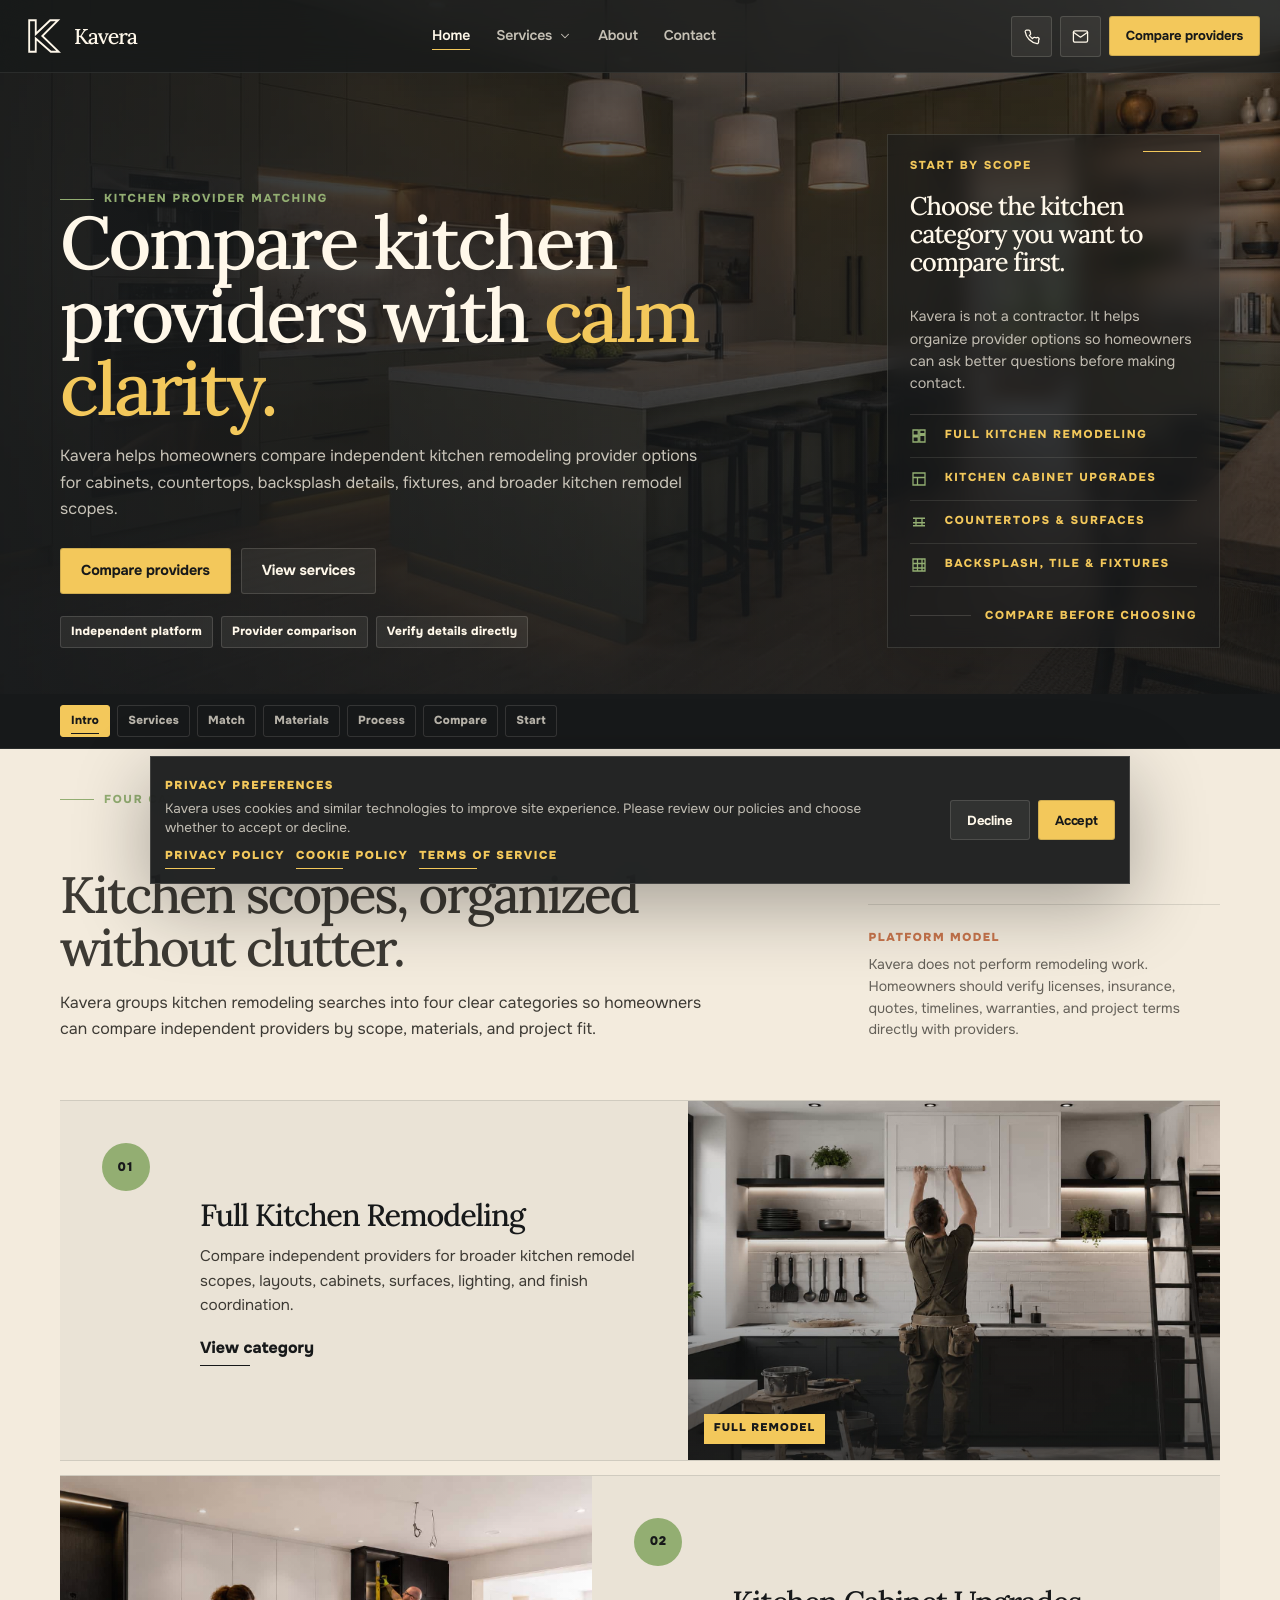
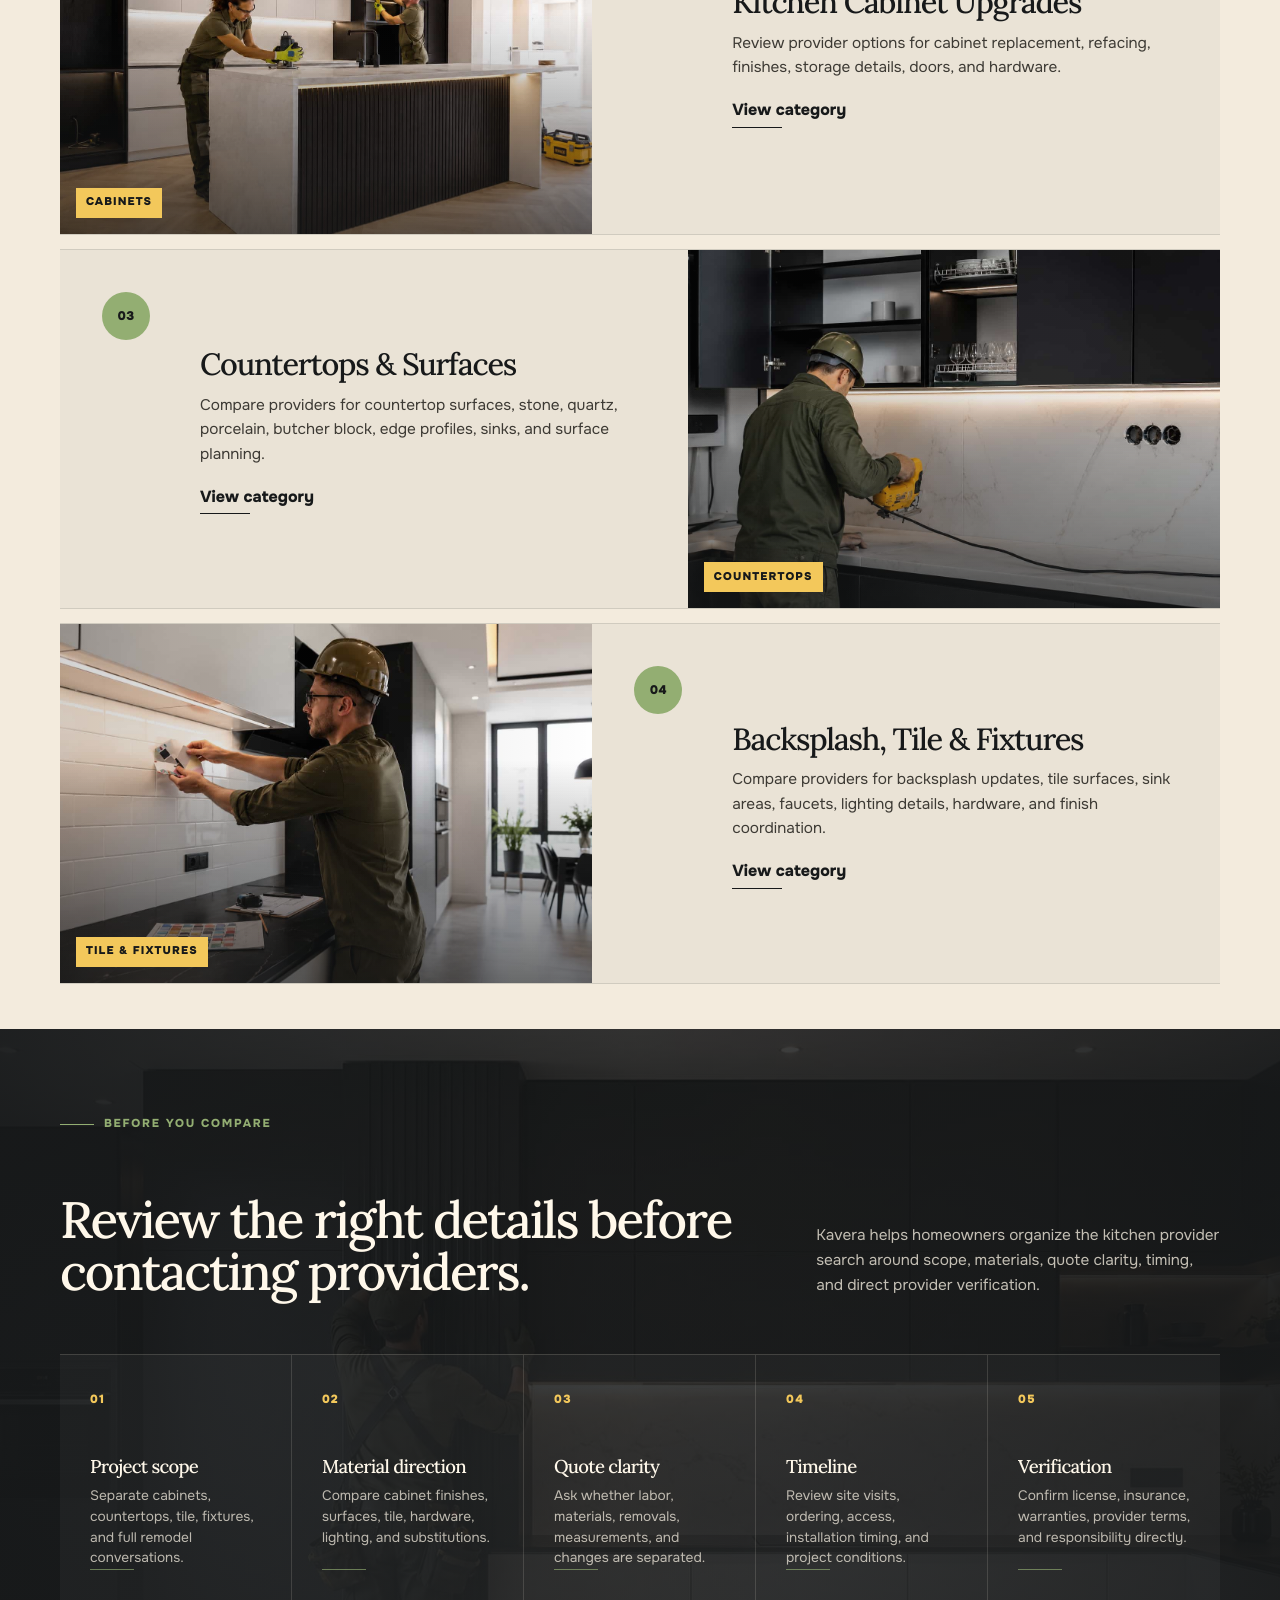
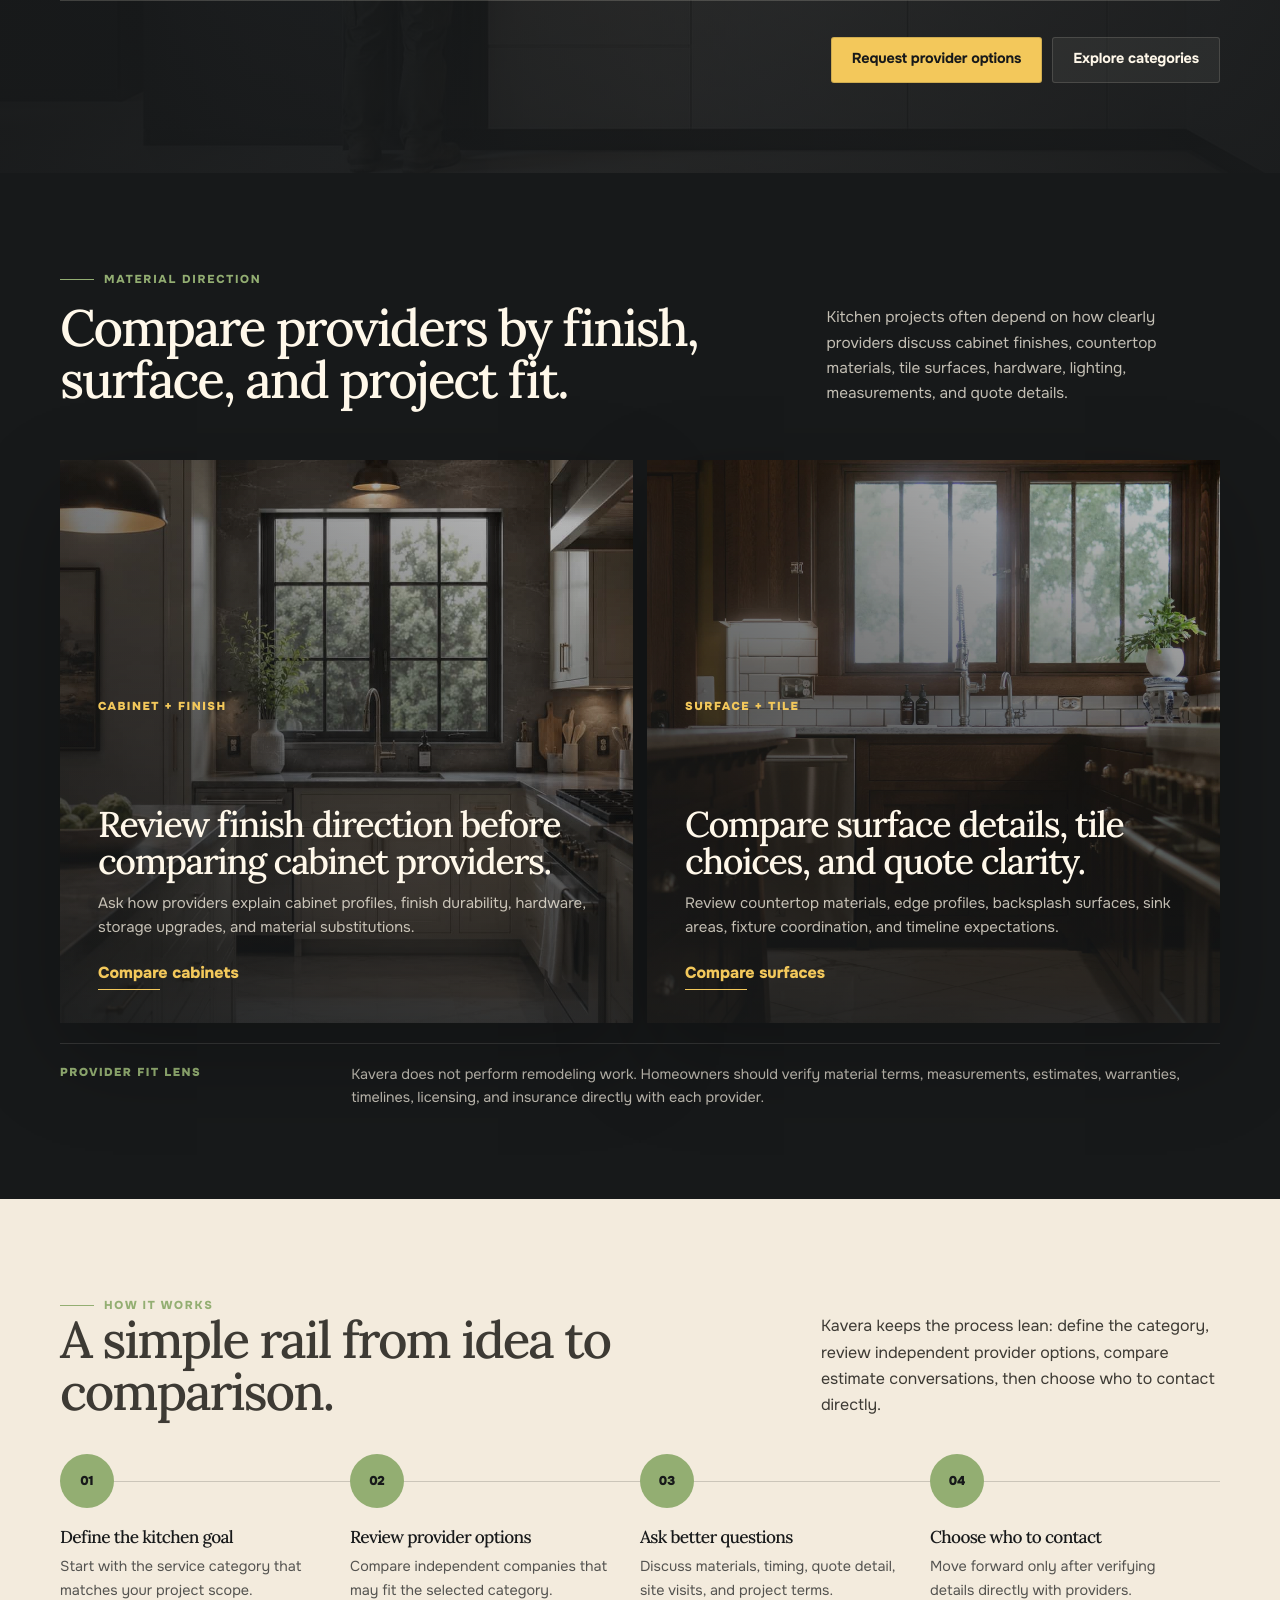
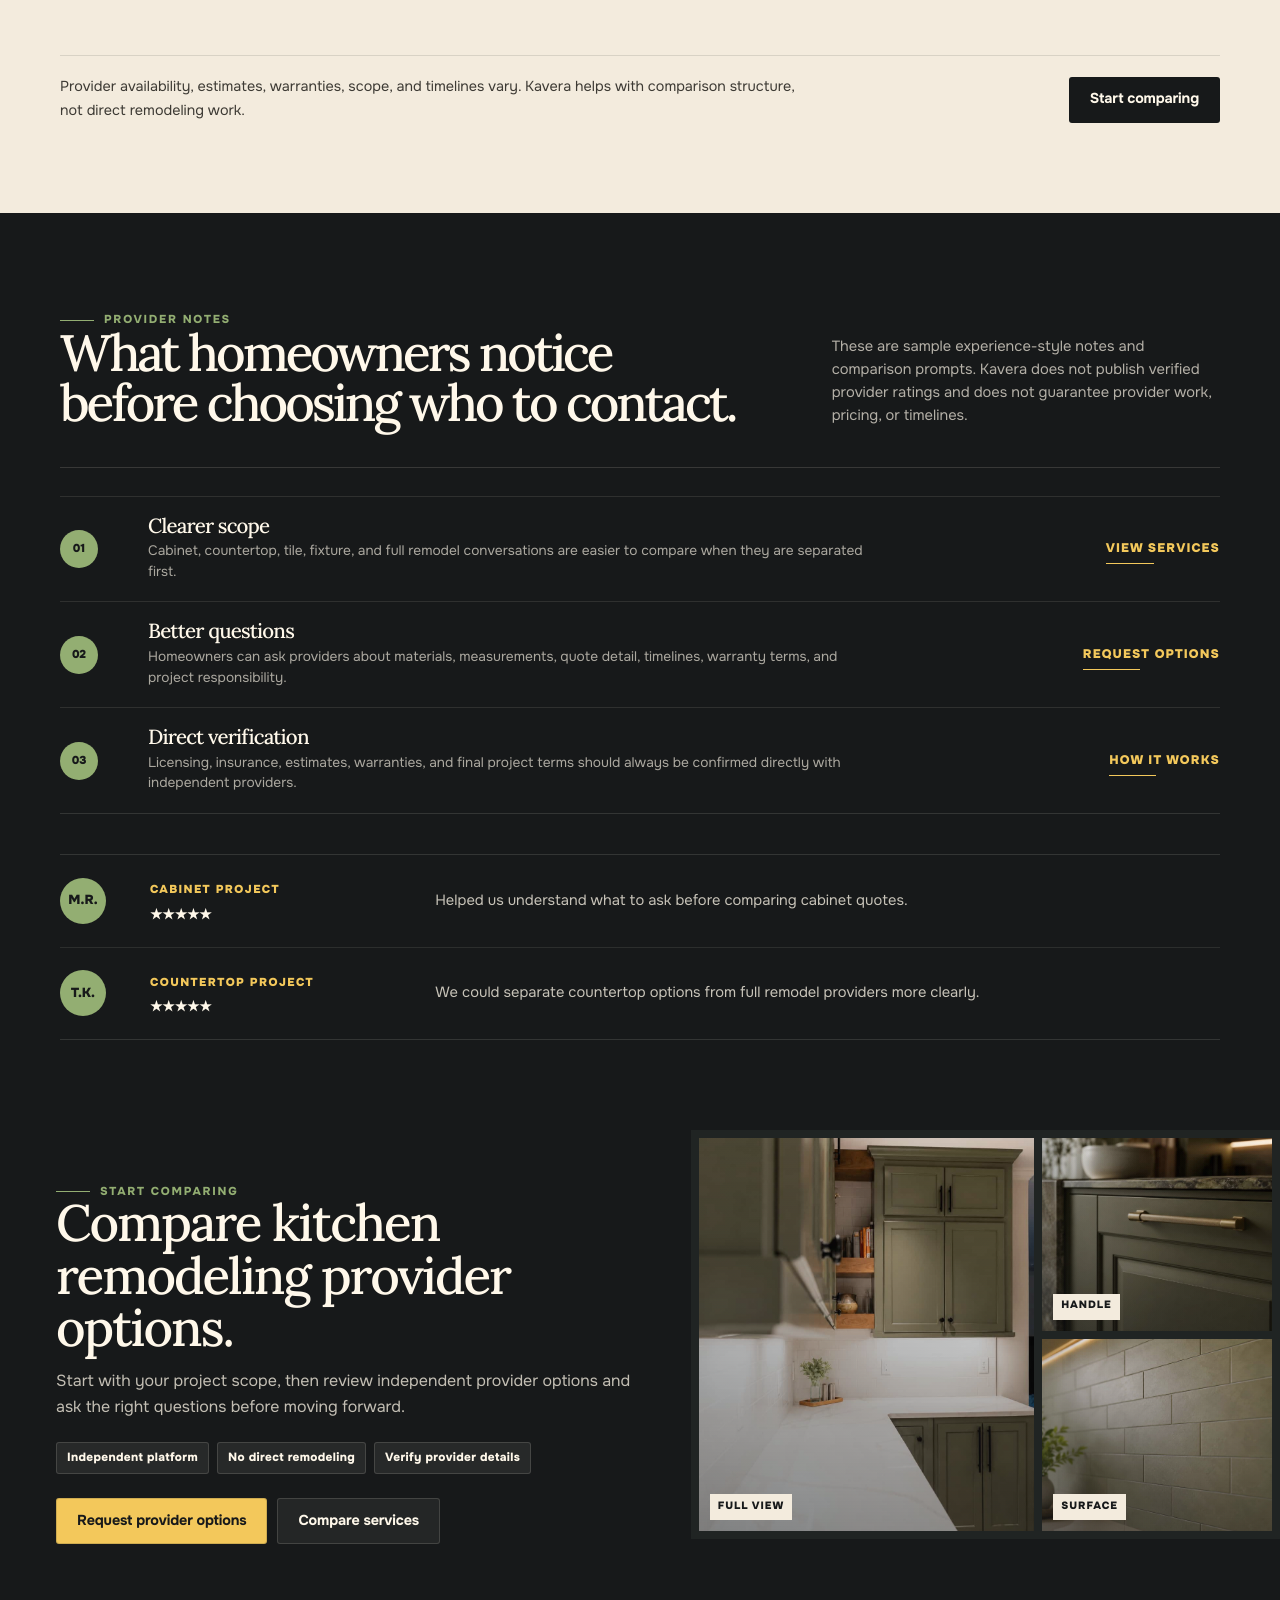
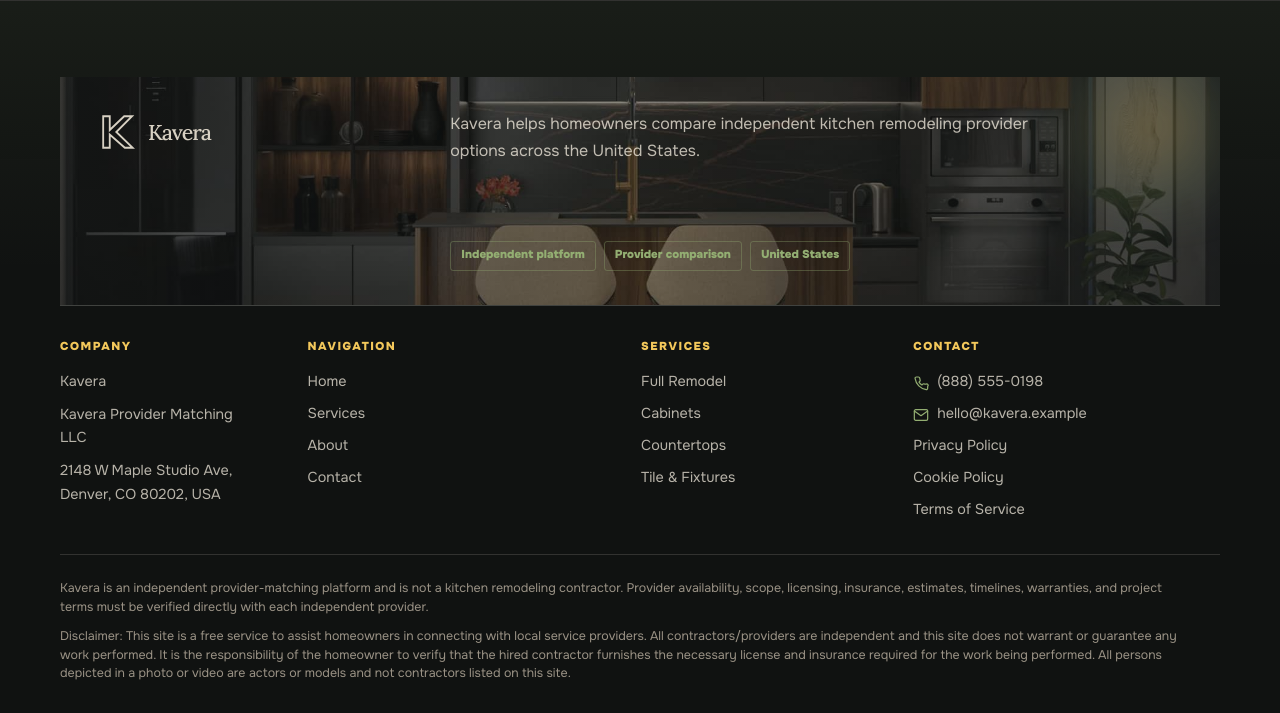
<file: index.html>
<!DOCTYPE html>
<html lang="en">

<head>
    <meta charset="UTF-8">
    <meta name="viewport" content="width=device-width, initial-scale=1.0">

    <title>Kavera | Compare Kitchen Remodeling Providers</title>
    <meta name="description"
        content="Compare independent kitchen remodeling provider options for cabinets, countertops, backsplash, fixtures, and full kitchen remodel projects.">

    <link rel="icon" type="image/svg+xml" href="./assets/icons/favicon.svg?v=10">
    <link rel="stylesheet" href="./css/style.css">
</head>

<body>
    <div data-site-header></div>

    <main id="main">
        
        <section class="page-hero home-hero" id="hero" aria-labelledby="home-hero-title">
            <div class="page-hero__bg" aria-hidden="true">
                <img src="./assets/images/hero-kitchen-main.jpg" alt="">
            </div>

            <div class="page-hero__inner">
                <div class="page-hero__content">
                    <span class="eyebrow">Kitchen provider matching</span>

                    <h1 class="home-hero__title" id="home-hero-title">
                        Compare kitchen providers with <em>calm clarity.</em>
                    </h1>

                    <p>
                        Kavera helps homeowners compare independent kitchen remodeling provider options for cabinets,
                        countertops, backsplash details, fixtures, and broader kitchen remodel scopes.
                    </p>

                    <div class="page-hero__actions" aria-label="Primary actions">
                        <a class="button" href="contact.html#request">
                            <span>Compare providers</span>
                        </a>

                        <a class="button button--ghost" href="services.html">
                            <span>View services</span>
                        </a>
                    </div>

                    <div class="page-hero__badges" aria-label="Platform notes">
                        <span class="hero-badge">Independent platform</span>
                        <span class="hero-badge">Provider comparison</span>
                        <span class="hero-badge">Verify details directly</span>
                    </div>
                </div>

                <aside class="hero-panel home-hero__panel" aria-label="Kitchen service preview">
                    <span>Start by scope</span>

                    <strong>
                        Choose the kitchen category you want to compare first.
                    </strong>

                    <p>
                        Kavera is not a contractor. It helps organize provider options so homeowners can ask better
                        questions before making contact.
                    </p>

                    <div class="home-hero__service-line">
                        <a href="full-kitchen-remodeling.html">
                            <svg viewBox="0 0 24 24" aria-hidden="true">
                                <path d="M4 4h7v7H4zM13 4h7v5h-7zM13 11h7v9h-7zM4 13h7v7H4z" fill="none"
                                    stroke="currentColor"></path>
                            </svg>
                            <span>Full Kitchen Remodeling</span>
                        </a>

                        <a href="kitchen-cabinet-upgrades.html">
                            <svg viewBox="0 0 24 24" aria-hidden="true">
                                <path d="M4 4h16v16H4zM4 10h16M10 10v10" fill="none" stroke="currentColor"></path>
                            </svg>
                            <span>Kitchen Cabinet Upgrades</span>
                        </a>

                        <a href="countertops-surfaces.html">
                            <svg viewBox="0 0 24 24" aria-hidden="true">
                                <path d="M4 7h16M4 13h16M8 7v10M16 7v10M4 17h16" fill="none" stroke="currentColor">
                                </path>
                            </svg>
                            <span>Countertops &amp; Surfaces</span>
                        </a>

                        <a href="backsplash-tile-fixtures.html">
                            <svg viewBox="0 0 24 24" aria-hidden="true">
                                <path d="M4 4h16v16H4zM4 10h16M4 16h16M10 4v16M16 4v16" fill="none"
                                    stroke="currentColor"></path>
                            </svg>
                            <span>Backsplash, Tile &amp; Fixtures</span>
                        </a>
                    </div>

                    <div class="home-hero__micro">
                        <span>Compare before choosing</span>
                    </div>
                </aside>
            </div>
        </section>

        <div data-section-nav></div>


<section class="section section--cream home-services" id="services" aria-labelledby="home-services-title">
    <div class="container">
        <div class="home-services__header">
            <span class="eyebrow">Four categories</span>

            <div class="home-services__heading">
                <h2 id="home-services-title">
                    Kitchen scopes, organized without clutter.
                </h2>

                <p>
                    Kavera groups kitchen remodeling searches into four clear categories so homeowners can
                    compare independent providers by scope, materials, and project fit.
                </p>
            </div>

            <div class="home-services__note">
                <span>Platform model</span>
                <p>
                    Kavera does not perform remodeling work. Homeowners should verify licenses, insurance,
                    quotes, timelines, warranties, and project terms directly with providers.
                </p>
            </div>
        </div>

        <div class="home-services__split-list" data-home-service-split></div>
    </div>
</section>

    
    <section class="home-match home-match-rail" id="match" aria-labelledby="home-match-title">
        <div class="home-match-rail__bg" aria-hidden="true">
            <img src="./assets/images/detail-sink.jpg" alt="">
        </div>
    
        <div class="container">
            <div class="home-match-rail__header">
                <span class="eyebrow">Before you compare</span>
    
                <h2 id="home-match-title">
                    Review the right details before contacting providers.
                </h2>
    
                <p>
                    Kavera helps homeowners organize the kitchen provider search around scope, materials,
                    quote clarity, timing, and direct provider verification.
                </p>
            </div>
    
            <div class="home-match-rail__list" aria-label="Kitchen provider comparison factors">
                <article class="home-match-rail__item">
                    <span>01</span>
                    <h3>Project scope</h3>
                    <p>Separate cabinets, countertops, tile, fixtures, and full remodel conversations.</p>
                </article>
    
                <article class="home-match-rail__item">
                    <span>02</span>
                    <h3>Material direction</h3>
                    <p>Compare cabinet finishes, surfaces, tile, hardware, lighting, and substitutions.</p>
                </article>
    
                <article class="home-match-rail__item">
                    <span>03</span>
                    <h3>Quote clarity</h3>
                    <p>Ask whether labor, materials, removals, measurements, and changes are separated.</p>
                </article>
    
                <article class="home-match-rail__item">
                    <span>04</span>
                    <h3>Timeline</h3>
                    <p>Review site visits, ordering, access, installation timing, and project conditions.</p>
                </article>
    
                <article class="home-match-rail__item">
                    <span>05</span>
                    <h3>Verification</h3>
                    <p>Confirm license, insurance, warranties, provider terms, and responsibility directly.</p>
                </article>
            </div>
    
            <div class="home-match-rail__bottom">
                <a class="button" href="contact.html#request">
                    <span>Request provider options</span>
                </a>
    
                <a class="button button--ghost" href="services.html">
                    <span>Explore categories</span>
                </a>
            </div>
        </div>
    </section>

    
    <section class="section section--dark home-materials" id="materials" aria-labelledby="home-materials-title">
        <div class="container">
            <div class="home-materials__header">
                <span class="eyebrow">Material direction</span>
    
                <div class="home-materials__heading">
                    <h2 id="home-materials-title">
                        Compare providers by finish, surface, and project fit.
                    </h2>
    
                    <p>
                        Kitchen projects often depend on how clearly providers discuss cabinet finishes,
                        countertop materials, tile surfaces, hardware, lighting, measurements, and quote details.
                    </p>
                </div>
            </div>
    
            <div class="home-materials__cards" aria-label="Kitchen material comparison directions">
                <article class="home-material-card">
                    <img src="./assets/images/material-sage-cabinet.jpg" alt="Sage kitchen cabinet and warm material detail"
                        loading="lazy">
    
                    <div class="home-material-card__content">
                        <span>Cabinet + finish</span>
    
                        <h3>
                            Review finish direction before comparing cabinet providers.
                        </h3>
    
                        <p>
                            Ask how providers explain cabinet profiles, finish durability, hardware,
                            storage upgrades, and material substitutions.
                        </p>
    
                        <a class="text-link" href="kitchen-cabinet-upgrades.html">
                            Compare cabinets
                        </a>
                    </div>
                </article>
    
                <article class="home-material-card">
                    <img src="./assets/images/card-kotchen.jpg" alt="Stone countertop and tile material detail"
                        loading="lazy">
    
                    <div class="home-material-card__content">
                        <span>Surface + tile</span>
    
                        <h3>
                            Compare surface details, tile choices, and quote clarity.
                        </h3>
    
                        <p>
                            Review countertop materials, edge profiles, backsplash surfaces,
                            sink areas, fixture coordination, and timeline expectations.
                        </p>
    
                        <a class="text-link" href="countertops-surfaces.html">
                            Compare surfaces
                        </a>
                    </div>
                </article>
            </div>
    
            <div class="home-materials__bottom">
                <span>Provider fit lens</span>
    
                <p>
                    Kavera does not perform remodeling work. Homeowners should verify material terms,
                    measurements, estimates, warranties, timelines, licensing, and insurance directly with each provider.
                </p>
            </div>
        </div>
    </section>

        
        <section class="section section--cream home-process" id="process" aria-labelledby="home-process-title">
            <div class="container">
                <div class="home-process__top">
                    <div>
                        <span class="eyebrow">How it works</span>

                        <h2 id="home-process-title">
                            A simple rail from idea to comparison.
                        </h2>
                    </div>

                    <p>
                        Kavera keeps the process lean: define the category, review independent provider options,
                        compare estimate conversations, then choose who to contact directly.
                    </p>
                </div>

                <div class="process-rail" aria-label="Kavera comparison process">
                    <article class="process-step">
                        <span class="process-step__number">01</span>
                        <h3>Define the kitchen goal</h3>
                        <p>Start with the service category that matches your project scope.</p>
                    </article>

                    <article class="process-step">
                        <span class="process-step__number">02</span>
                        <h3>Review provider options</h3>
                        <p>Compare independent companies that may fit the selected category.</p>
                    </article>

                    <article class="process-step">
                        <span class="process-step__number">03</span>
                        <h3>Ask better questions</h3>
                        <p>Discuss materials, timing, quote detail, site visits, and project terms.</p>
                    </article>

                    <article class="process-step">
                        <span class="process-step__number">04</span>
                        <h3>Choose who to contact</h3>
                        <p>Move forward only after verifying details directly with providers.</p>
                    </article>
                </div>

                <div class="home-process__bottom">
                    <p>
                        Provider availability, estimates, warranties, scope, and timelines vary. Kavera helps with
                        comparison structure, not direct remodeling work.
                    </p>

                    <a class="button button--dark" href="contact.html#request">
                        <span>Start comparing</span>
                    </a>
                </div>
            </div>
        </section>

    
    <section class="section section--dark home-trust" id="compare" aria-labelledby="home-trust-title">
        <div class="container">
            <div class="home-trust__head">
                <div class="home-trust__title">
                    <span class="eyebrow">Provider notes</span>
    
                    <h2 id="home-trust-title">
                        What homeowners notice before choosing who to contact.
                    </h2>
                </div>
    
                <p>
                    These are sample experience-style notes and comparison prompts. Kavera does not publish
                    verified provider ratings and does not guarantee provider work, pricing, or timelines.
                </p>
            </div>
    
            <div class="home-trust__rail" aria-label="Kitchen provider comparison prompts">
                <article class="home-trust__item">
                    <span>01</span>
    
                    <div>
                        <h3>Clearer scope</h3>
                        <p>
                            Cabinet, countertop, tile, fixture, and full remodel conversations are easier to compare
                            when they are separated first.
                        </p>
                    </div>
    
                    <a href="services.html">View services</a>
                </article>
    
                <article class="home-trust__item">
                    <span>02</span>
    
                    <div>
                        <h3>Better questions</h3>
                        <p>
                            Homeowners can ask providers about materials, measurements, quote detail, timelines,
                            warranty terms, and project responsibility.
                        </p>
                    </div>
    
                    <a href="contact.html#request">Request options</a>
                </article>
    
                <article class="home-trust__item">
                    <span>03</span>
    
                    <div>
                        <h3>Direct verification</h3>
                        <p>
                            Licensing, insurance, estimates, warranties, and final project terms should always be
                            confirmed directly with independent providers.
                        </p>
                    </div>
    
                    <a href="about.html">How it works</a>
                </article>
            </div>
    
            <div class="home-proof" aria-label="Sample experience-style social proof">
                <article class="home-proof__row">
                    <span class="home-proof__avatar">M.R.</span>
    
                    <div class="home-proof__meta">
                        <span>Cabinet project</span>
                        <strong>★★★★★</strong>
                    </div>
    
                    <p>
                        Helped us understand what to ask before comparing cabinet quotes.
                    </p>
                </article>
    
                <article class="home-proof__row">
                    <span class="home-proof__avatar">T.K.</span>
    
                    <div class="home-proof__meta">
                        <span>Countertop project</span>
                        <strong>★★★★★</strong>
                    </div>
    
                    <p>
                        We could separate countertop options from full remodel providers more clearly.
                    </p>
                </article>
            </div>
        </div>
    </section>

        
        <section class="compact-cta home-cta" id="start" aria-labelledby="home-cta-title">
            <div class="compact-cta__inner">
                <div class="compact-cta__content">
                    <span class="eyebrow">Start comparing</span>

                    <h2 id="home-cta-title">
                        Compare kitchen remodeling provider options.
                    </h2>

                    <p>
                        Start with your project scope, then review independent provider options and ask the right
                        questions before moving forward.
                    </p>

                    <div class="compact-cta__badges">
                        <span class="badge">Independent platform</span>
                        <span class="badge">No direct remodeling</span>
                        <span class="badge">Verify provider details</span>
                    </div>

                    <div class="compact-cta__actions">
                        <a class="button" href="contact.html#request">
                            <span>Request provider options</span>
                        </a>

                        <a class="button button--ghost" href="services.html">
                            <span>Compare services</span>
                        </a>
                    </div>
                </div>

                <div class="compact-cta__media" aria-label="Kitchen detail mosaic">
                    <figure class="home-cta__piece">
                        <img src="./assets/images/cta-kitchen-mosaic.jpg" alt="Premium full kitchen view"
                            loading="lazy">
                        <span class="home-cta__label">Full view</span>
                    </figure>

                    <figure class="home-cta__piece">
                        <img src="./assets/images/material-brass-handle.jpg" alt="Kitchen cabinet handle detail"
                            loading="lazy">
                        <span class="home-cta__label">Handle</span>
                    </figure>

                    <figure class="home-cta__piece">
                        <img src="./assets/images/material-marble.jpg" alt="Kitchen countertop surface detail"
                            loading="lazy">
                        <span class="home-cta__label">Surface</span>
                    </figure>
                </div>
            </div>
        </section>
    </main>

    <div data-site-footer></div>
    <div data-policy-banner></div>

    <script src="./js/config.js"></script>
    <script src="./js/main.js"></script>
    <script src="./js/home.js"></script>
</body>

</html>
</file>
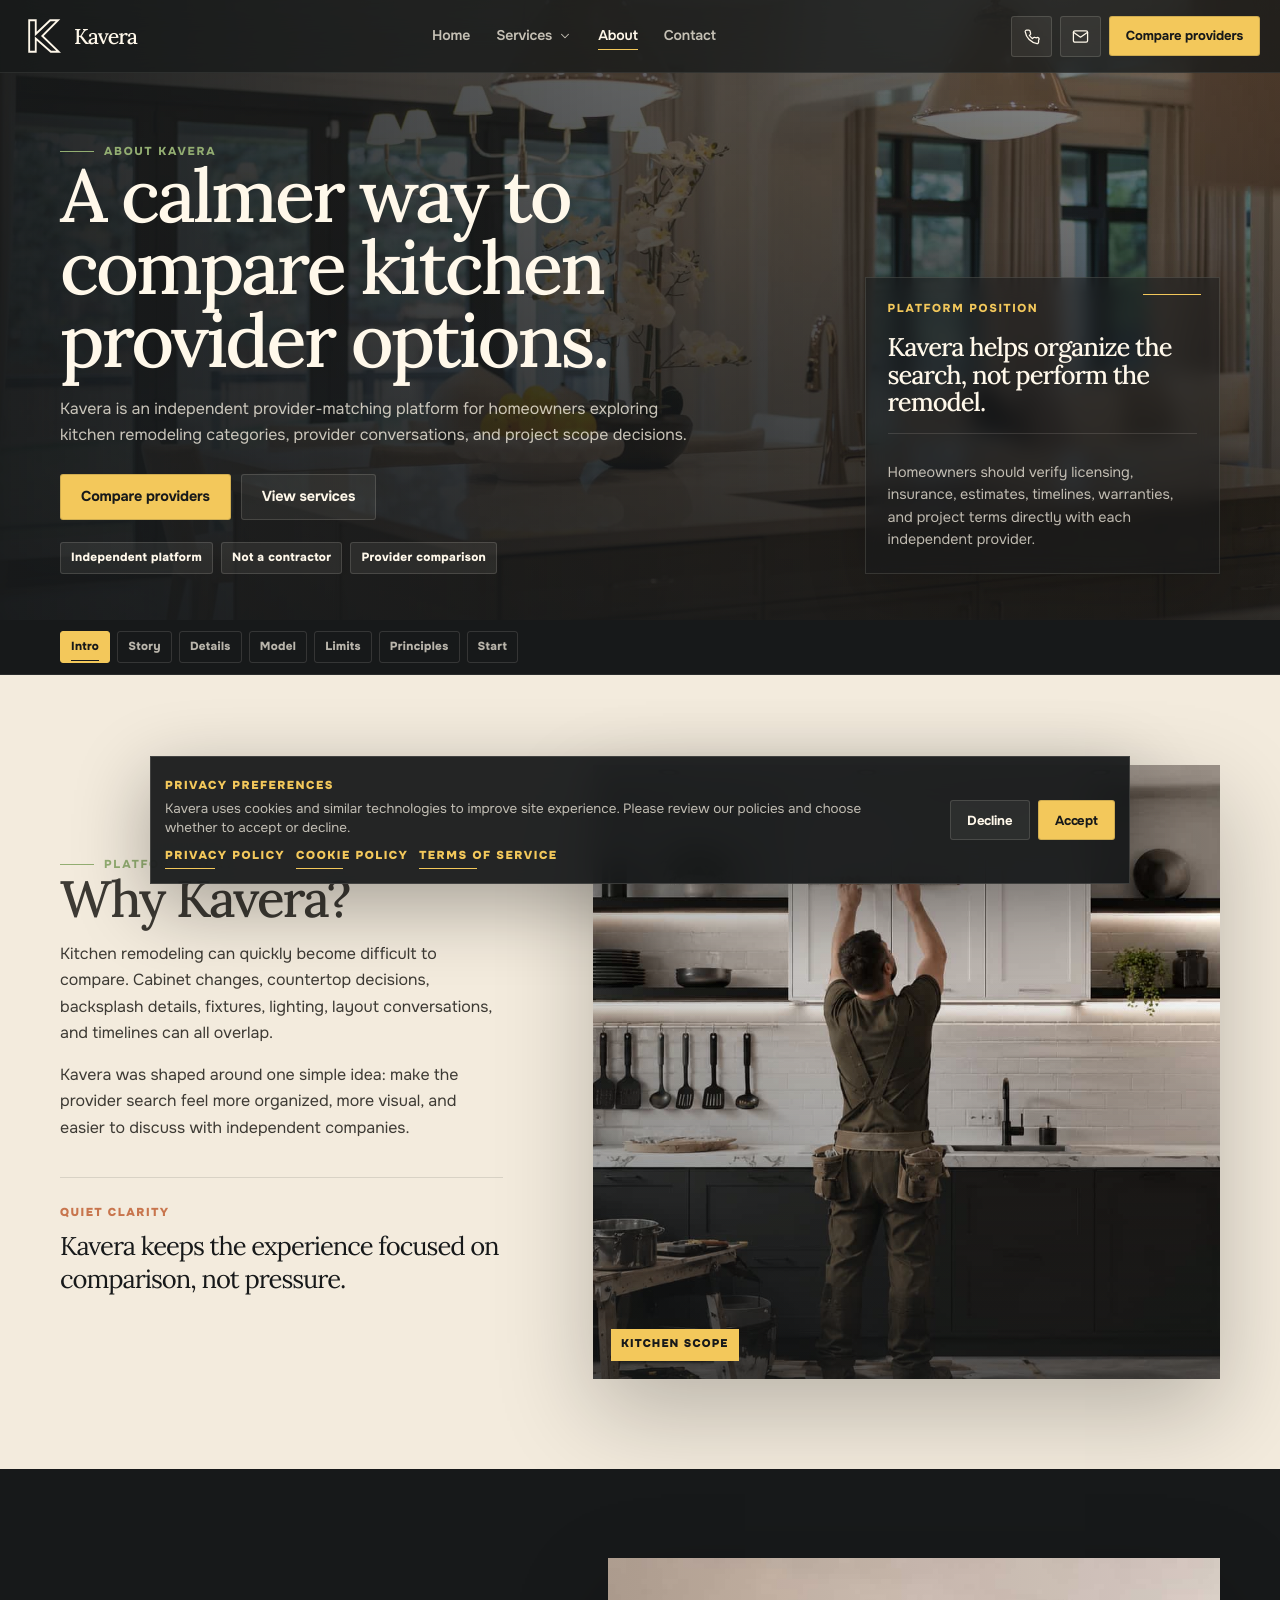
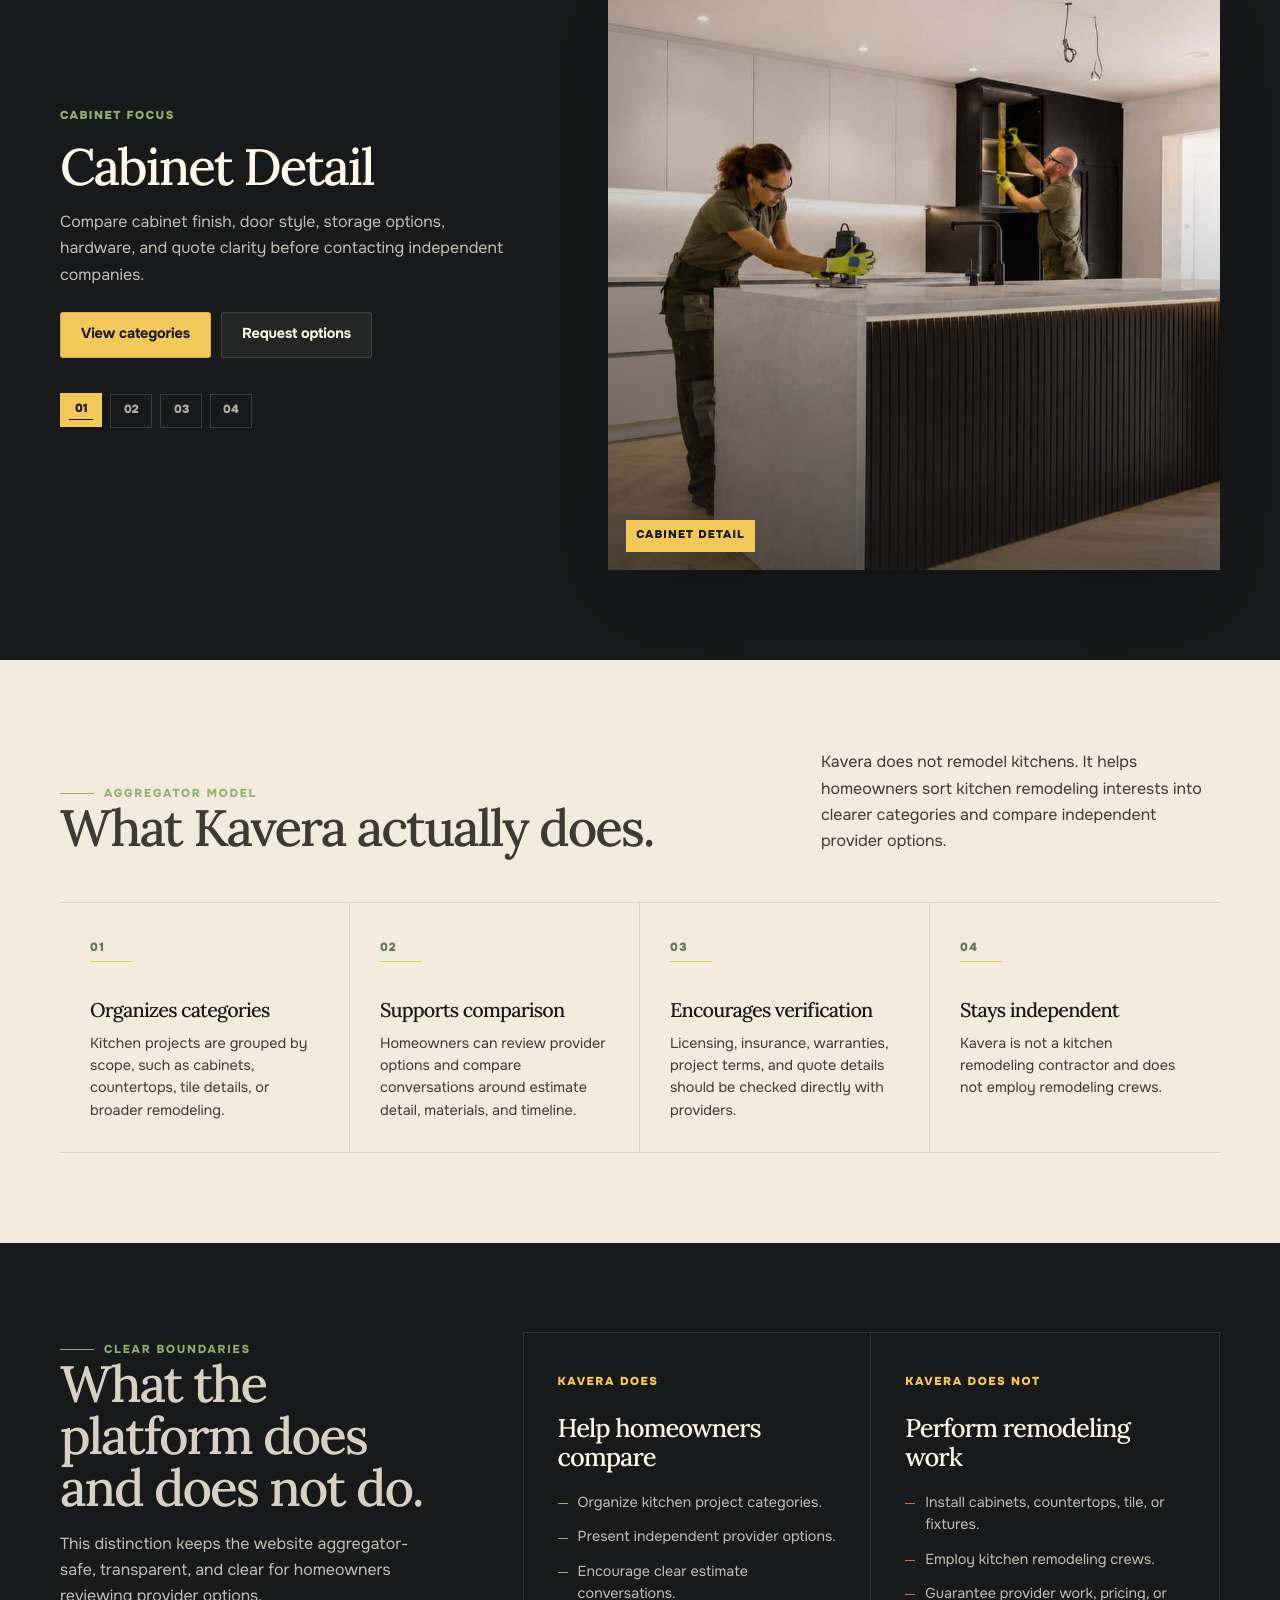
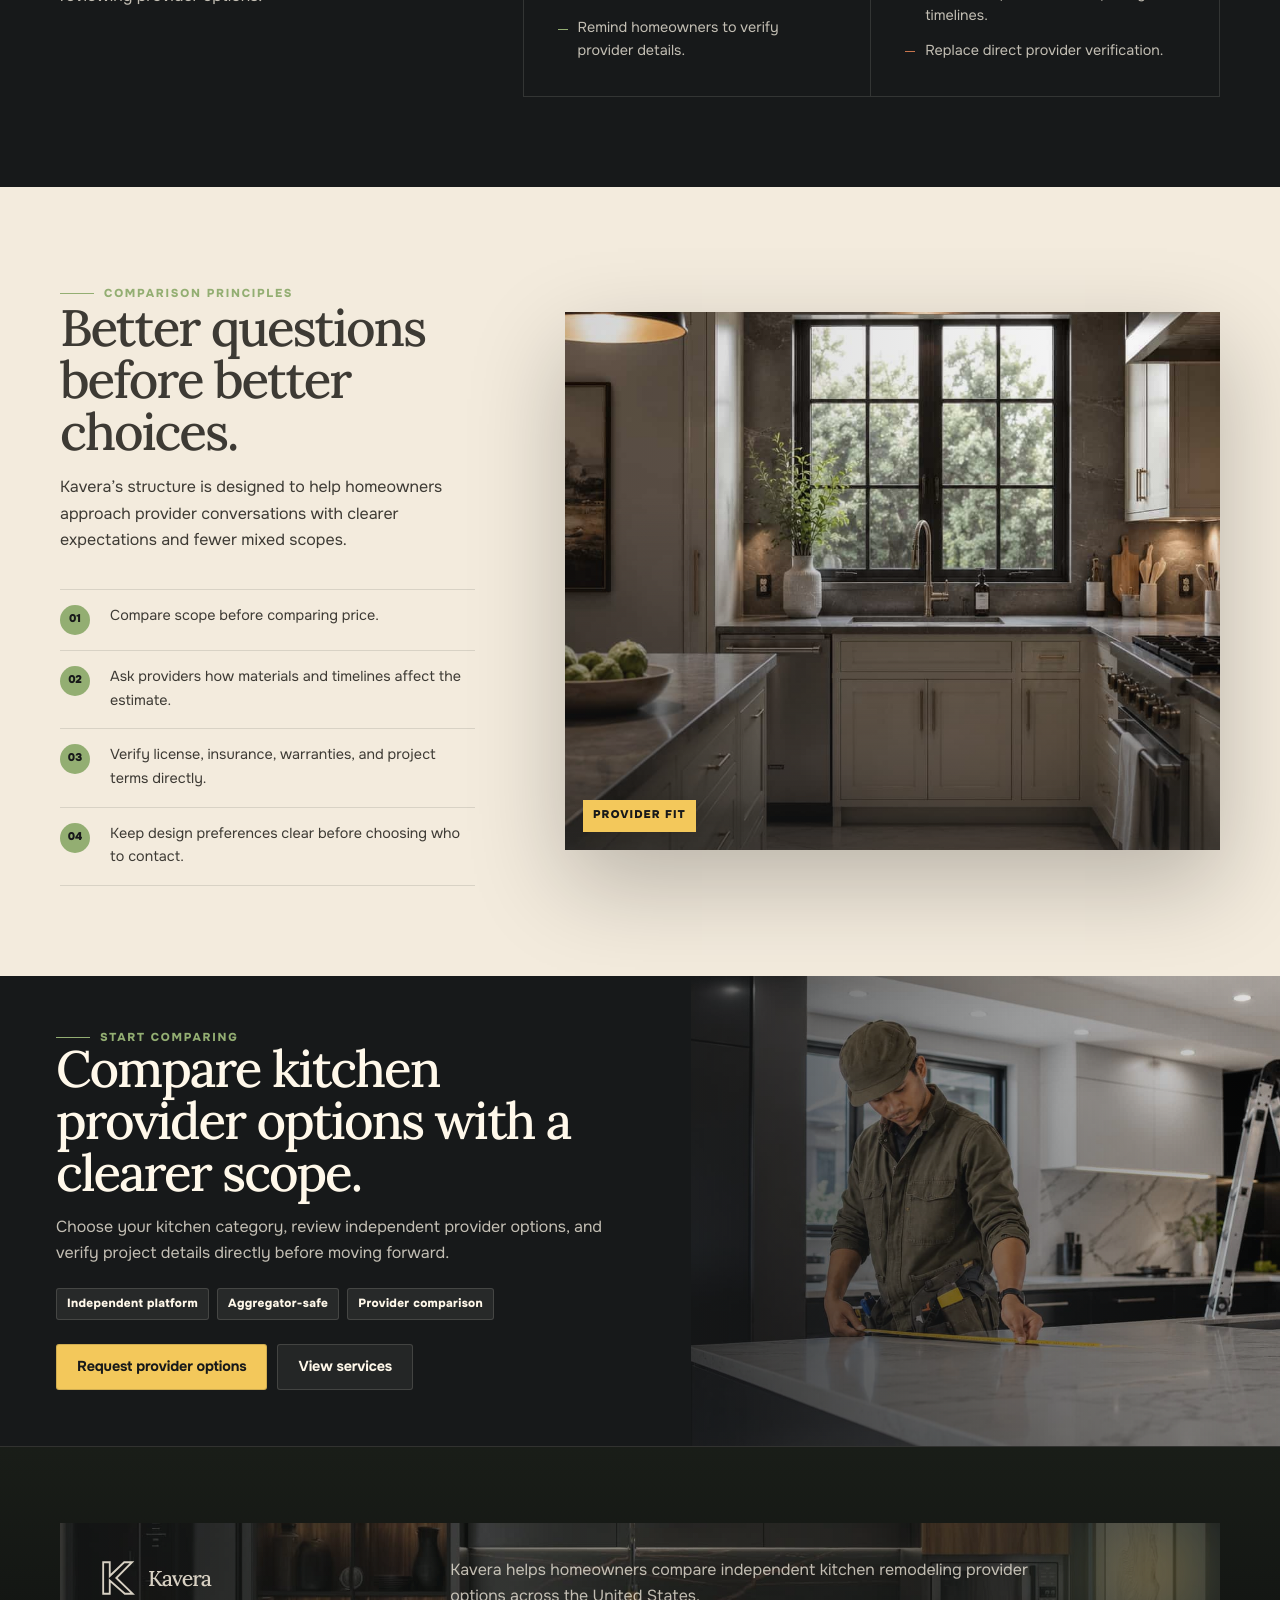
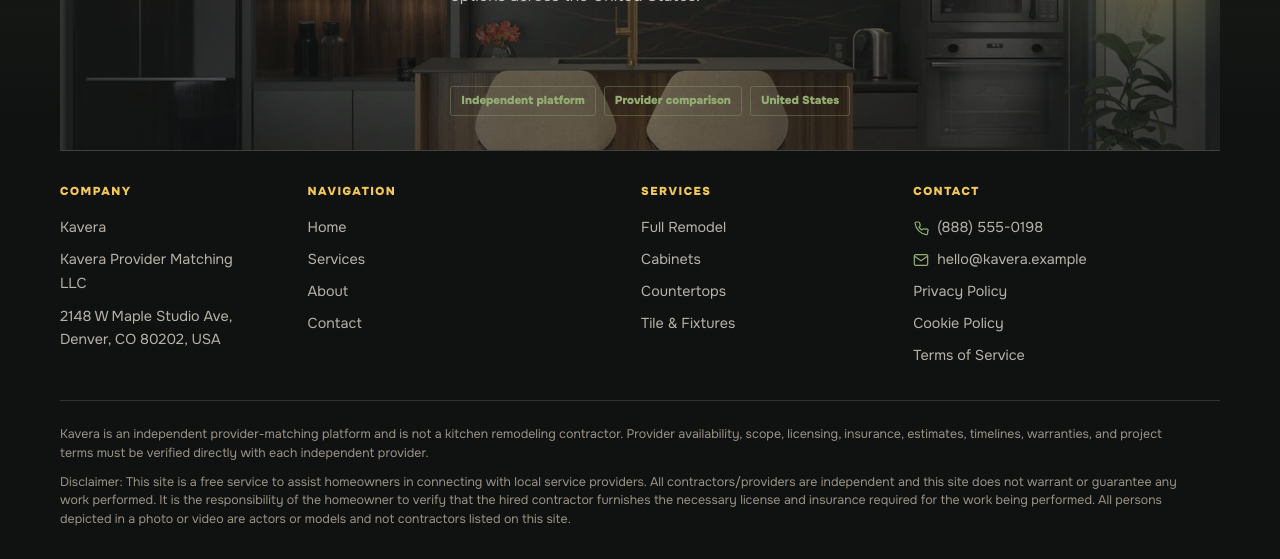
<file: about.html>
<!DOCTYPE html>
<html lang="en">

<head>
    <meta charset="UTF-8">
    <meta name="viewport" content="width=device-width, initial-scale=1.0">

    <title>About Kavera | Kitchen Provider Matching Platform</title>
    <meta name="description"
        content="Learn how Kavera helps homeowners compare local kitchen remodeling providers while staying independent from direct remodeling services.">

    <link rel="icon" type="image/svg+xml" href="./assets/icons/favicon.svg?v=10">
    <link rel="stylesheet" href="./css/style.css">
</head>

<body>
    <div data-site-header></div>

    <main id="main">
        
        <section class="page-hero about-hero" id="hero" aria-labelledby="about-hero-title">
            <div class="page-hero__bg" aria-hidden="true">
                <img src="./assets/images/hero-about-2.jpg" alt="">
            </div>

            <div class="page-hero__inner">
                <div class="page-hero__content">
                    <span class="eyebrow">About Kavera</span>

                    <h1 id="about-hero-title">
                        A calmer way to compare kitchen provider options.
                    </h1>

                    <p>
                        Kavera is an independent provider-matching platform for homeowners exploring kitchen remodeling
                        categories, provider conversations, and project scope decisions.
                    </p>

                    <div class="page-hero__actions">
                        <a class="button" href="contact.html#request">
                            <span>Compare providers</span>
                        </a>

                        <a class="button button--ghost" href="services.html">
                            <span>View services</span>
                        </a>
                    </div>

                    <div class="page-hero__badges">
                        <span class="hero-badge">Independent platform</span>
                        <span class="hero-badge">Not a contractor</span>
                        <span class="hero-badge">Provider comparison</span>
                    </div>
                </div>

                <aside class="hero-panel about-hero__panel" aria-label="Kavera platform note">
                    <span>Platform position</span>

                    <strong>
                        Kavera helps organize the search, not perform the remodel.
                    </strong>

                    <div class="about-hero__line" aria-hidden="true"></div>

                    <p>
                        Homeowners should verify licensing, insurance, estimates, timelines, warranties,
                        and project terms directly with each independent provider.
                    </p>
                </aside>
            </div>
        </section>

        <div data-section-nav></div>

        
        <section class="section section--cream about-story" id="story" aria-labelledby="about-story-title">
            <div class="container">
                <div class="about-story__grid">
                    <div class="about-story__content">
                        <span class="eyebrow">Platform story</span>

                        <h2 id="about-story-title">
                            Why Kavera?
                        </h2>

                        <p>
                            Kitchen remodeling can quickly become difficult to compare. Cabinet changes, countertop
                            decisions, backsplash details, fixtures, lighting, layout conversations, and timelines can
                            all overlap.
                        </p>

                        <p>
                            Kavera was shaped around one simple idea: make the provider search feel more organized,
                            more visual, and easier to discuss with independent companies.
                        </p>

                        <div class="about-story__quote">
                            <span>Quiet clarity</span>
                            <p>
                                Kavera keeps the experience focused on comparison, not pressure.
                            </p>
                        </div>
                    </div>

                    <figure class="about-story__image">
                        <img src="./assets/images/service-full-kitchen.jpg"
                            alt="Premium kitchen interior with warm finishes" loading="lazy">
                        <span>Kitchen scope</span>
                    </figure>
                </div>
            </div>
        </section>

        
        <section class="section section--dark about-slideshow" id="slideshow" aria-labelledby="about-slideshow-title">
            <div class="container">
                <div class="about-slideshow__grid">
                    <div class="about-slideshow__content">
                        <span class="about-slideshow__label" data-about-slide-label>
                            Cabinet focus
                        </span>

                        <h2 class="about-slideshow__title" id="about-slideshow-title" data-about-slide-title>
                            Cabinet Detail
                        </h2>

                        <p class="about-slideshow__text" data-about-slide-text>
                            Compare cabinet finish, door style, storage options, hardware, and quote clarity before
                            contacting independent companies.
                        </p>

                        <div class="about-slideshow__actions">
                            <a class="button" href="services.html">
                                <span>View categories</span>
                            </a>

                            <a class="button button--ghost" href="contact.html#request">
                                <span>Request options</span>
                            </a>
                        </div>

                        <div class="about-slideshow__dots" aria-label="Kitchen detail slideshow controls">
                            <button class="about-slide-dot is-active" type="button" data-about-slide="0"
                                aria-label="Show cabinet detail slide">
                                01
                            </button>

                            <button class="about-slide-dot" type="button" data-about-slide="1"
                                aria-label="Show surface planning slide">
                                02
                            </button>

                            <button class="about-slide-dot" type="button" data-about-slide="2"
                                aria-label="Show fixture layers slide">
                                03
                            </button>

                            <button class="about-slide-dot" type="button" data-about-slide="3"
                                aria-label="Show project scope slide">
                                04
                            </button>
                        </div>
                    </div>

                    <figure class="about-slideshow__image">
                        <img src="./assets/images/service-cabinets.jpg" alt="Cabinet detail in a premium kitchen"
                            loading="lazy" data-about-slide-image>

                        <span class="about-slideshow__tag" data-about-slide-tag>
                            Cabinet detail
                        </span>
                    </figure>
                </div>
            </div>
        </section>

        
        <section class="section section--cream about-model" id="model" aria-labelledby="about-model-title">
            <div class="container">
                <div class="about-model__top">
                    <div>
                        <span class="eyebrow">Aggregator model</span>

                        <h2 id="about-model-title">
                            What Kavera actually does.
                        </h2>
                    </div>

                    <p>
                        Kavera does not remodel kitchens. It helps homeowners sort kitchen remodeling interests into
                        clearer categories and compare independent provider options.
                    </p>
                </div>

                <div class="about-model__rail" aria-label="Kavera platform model">
                    <article class="about-model__item">
                        <span>01</span>
                        <h3>Organizes categories</h3>
                        <p>
                            Kitchen projects are grouped by scope, such as cabinets, countertops, tile details,
                            or broader remodeling.
                        </p>
                    </article>

                    <article class="about-model__item">
                        <span>02</span>
                        <h3>Supports comparison</h3>
                        <p>
                            Homeowners can review provider options and compare conversations around estimate detail,
                            materials, and timeline.
                        </p>
                    </article>

                    <article class="about-model__item">
                        <span>03</span>
                        <h3>Encourages verification</h3>
                        <p>
                            Licensing, insurance, warranties, project terms, and quote details should be checked
                            directly
                            with providers.
                        </p>
                    </article>

                    <article class="about-model__item">
                        <span>04</span>
                        <h3>Stays independent</h3>
                        <p>
                            Kavera is not a kitchen remodeling contractor and does not employ remodeling crews.
                        </p>
                    </article>
                </div>
            </div>
        </section>

        
        <section class="section section--dark about-limits" id="limits" aria-labelledby="about-limits-title">
            <div class="container">
                <div class="about-limits__grid">
                    <div class="about-limits__intro">
                        <span class="eyebrow">Clear boundaries</span>

                        <h2 id="about-limits-title">
                            What the platform does and does not do.
                        </h2>

                        <p>
                            This distinction keeps the website aggregator-safe, transparent, and clear for homeowners
                            reviewing provider options.
                        </p>
                    </div>

                    <div class="about-limits__split">
                        <article class="about-limits__column">
                            <span>Kavera does</span>

                            <h3>Help homeowners compare</h3>

                            <ul>
                                <li>Organize kitchen project categories.</li>
                                <li>Present independent provider options.</li>
                                <li>Encourage clear estimate conversations.</li>
                                <li>Remind homeowners to verify provider details.</li>
                            </ul>
                        </article>

                        <article class="about-limits__column about-limits__column--not">
                            <span>Kavera does not</span>

                            <h3>Perform remodeling work</h3>

                            <ul>
                                <li>Install cabinets, countertops, tile, or fixtures.</li>
                                <li>Employ kitchen remodeling crews.</li>
                                <li>Guarantee provider work, pricing, or timelines.</li>
                                <li>Replace direct provider verification.</li>
                            </ul>
                        </article>
                    </div>
                </div>
            </div>
        </section>

        
        <section class="section section--cream about-principles" id="principles"
            aria-labelledby="about-principles-title">
            <div class="container">
                <div class="about-principles__grid">
                    <div class="about-principles__content">
                        <span class="eyebrow">Comparison principles</span>

                        <h2 id="about-principles-title">
                            Better questions before better choices.
                        </h2>

                        <p>
                            Kavera’s structure is designed to help homeowners approach provider conversations with
                            clearer expectations and fewer mixed scopes.
                        </p>

                        <ul class="about-principles__list">
                            <li>
                                <span>01</span>
                                <p>Compare scope before comparing price.</p>
                            </li>

                            <li>
                                <span>02</span>
                                <p>Ask providers how materials and timelines affect the estimate.</p>
                            </li>

                            <li>
                                <span>03</span>
                                <p>Verify license, insurance, warranties, and project terms directly.</p>
                            </li>

                            <li>
                                <span>04</span>
                                <p>Keep design preferences clear before choosing who to contact.</p>
                            </li>
                        </ul>
                    </div>

                    <figure class="about-principles__image">
                        <img src="./assets/images/material-sage-cabinet.jpg"
                            alt="Sage cabinet kitchen detail with premium finish" loading="lazy">
                        <span>Provider fit</span>
                    </figure>
                </div>
            </div>
        </section>

        
        <section class="compact-cta about-cta" id="start" aria-labelledby="about-cta-title">
            <div class="compact-cta__inner">
                <div class="compact-cta__content">
                    <span class="eyebrow">Start comparing</span>

                    <h2 id="about-cta-title">
                        Compare kitchen provider options with a clearer scope.
                    </h2>

                    <p>
                        Choose your kitchen category, review independent provider options, and verify project details
                        directly before moving forward.
                    </p>

                    <div class="compact-cta__badges">
                        <span class="badge">Independent platform</span>
                        <span class="badge">Aggregator-safe</span>
                        <span class="badge">Provider comparison</span>
                    </div>

                    <div class="compact-cta__actions">
                        <a class="button" href="contact.html#request">
                            <span>Request provider options</span>
                        </a>

                        <a class="button button--ghost" href="services.html">
                            <span>View services</span>
                        </a>
                    </div>
                </div>

                <div class="compact-cta__media">
                    <img src="./assets/images/hero-about.jpg" alt="Premium kitchen interior detail" loading="lazy">
                </div>
            </div>
        </section>
    </main>

    <div data-site-footer></div>
    <div data-policy-banner></div>

    <script src="./js/config.js"></script>
    <script src="./js/main.js"></script>
    <script src="./js/about.js"></script>
</body>

</html>
</file>
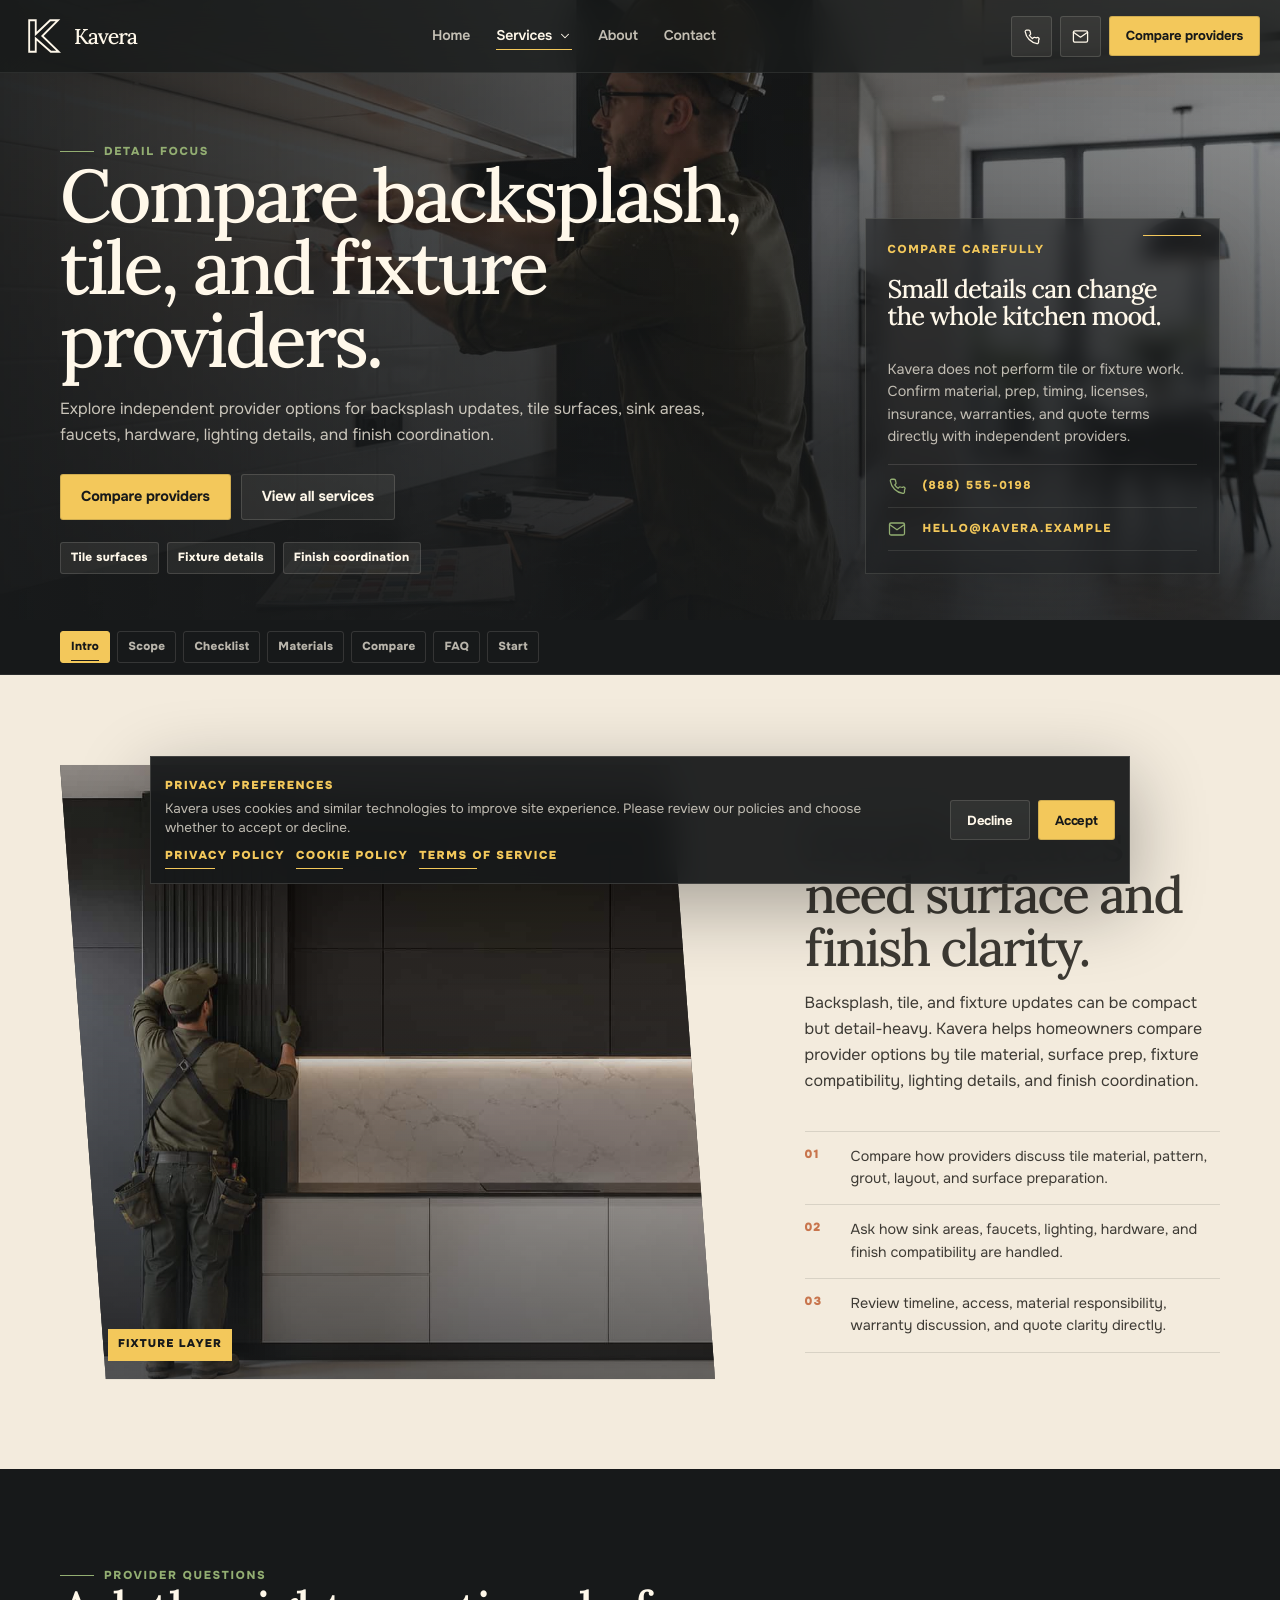
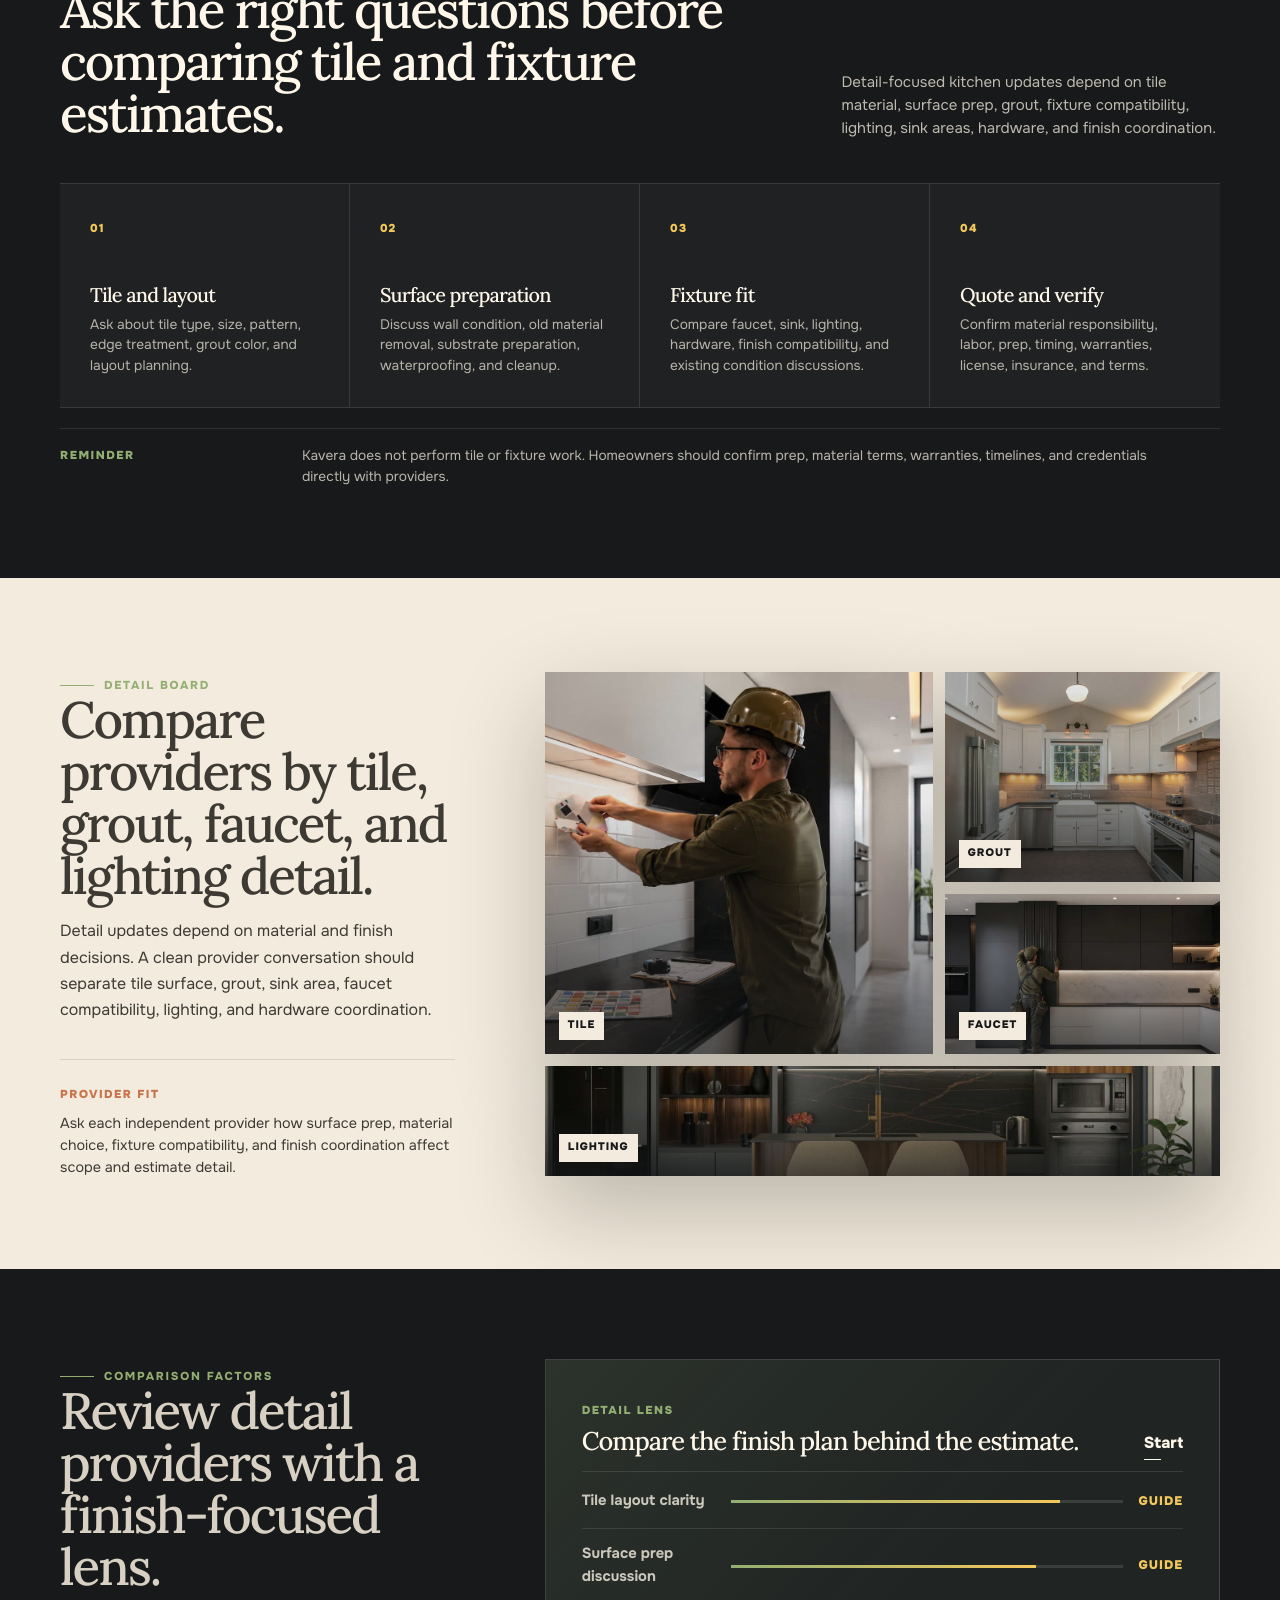
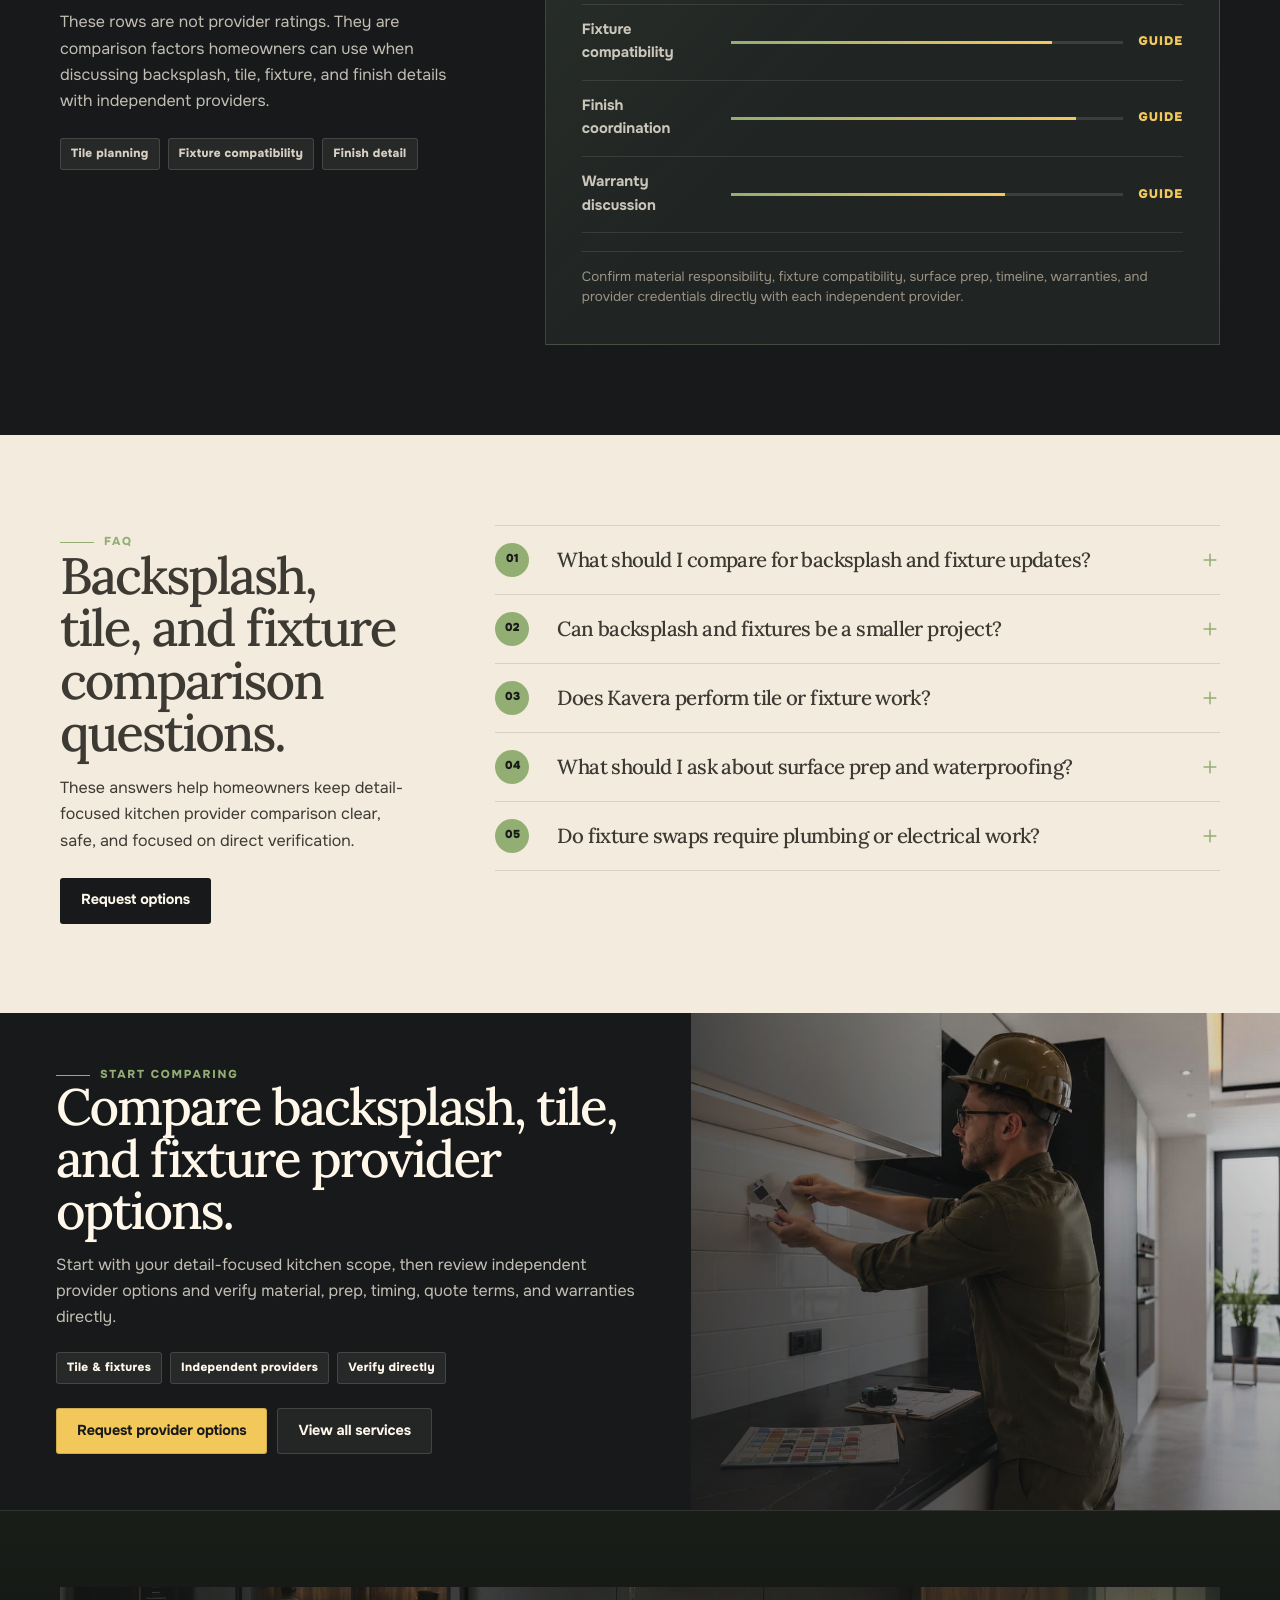
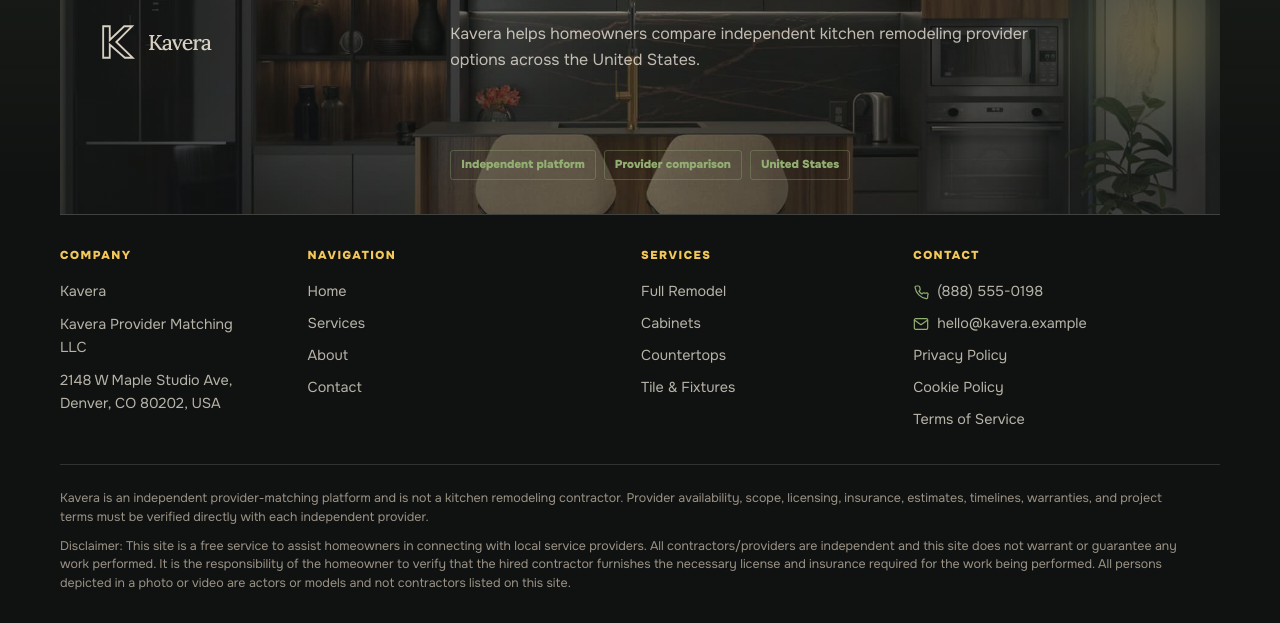
<file: backsplash-tile-fixtures.html>
<!DOCTYPE html>
<html lang="en">

<head>
    <meta charset="UTF-8">
    <meta name="viewport" content="width=device-width, initial-scale=1.0">

    <title>Backsplash, Tile & Fixture Providers | Kavera</title>
    <meta name="description"
        content="Compare independent provider options for backsplash, tile, sink areas, faucets, lighting details, and finish coordination.">

    <link rel="icon" type="image/svg+xml" href="./assets/icons/favicon.svg?v=10">
    <link rel="stylesheet" href="./css/style.css">
</head>

<body>
    <div data-site-header></div>

    <main id="main">
        
        <section class="page-hero service-hero" id="hero" aria-labelledby="service-hero-title">
            <div class="page-hero__bg" aria-hidden="true">
                <img src="./assets/images/service-backsplash.jpg" alt="">
            </div>

            <div class="page-hero__inner">
                <div class="page-hero__content">
                    <span class="eyebrow">Detail focus</span>

                    <h1 id="service-hero-title">
                        Compare backsplash, tile, and fixture providers.
                    </h1>

                    <p>
                        Explore independent provider options for backsplash updates, tile surfaces, sink areas,
                        faucets, hardware, lighting details, and finish coordination.
                    </p>

                    <div class="page-hero__actions">
                        <a class="button" href="contact.html#request">
                            <span>Compare providers</span>
                        </a>

                        <a class="button button--ghost" href="services.html">
                            <span>View all services</span>
                        </a>
                    </div>

                    <div class="page-hero__badges">
                        <span class="hero-badge">Tile surfaces</span>
                        <span class="hero-badge">Fixture details</span>
                        <span class="hero-badge">Finish coordination</span>
                    </div>
                </div>

                <aside class="hero-panel service-hero__panel" aria-label="Backsplash tile and fixture contact options">
                    <span>Compare carefully</span>

                    <strong>
                        Small details can change the whole kitchen mood.
                    </strong>

                    <p>
                        Kavera does not perform tile or fixture work. Confirm material, prep, timing,
                        licenses, insurance, warranties, and quote terms directly with independent providers.
                    </p>

                    <div class="service-hero__quick">
                        <a href="tel:+18885550198" data-phone-link>
                            <svg viewBox="0 0 24 24" aria-hidden="true">
                                <path
                                    d="M22 16.92v3a2 2 0 0 1-2.18 2A19.79 19.79 0 0 1 3.11 5.18 2 2 0 0 1 5.1 3h3a2 2 0 0 1 2 1.72c.12.88.31 1.74.57 2.56a2 2 0 0 1-.45 2.11L9 10.61a16 16 0 0 0 4.39 4.39l1.22-1.22a2 2 0 0 1 2.11-.45c.82.26 1.68.45 2.56.57A2 2 0 0 1 22 16.92Z"
                                    fill="none" stroke="currentColor" stroke-linecap="round" stroke-linejoin="round">
                                </path>
                            </svg>
                            <span data-phone-text>(888) 555-0198</span>
                        </a>

                        <a href="mailto:hello@kavera.example" data-email-link>
                            <svg viewBox="0 0 24 24" aria-hidden="true">
                                <path d="M4 4h16c1.1 0 2 .9 2 2v12c0 1.1-.9 2-2 2H4c-1.1 0-2-.9-2-2V6c0-1.1.9-2 2-2Z"
                                    fill="none" stroke="currentColor" stroke-linecap="round" stroke-linejoin="round">
                                </path>
                                <path d="m22 6-10 7L2 6" fill="none" stroke="currentColor" stroke-linecap="round"
                                    stroke-linejoin="round"></path>
                            </svg>
                            <span data-email-text>hello@kavera.example</span>
                        </a>
                    </div>
                </aside>
            </div>
        </section>

        <div data-section-nav></div>

        
        <section class="section section--cream service-scope" id="scope" aria-labelledby="service-scope-title">
            <div class="container">
                <div class="service-scope__grid service-scope__grid--reverse">
                    <figure class="service-scope__image">
                        <img src="./assets/images/detail-sink.jpg" alt="Kitchen sink fixture and tile detail"
                            loading="lazy">
                        <span>Fixture layer</span>
                    </figure>

                    <div class="service-scope__content">
                        <span class="eyebrow">Scope split</span>

                        <h2 id="service-scope-title">
                            Detail updates need surface and finish clarity.
                        </h2>

                        <p>
                            Backsplash, tile, and fixture updates can be compact but detail-heavy. Kavera helps
                            homeowners compare provider options by tile material, surface prep, fixture compatibility,
                            lighting details, and finish coordination.
                        </p>

                        <div class="service-scope__rows">
                            <div class="service-scope__row">
                                <span>01</span>
                                <p>Compare how providers discuss tile material, pattern, grout, layout, and surface
                                    preparation.</p>
                            </div>

                            <div class="service-scope__row">
                                <span>02</span>
                                <p>Ask how sink areas, faucets, lighting, hardware, and finish compatibility are
                                    handled.</p>
                            </div>

                            <div class="service-scope__row">
                                <span>03</span>
                                <p>Review timeline, access, material responsibility, warranty discussion, and quote
                                    clarity directly.</p>
                            </div>
                        </div>
                    </div>
                </div>
            </div>
        </section>

    
    <section class="section section--dark service-checklist service-checklist-v2" id="checklist"
        aria-labelledby="service-checklist-title">
        <div class="container">
            <div class="service-checklist-v2__head">
                <div>
                    <span class="eyebrow">Provider questions</span>
    
                    <h2 id="service-checklist-title">
                        Ask the right questions before comparing tile and fixture estimates.
                    </h2>
                </div>
    
                <p>
                    Detail-focused kitchen updates depend on tile material, surface prep, grout,
                    fixture compatibility, lighting, sink areas, hardware, and finish coordination.
                </p>
            </div>
    
            <div class="service-checklist-v2__board">
                <article class="service-checklist-v2__item">
                    <span>01</span>
                    <h3>Tile and layout</h3>
                    <p>Ask about tile type, size, pattern, edge treatment, grout color, and layout planning.</p>
                </article>
    
                <article class="service-checklist-v2__item">
                    <span>02</span>
                    <h3>Surface preparation</h3>
                    <p>Discuss wall condition, old material removal, substrate preparation, waterproofing, and cleanup.</p>
                </article>
    
                <article class="service-checklist-v2__item">
                    <span>03</span>
                    <h3>Fixture fit</h3>
                    <p>Compare faucet, sink, lighting, hardware, finish compatibility, and existing condition discussions.
                    </p>
                </article>
    
                <article class="service-checklist-v2__item">
                    <span>04</span>
                    <h3>Quote and verify</h3>
                    <p>Confirm material responsibility, labor, prep, timing, warranties, license, insurance, and terms.</p>
                </article>
            </div>
    
            <div class="service-checklist-v2__note">
                <span>Reminder</span>
                <p>
                    Kavera does not perform tile or fixture work. Homeowners should confirm prep,
                    material terms, warranties, timelines, and credentials directly with providers.
                </p>
            </div>
        </div>
    </section>

        
        <section class="section section--cream service-materials" id="materials"
            aria-labelledby="service-materials-title">
            <div class="container">
                <div class="service-materials__grid">
                    <div class="service-materials__content">
                        <span class="eyebrow">Detail board</span>

                        <h2 id="service-materials-title">
                            Compare providers by tile, grout, faucet, and lighting detail.
                        </h2>

                        <p>
                            Detail updates depend on material and finish decisions. A clean provider conversation should
                            separate tile surface, grout, sink area, faucet compatibility, lighting, and hardware
                            coordination.
                        </p>

                        <div class="service-materials__note">
                            <span>Provider fit</span>
                            <p>
                                Ask each independent provider how surface prep, material choice, fixture compatibility,
                                and finish coordination affect scope and estimate detail.
                            </p>
                        </div>
                    </div>

                    <div class="service-material-board" aria-label="Backsplash tile and fixture detail board">
                        <figure class="service-material-piece service-material-piece--large">
                            <img src="./assets/images/service-backsplash.jpg" alt="Kitchen backsplash tile detail"
                                loading="lazy">
                            <span>Tile</span>
                        </figure>

                        <figure class="service-material-piece">
                            <img src="./assets/images/material-cream-tile.jpg" alt="Cream tile and grout surface sample"
                                loading="lazy">
                            <span>Grout</span>
                        </figure>

                        <figure class="service-material-piece">
                            <img src="./assets/images/detail-sink.jpg" alt="Kitchen faucet and sink detail"
                                loading="lazy">
                            <span>Faucet</span>
                        </figure>

                        <figure class="service-material-piece service-material-piece--wide">
                            <img src="./assets/images/detail-lighting.jpg"
                                alt="Kitchen lighting detail near tile and fixtures" loading="lazy">
                            <span>Lighting</span>
                        </figure>
                    </div>
                </div>
            </div>
        </section>

        
        <section class="section section--dark service-compare" id="compare" aria-labelledby="service-compare-title">
            <div class="container">
                <div class="service-compare__grid">
                    <div class="service-compare__content">
                        <span class="eyebrow">Comparison factors</span>

                        <h2 id="service-compare-title">
                            Review detail providers with a finish-focused lens.
                        </h2>

                        <p>
                            These rows are not provider ratings. They are comparison factors homeowners can use when
                            discussing backsplash, tile, fixture, and finish details with independent providers.
                        </p>

                        <div class="badge-row">
                            <span class="badge">Tile planning</span>
                            <span class="badge">Fixture compatibility</span>
                            <span class="badge">Finish detail</span>
                        </div>
                    </div>

                    <div class="score-panel">
                        <div class="service-compare__head">
                            <div>
                                <span>Detail lens</span>
                                <strong>Compare the finish plan behind the estimate.</strong>
                            </div>

                            <a class="text-link" href="contact.html#request">Start</a>
                        </div>

                        <div class="score-row">
                            <span>Tile layout clarity</span>
                            <div class="score-line" data-score="84"></div>
                            <strong>Guide</strong>
                        </div>

                        <div class="score-row">
                            <span>Surface prep discussion</span>
                            <div class="score-line" data-score="78"></div>
                            <strong>Guide</strong>
                        </div>

                        <div class="score-row">
                            <span>Fixture compatibility</span>
                            <div class="score-line" data-score="82"></div>
                            <strong>Guide</strong>
                        </div>

                        <div class="score-row">
                            <span>Finish coordination</span>
                            <div class="score-line" data-score="88"></div>
                            <strong>Guide</strong>
                        </div>

                        <div class="score-row">
                            <span>Warranty discussion</span>
                            <div class="score-line" data-score="70"></div>
                            <strong>Guide</strong>
                        </div>

                        <p class="service-compare__note">
                            Confirm material responsibility, fixture compatibility, surface prep, timeline,
                            warranties, and provider credentials directly with each independent provider.
                        </p>
                    </div>
                </div>
            </div>
        </section>

        
        <section class="section section--cream service-faq" id="faq" aria-labelledby="service-faq-title">
            <div class="container">
                <div class="service-faq__grid">
                    <div class="service-faq__intro">
                        <span class="eyebrow">FAQ</span>

                        <h2 id="service-faq-title">
                            Backsplash, tile, and fixture comparison questions.
                        </h2>

                        <p>
                            These answers help homeowners keep detail-focused kitchen provider comparison clear,
                            safe, and focused on direct verification.
                        </p>

                        <a class="button button--dark" href="contact.html#request">
                            <span>Request options</span>
                        </a>
                    </div>

                    <div class="faq-list" data-faq-list="backsplash-tile-fixtures"></div>
                </div>
            </div>
        </section>

        
        <section class="compact-cta service-cta" id="start" aria-labelledby="service-cta-title">
            <div class="compact-cta__inner">
                <div class="compact-cta__content">
                    <span class="eyebrow">Start comparing</span>

                    <h2 id="service-cta-title">
                        Compare backsplash, tile, and fixture provider options.
                    </h2>

                    <p>
                        Start with your detail-focused kitchen scope, then review independent provider options and
                        verify material, prep, timing, quote terms, and warranties directly.
                    </p>

                    <div class="compact-cta__badges">
                        <span class="badge">Tile &amp; fixtures</span>
                        <span class="badge">Independent providers</span>
                        <span class="badge">Verify directly</span>
                    </div>

                    <div class="compact-cta__actions">
                        <a class="button" href="contact.html#request">
                            <span>Request provider options</span>
                        </a>

                        <a class="button button--ghost" href="services.html">
                            <span>View all services</span>
                        </a>
                    </div>
                </div>

                <div class="compact-cta__media">
                    <img src="./assets/images/service-backsplash.jpg"
                        alt="Backsplash tile and fixture provider comparison" loading="lazy">
                </div>
            </div>
        </section>
    </main>

    <div data-site-footer></div>
    <div data-policy-banner></div>

    <script src="./js/config.js"></script>
    <script src="./js/main.js"></script>
    <script src="./js/service-page.js"></script>
</body>

</html>
</file>
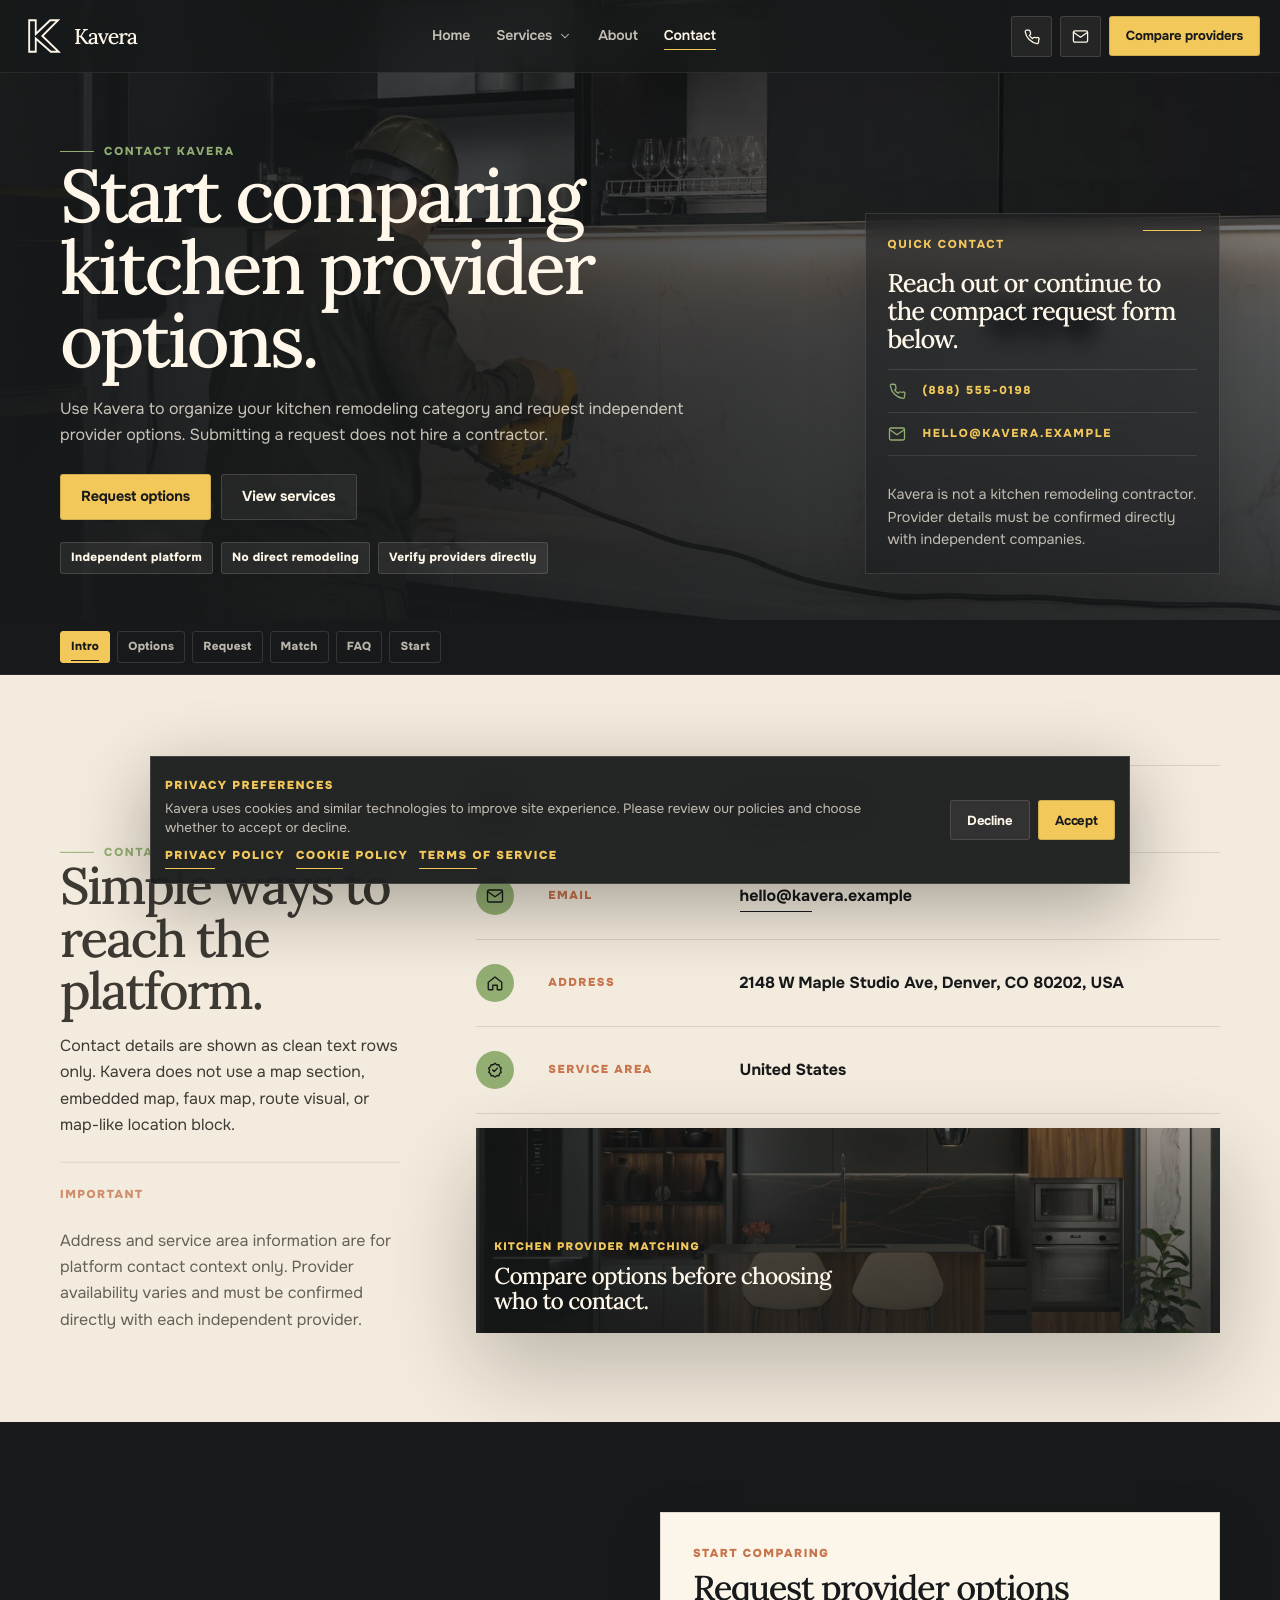
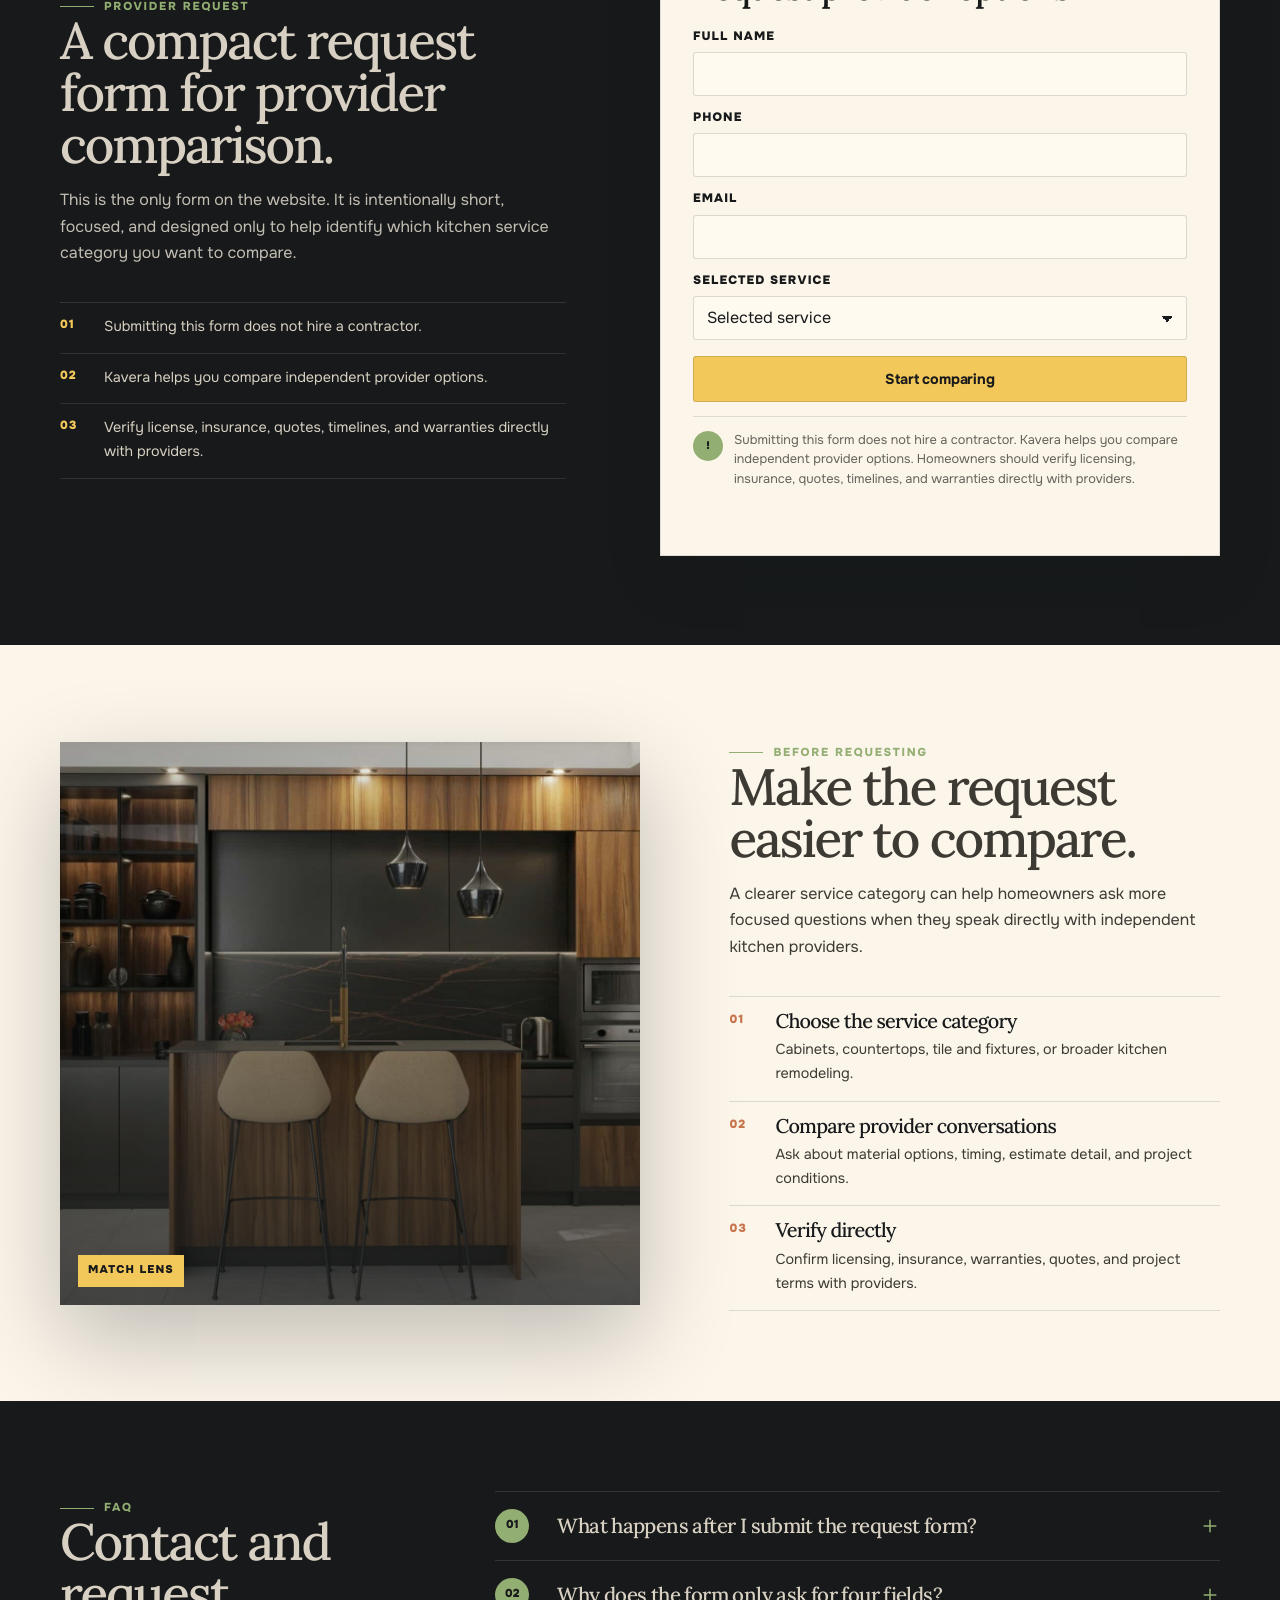
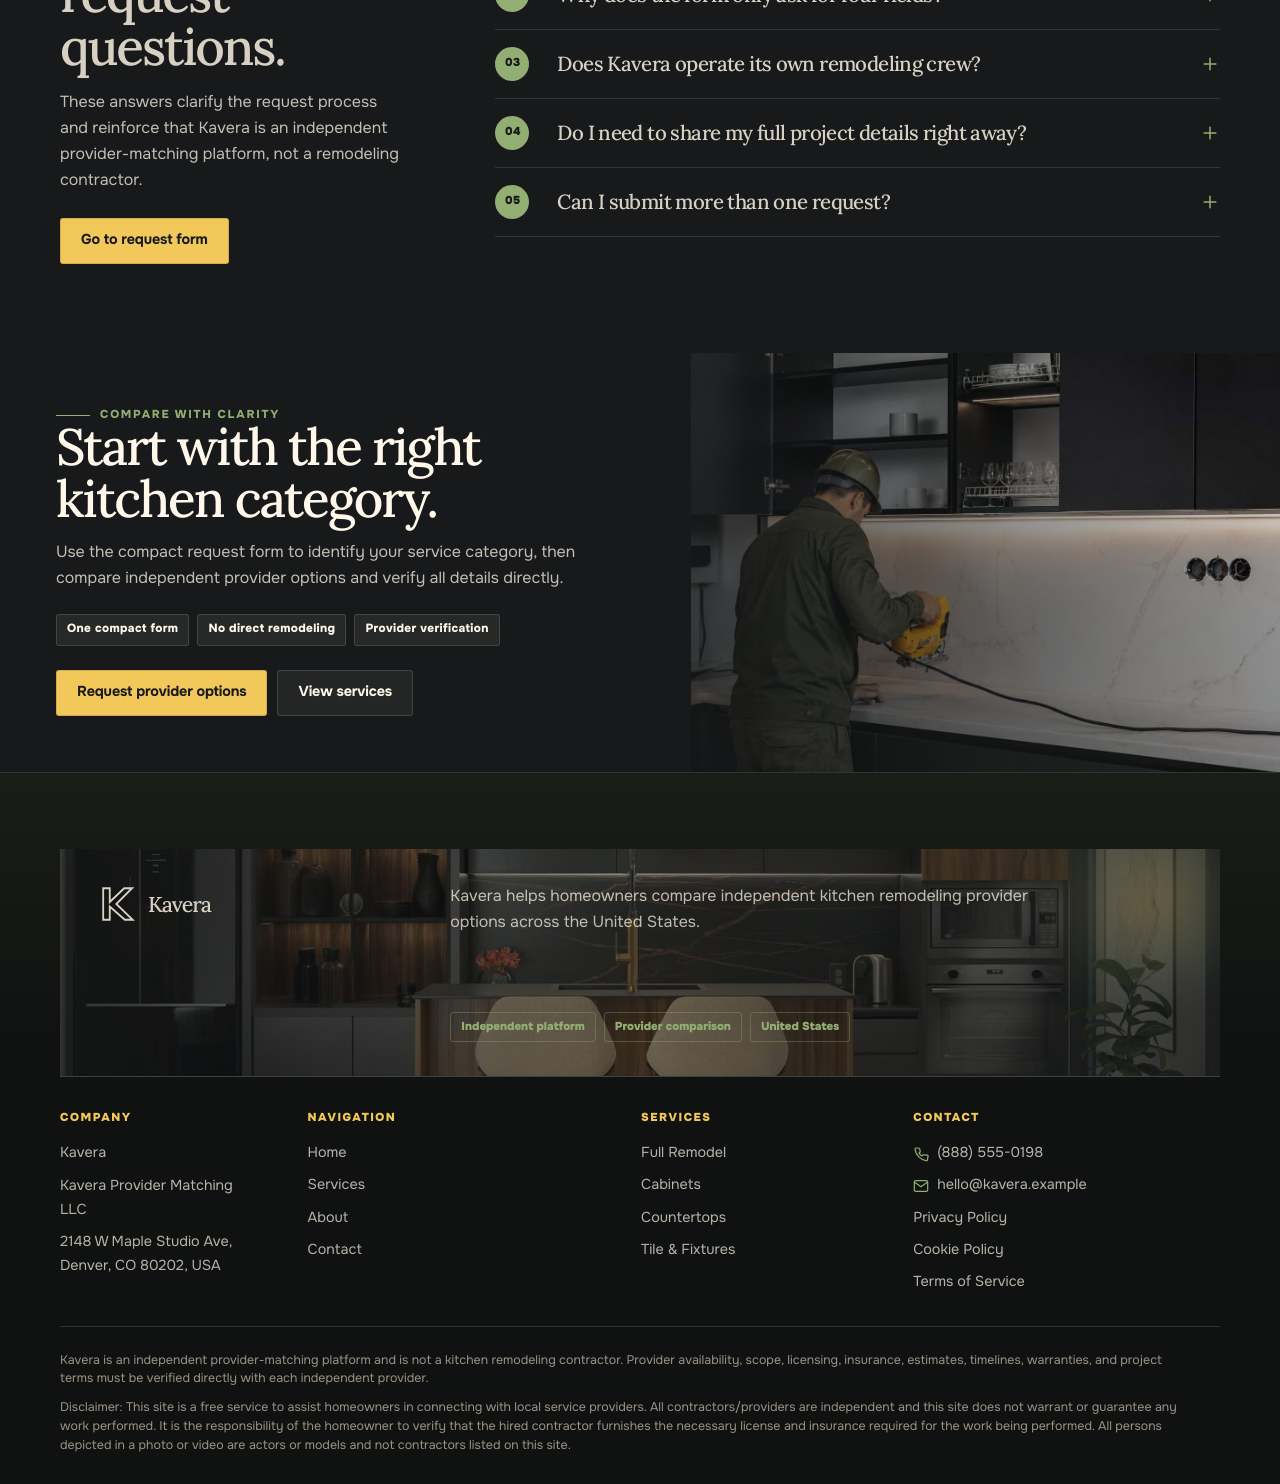
<file: contact.html>
<!DOCTYPE html>
<html lang="en">

<head>
    <meta charset="UTF-8">
    <meta name="viewport" content="width=device-width, initial-scale=1.0">

    <title>Contact Kavera | Compare Kitchen Provider Options</title>
    <meta name="description"
        content="Contact Kavera to start comparing independent kitchen remodeling provider options in your area.">

    <link rel="icon" type="image/svg+xml" href="./assets/icons/favicon.svg?v=10">
    <link rel="stylesheet" href="./css/style.css">
</head>

<body>
    <div data-site-header></div>

    <main id="main">
        
        <section class="page-hero contact-hero" id="hero" aria-labelledby="contact-hero-title">
            <div class="page-hero__bg" aria-hidden="true">
                <img src="./assets/images/hero-contact.jpg" alt="">
            </div>

            <div class="page-hero__inner">
                <div class="page-hero__content">
                    <span class="eyebrow">Contact Kavera</span>

                    <h1 id="contact-hero-title">
                        Start comparing kitchen provider options.
                    </h1>

                    <p>
                        Use Kavera to organize your kitchen remodeling category and request independent provider
                        options. Submitting a request does not hire a contractor.
                    </p>

                    <div class="page-hero__actions">
                        <a class="button" href="#request">
                            <span>Request options</span>
                        </a>

                        <a class="button button--ghost" href="services.html">
                            <span>View services</span>
                        </a>
                    </div>

                    <div class="page-hero__badges">
                        <span class="hero-badge">Independent platform</span>
                        <span class="hero-badge">No direct remodeling</span>
                        <span class="hero-badge">Verify providers directly</span>
                    </div>
                </div>

                <aside class="hero-panel contact-hero__panel" aria-label="Contact options">
                    <span>Quick contact</span>

                    <strong>
                        Reach out or continue to the compact request form below.
                    </strong>

                    <div class="contact-hero__quick">
                        <a href="tel:+18885550198" data-phone-link>
                            <svg viewBox="0 0 24 24" aria-hidden="true">
                                <path
                                    d="M22 16.92v3a2 2 0 0 1-2.18 2A19.79 19.79 0 0 1 3.11 5.18 2 2 0 0 1 5.1 3h3a2 2 0 0 1 2 1.72c.12.88.31 1.74.57 2.56a2 2 0 0 1-.45 2.11L9 10.61a16 16 0 0 0 4.39 4.39l1.22-1.22a2 2 0 0 1 2.11-.45c.82.26 1.68.45 2.56.57A2 2 0 0 1 22 16.92Z"
                                    fill="none" stroke="currentColor" stroke-linecap="round" stroke-linejoin="round">
                                </path>
                            </svg>
                            <span data-phone-text>(888) 555-0198</span>
                        </a>

                        <a href="mailto:hello@kavera.example" data-email-link>
                            <svg viewBox="0 0 24 24" aria-hidden="true">
                                <path d="M4 4h16c1.1 0 2 .9 2 2v12c0 1.1-.9 2-2 2H4c-1.1 0-2-.9-2-2V6c0-1.1.9-2 2-2Z"
                                    fill="none" stroke="currentColor" stroke-linecap="round" stroke-linejoin="round">
                                </path>
                                <path d="m22 6-10 7L2 6" fill="none" stroke="currentColor" stroke-linecap="round"
                                    stroke-linejoin="round"></path>
                            </svg>
                            <span data-email-text>hello@kavera.example</span>
                        </a>
                    </div>

                    <p class="contact-hero__note">
                        Kavera is not a kitchen remodeling contractor. Provider details must be confirmed directly
                        with independent companies.
                    </p>
                </aside>
            </div>
        </section>

        <div data-section-nav></div>

        
        <section class="section section--cream contact-options" id="options" aria-labelledby="contact-options-title">
            <div class="container">
                <div class="contact-options__grid">
                    <div class="contact-options__intro">
                        <span class="eyebrow">Contact options</span>

                        <h2 id="contact-options-title">
                            Simple ways to reach the platform.
                        </h2>

                        <p>
                            Contact details are shown as clean text rows only. Kavera does not use a map section,
                            embedded map, faux map, route visual, or map-like location block.
                        </p>

                        <div class="contact-options__note">
                            <span>Important</span>
                            <p>
                                Address and service area information are for platform contact context only.
                                Provider availability varies and must be confirmed directly with each independent
                                provider.
                            </p>
                        </div>
                    </div>

                    <div class="contact-options__rows" aria-label="Kavera contact details">
                        <article class="contact-option">
                            <span class="contact-option__icon" aria-hidden="true">
                                <svg viewBox="0 0 24 24">
                                    <path
                                        d="M22 16.92v3a2 2 0 0 1-2.18 2A19.79 19.79 0 0 1 3.11 5.18 2 2 0 0 1 5.1 3h3a2 2 0 0 1 2 1.72c.12.88.31 1.74.57 2.56a2 2 0 0 1-.45 2.11L9 10.61a16 16 0 0 0 4.39 4.39l1.22-1.22a2 2 0 0 1 2.11-.45c.82.26 1.68.45 2.56.57A2 2 0 0 1 22 16.92Z"
                                        fill="none" stroke="currentColor" stroke-linecap="round"
                                        stroke-linejoin="round"></path>
                                </svg>
                            </span>

                            <span class="contact-option__label">Phone</span>

                            <a href="tel:+18885550198" data-phone-link>
                                <span data-phone-text>(888) 555-0198</span>
                            </a>
                        </article>

                        <article class="contact-option">
                            <span class="contact-option__icon" aria-hidden="true">
                                <svg viewBox="0 0 24 24">
                                    <path
                                        d="M4 4h16c1.1 0 2 .9 2 2v12c0 1.1-.9 2-2 2H4c-1.1 0-2-.9-2-2V6c0-1.1.9-2 2-2Z"
                                        fill="none" stroke="currentColor" stroke-linecap="round"
                                        stroke-linejoin="round"></path>
                                    <path d="m22 6-10 7L2 6" fill="none" stroke="currentColor" stroke-linecap="round"
                                        stroke-linejoin="round"></path>
                                </svg>
                            </span>

                            <span class="contact-option__label">Email</span>

                            <a href="mailto:hello@kavera.example" data-email-link>
                                <span data-email-text>hello@kavera.example</span>
                            </a>
                        </article>

                        <article class="contact-option">
                            <span class="contact-option__icon" aria-hidden="true">
                                <svg viewBox="0 0 24 24">
                                    <path d="M3 11 12 4l9 7v9a1 1 0 0 1-1 1h-5v-6H9v6H4a1 1 0 0 1-1-1v-9Z" fill="none"
                                        stroke="currentColor" stroke-linejoin="round"></path>
                                </svg>
                            </span>

                            <span class="contact-option__label">Address</span>

                            <p data-address-text>
                                2148 W Maple Studio Ave, Denver, CO 80202, USA
                            </p>
                        </article>

                        <article class="contact-option">
                            <span class="contact-option__icon" aria-hidden="true">
                                <svg viewBox="0 0 24 24">
                                    <path
                                        d="m12 3 2.2 2 3-.2.8 2.9 2.4 1.8-1.2 2.8 1.2 2.7-2.4 1.8-.8 2.9-3-.2-2.2 2-2.2-2-3 .2-.8-2.9L3.6 15l1.2-2.7-1.2-2.8L6 7.7l.8-2.9 3 .2L12 3Z"
                                        fill="none" stroke="currentColor" stroke-linejoin="round"></path>
                                    <path d="m8.8 12 2.1 2.1 4.4-4.6" fill="none" stroke="currentColor"
                                        stroke-linecap="round" stroke-linejoin="round"></path>
                                </svg>
                            </span>

                            <span class="contact-option__label">Service area</span>

                            <strong data-service-area>United States</strong>
                        </article>

                        <figure class="contact-options__photo-card">
                            <img src="./assets/images/detail-lighting.jpg" alt="Warm kitchen lighting detail" loading="lazy">
                        
                            <figcaption>
                                <span>Kitchen provider matching</span>
                                <strong>Compare options before choosing who to contact.</strong>
                            </figcaption>
                        </figure>
                    </div>
                </div>
            </div>
        </section>

        
        <section class="section section--dark contact-request" id="request" aria-labelledby="contact-request-title">
            <div class="container">
                <div class="contact-request__grid">
                    <div class="contact-request__content">
                        <span class="eyebrow">Provider request</span>

                        <h2 id="contact-request-title">
                            A compact request form for provider comparison.
                        </h2>

                        <p>
                            This is the only form on the website. It is intentionally short, focused, and designed
                            only to help identify which kitchen service category you want to compare.
                        </p>

                        <ul class="contact-request__rules" aria-label="Form rules">
                            <li>
                                <span>01</span>
                                <p>Submitting this form does not hire a contractor.</p>
                            </li>

                            <li>
                                <span>02</span>
                                <p>Kavera helps you compare independent provider options.</p>
                            </li>

                            <li>
                                <span>03</span>
                                <p>Verify license, insurance, quotes, timelines, and warranties directly with providers.
                                </p>
                            </li>
                        </ul>
                    </div>

                    <form class="form-shell contact-form" id="contact-form" data-contact-form novalidate>
                        <div class="contact-form__head">
                            <span>Start comparing</span>
                            <h2>Request provider options</h2>
                        </div>

                        <div class="form-grid">
                            <div class="form-field">
                                <label for="fullName">Full name</label>
                                <input id="fullName" name="fullName" type="text" autocomplete="name" required>
                            </div>

                            <div class="form-field">
                                <label for="phone">Phone</label>
                                <input id="phone" name="phone" type="tel" autocomplete="tel" required>
                            </div>

                            <div class="form-field">
                                <label for="email">Email</label>
                                <input id="email" name="email" type="email" autocomplete="email" required>
                            </div>

                            <div class="form-field">
                                <label for="selectedService">Selected service</label>
                                <select id="selectedService" name="selectedService" data-service-select required>
                                    <option value="">Selected service</option>
                                </select>
                            </div>

                            <button class="button" type="submit">
                                <span>Start comparing</span>
                            </button>
                        </div>

                        <div class="contact-form__safe">
                            <span>!</span>
                            <p>
                                Submitting this form does not hire a contractor. Kavera helps you compare independent
                                provider options. Homeowners should verify licensing, insurance, quotes, timelines,
                                and warranties directly with providers.
                            </p>
                        </div>

                        <p class="form-message" data-form-message aria-live="polite"></p>
                    </form>
                </div>
            </div>
        </section>

        
        <section class="section section--card-light contact-match" id="contact-match"
            aria-labelledby="contact-match-title">
            <div class="container">
                <div class="contact-match__grid">
                    <figure class="contact-match__image">
                        <img src="./assets/images/detail-lighting.jpg" alt="Kitchen lighting and surface detail"
                            loading="lazy">
                        <span>Match lens</span>
                    </figure>

                    <div class="contact-match__content">
                        <span class="eyebrow">Before requesting</span>

                        <h2 id="contact-match-title">
                            Make the request easier to compare.
                        </h2>

                        <p>
                            A clearer service category can help homeowners ask more focused questions when they speak
                            directly with independent kitchen providers.
                        </p>

                        <div class="contact-match__rows">
                            <article class="contact-match__row">
                                <span>01</span>
                                <div>
                                    <h3>Choose the service category</h3>
                                    <p>Cabinets, countertops, tile and fixtures, or broader kitchen remodeling.</p>
                                </div>
                            </article>

                            <article class="contact-match__row">
                                <span>02</span>
                                <div>
                                    <h3>Compare provider conversations</h3>
                                    <p>Ask about material options, timing, estimate detail, and project conditions.</p>
                                </div>
                            </article>

                            <article class="contact-match__row">
                                <span>03</span>
                                <div>
                                    <h3>Verify directly</h3>
                                    <p>Confirm licensing, insurance, warranties, quotes, and project terms with
                                        providers.</p>
                                </div>
                            </article>
                        </div>
                    </div>
                </div>
            </div>
        </section>

        
        <section class="section section--dark contact-faq" id="faq" aria-labelledby="contact-faq-title">
            <div class="container">
                <div class="contact-faq__grid">
                    <div class="contact-faq__intro">
                        <span class="eyebrow">FAQ</span>

                        <h2 id="contact-faq-title">
                            Contact and request questions.
                        </h2>

                        <p>
                            These answers clarify the request process and reinforce that Kavera is an independent
                            provider-matching platform, not a remodeling contractor.
                        </p>

                        <a class="button" href="#request">
                            <span>Go to request form</span>
                        </a>
                    </div>

                    <div class="faq-list" data-faq-list="contact"></div>
                </div>
            </div>
        </section>

        
        <section class="compact-cta contact-cta" id="start" aria-labelledby="contact-cta-title">
            <div class="compact-cta__inner">
                <div class="compact-cta__content">
                    <span class="eyebrow">Compare with clarity</span>

                    <h2 id="contact-cta-title">
                        Start with the right kitchen category.
                    </h2>

                    <p>
                        Use the compact request form to identify your service category, then compare independent
                        provider options and verify all details directly.
                    </p>

                    <div class="compact-cta__badges">
                        <span class="badge">One compact form</span>
                        <span class="badge">No direct remodeling</span>
                        <span class="badge">Provider verification</span>
                    </div>

                    <div class="compact-cta__actions">
                        <a class="button" href="#request">
                            <span>Request provider options</span>
                        </a>

                        <a class="button button--ghost" href="services.html">
                            <span>View services</span>
                        </a>
                    </div>
                </div>

                <div class="compact-cta__media">
                    <img src="./assets/images/hero-contact.jpg" alt="Premium kitchen contact page detail"
                        loading="lazy">
                </div>
            </div>
        </section>
    </main>

    <div data-site-footer></div>
    <div data-policy-banner></div>

    <script src="./js/config.js"></script>
    <script src="./js/main.js"></script>
    <script src="./js/contact.js"></script>
</body>

</html>
</file>
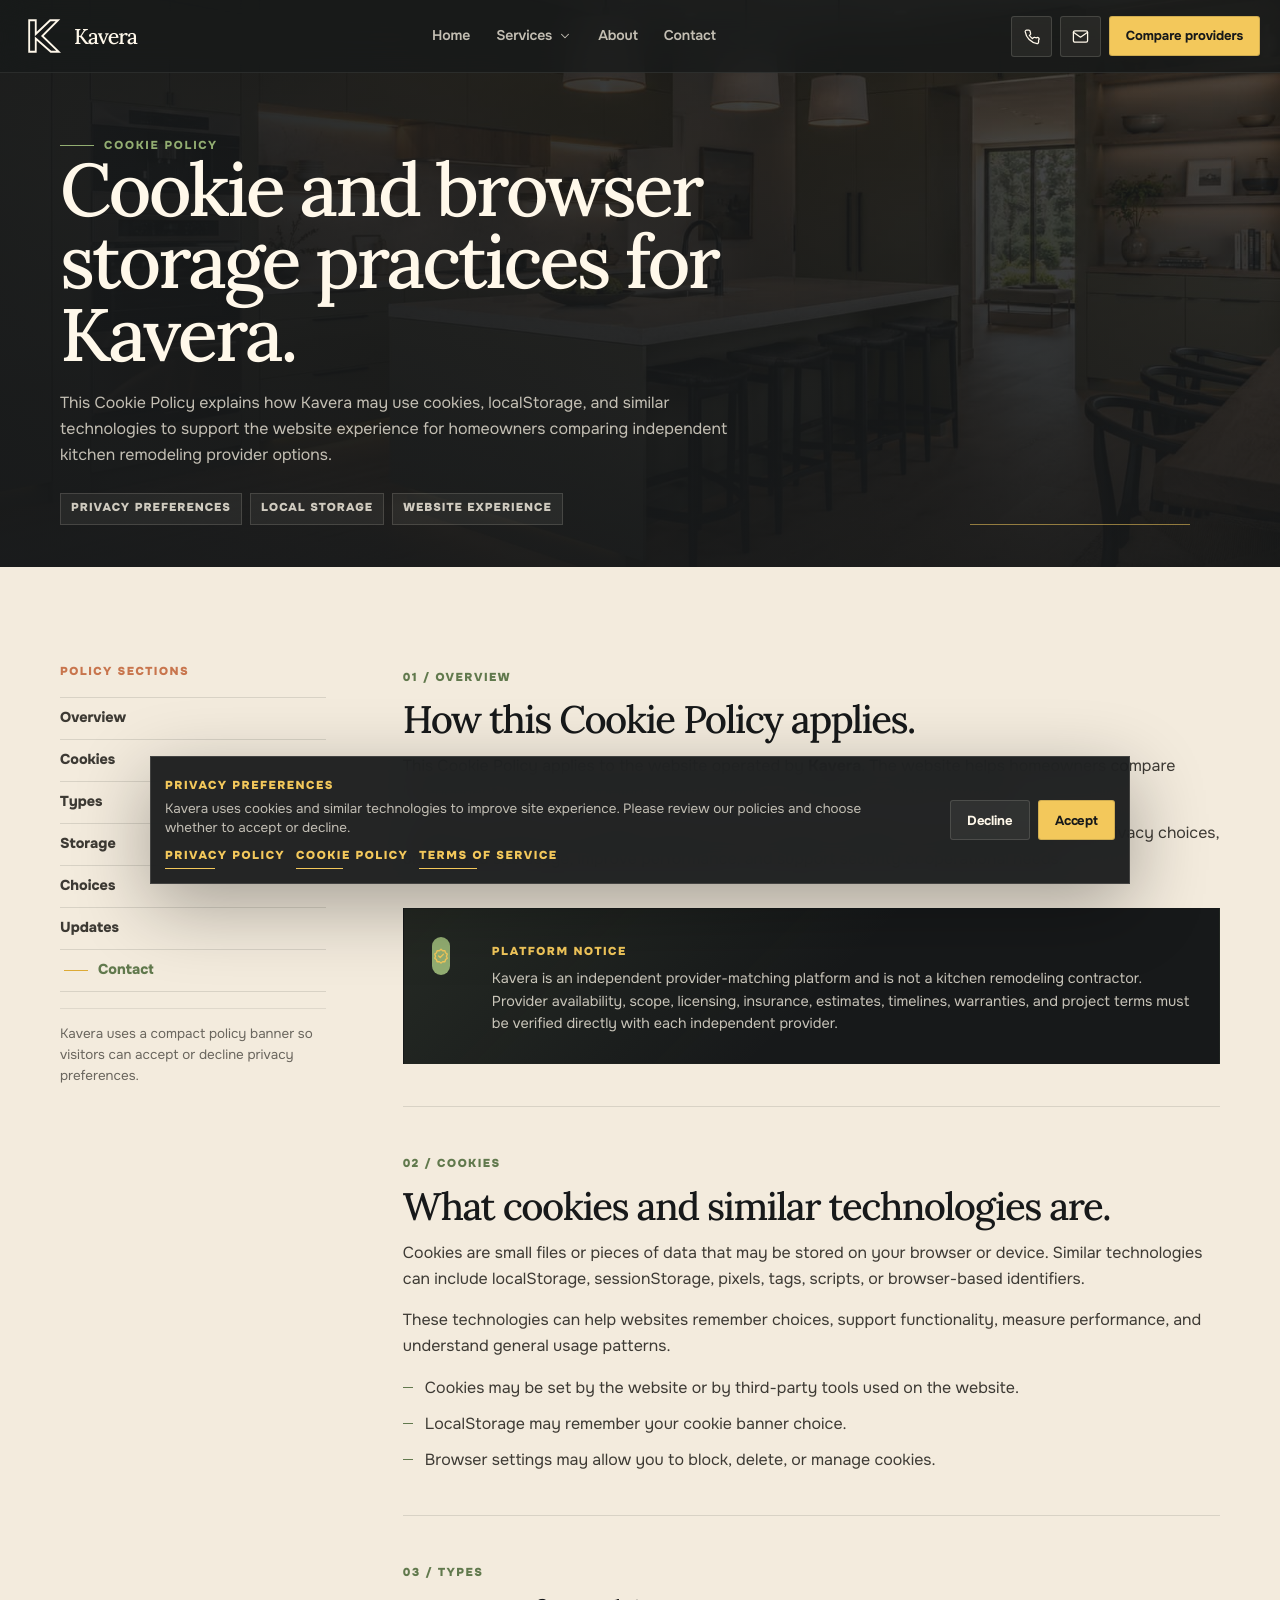
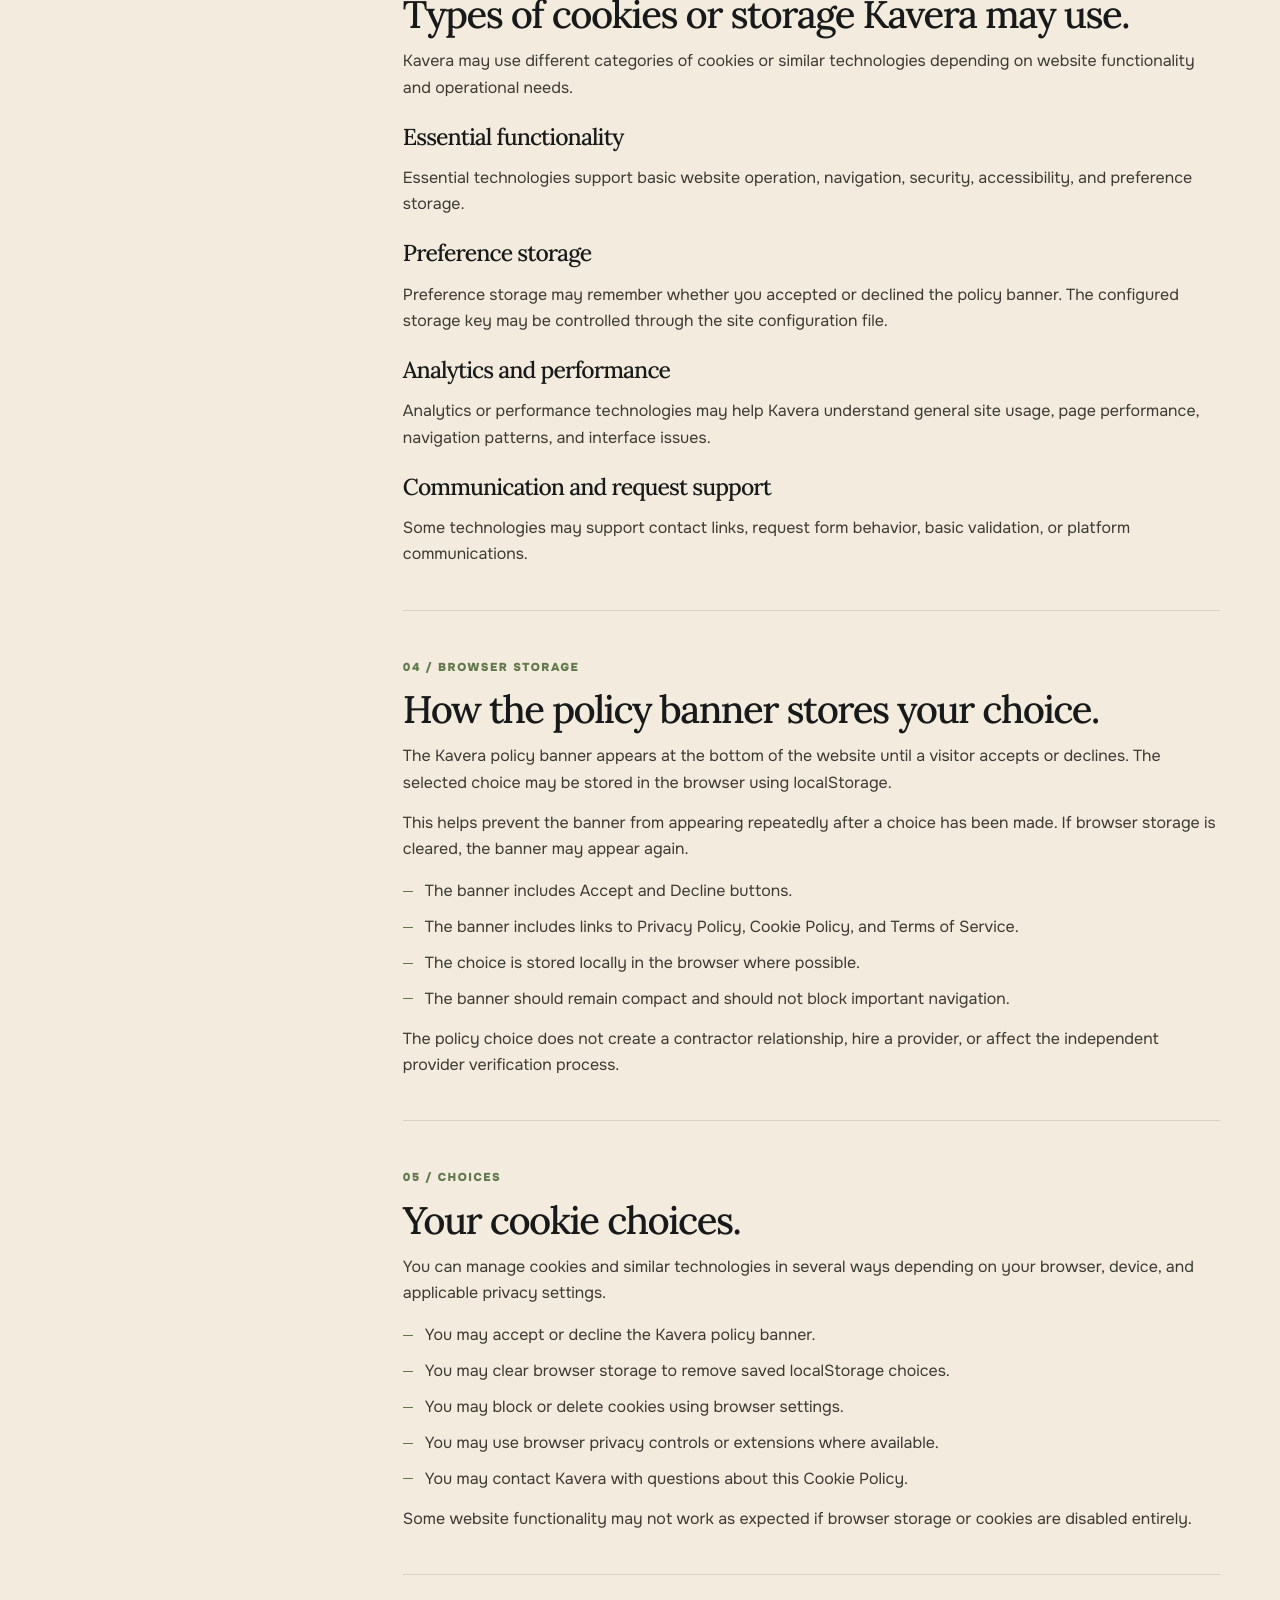
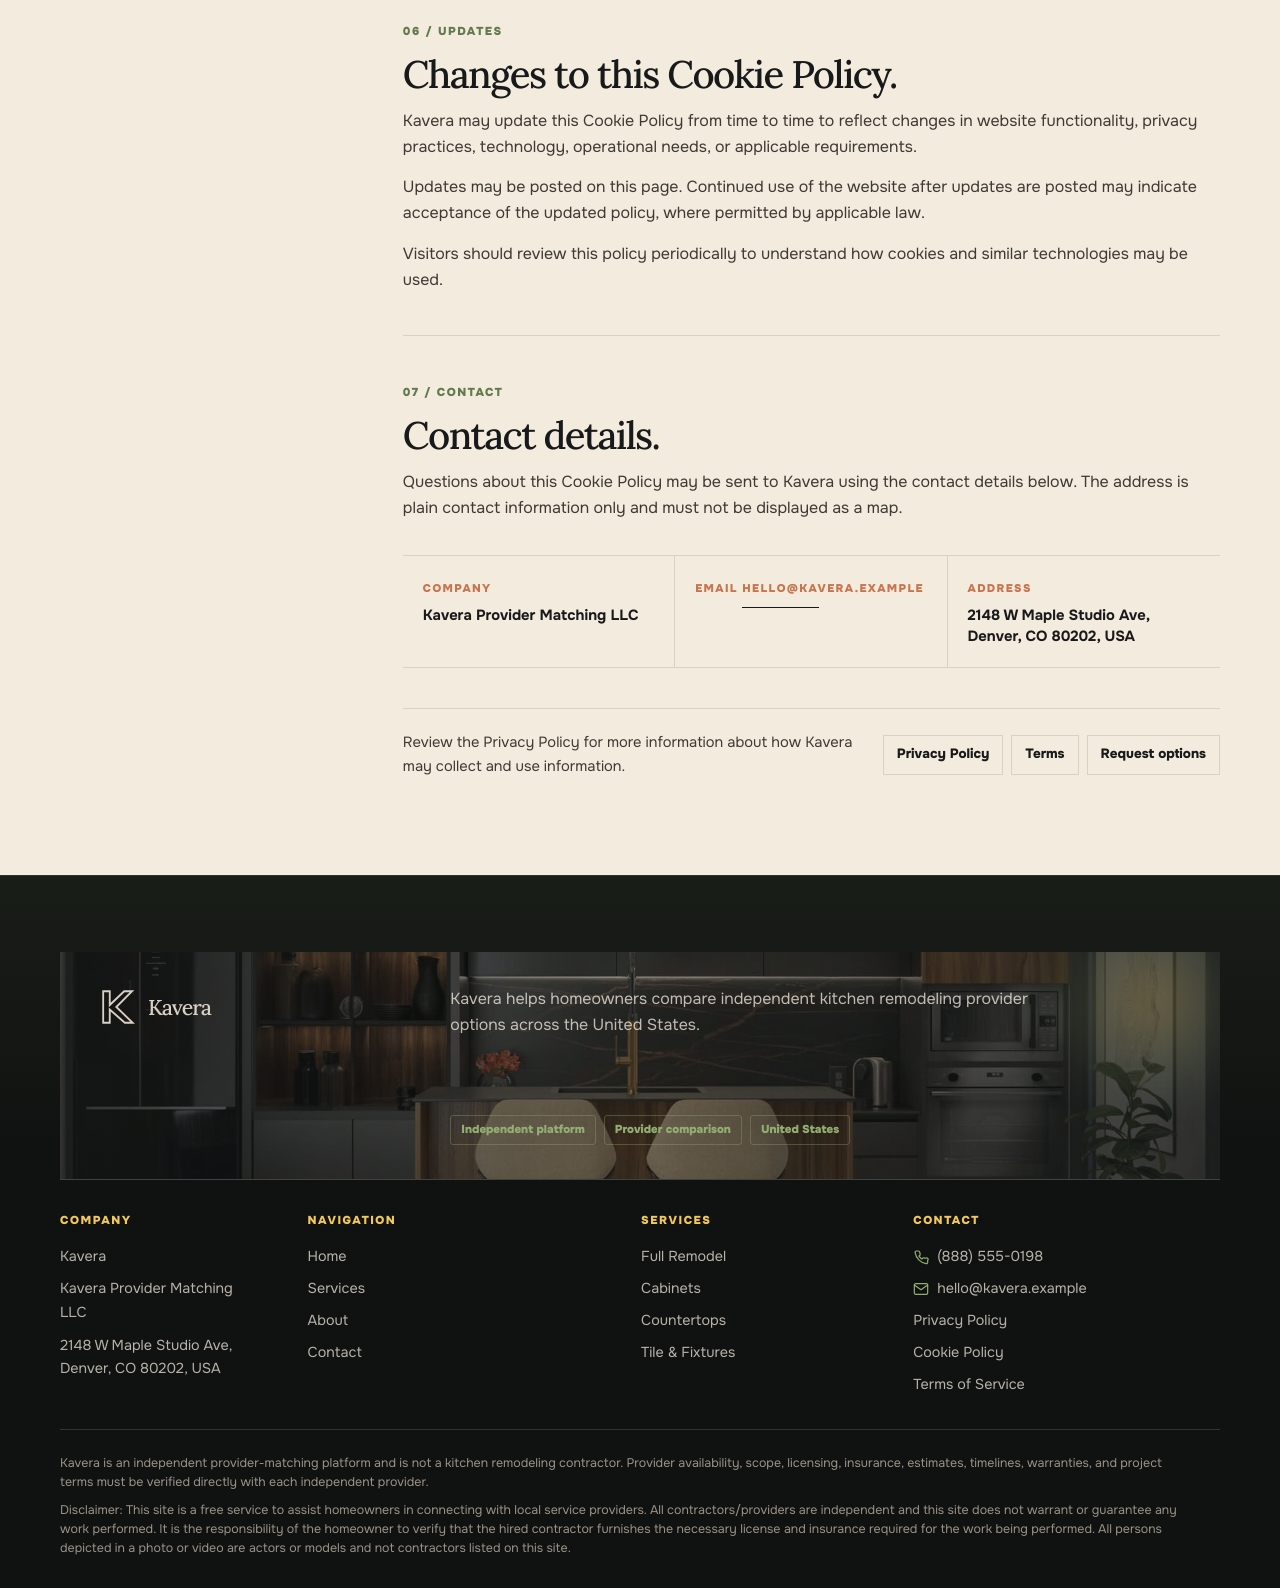
<file: cookie-policy.html>
<!DOCTYPE html>
<html lang="en">

<head>
    <meta charset="UTF-8">
    <meta name="viewport" content="width=device-width, initial-scale=1.0">

    <title>Cookie Policy | Kavera</title>
    <meta name="description"
        content="Review how Kavera uses cookies and similar technologies on the provider-matching website.">

    <link rel="icon" type="image/svg+xml" href="./assets/icons/favicon.svg?v=10">
    <link rel="stylesheet" href="./css/style.css">
</head>

<body class="legal-page">
    <div data-site-header></div>

    <main id="main">
        
        <section class="legal-hero" aria-labelledby="cookie-title">
            <div class="legal-hero__inner">
                <div class="legal-hero__content">
                    <span class="eyebrow">Cookie Policy</span>

                    <h1 id="cookie-title">
                        Cookie and browser storage practices for Kavera.
                    </h1>

                    <p>
                        This Cookie Policy explains how <span data-company-name>Kavera</span> may use cookies,
                        localStorage, and similar technologies to support the website experience for homeowners
                        comparing independent kitchen remodeling provider options.
                    </p>

                    <div class="legal-hero__meta">
                        <span>Privacy preferences</span>
                        <span>Local storage</span>
                        <span>Website experience</span>
                    </div>
                </div>
            </div>
        </section>

        
        <section class="container legal-layout" aria-label="Cookie Policy content">
            <aside class="legal-sidebar" aria-label="Cookie Policy navigation">
                <span class="legal-sidebar__title">Policy sections</span>

                <nav class="legal-sidebar__nav">
                    <a href="#overview">Overview</a>
                    <a href="#what-are-cookies">Cookies</a>
                    <a href="#types">Types</a>
                    <a href="#storage">Storage</a>
                    <a href="#choices">Choices</a>
                    <a href="#updates">Updates</a>
                    <a href="#contact">Contact</a>
                </nav>

                <p class="legal-sidebar__note">
                    Kavera uses a compact policy banner so visitors can accept or decline privacy preferences.
                </p>
            </aside>

            <div class="legal-content">
                
                <section class="legal-section" id="overview">
                    <span>01 / Overview</span>

                    <h2>How this Cookie Policy applies.</h2>

                    <p>
                        This Cookie Policy applies to the website operated by
                        <strong data-company-name>Kavera</strong>. The website helps homeowners compare
                        independent kitchen remodeling provider options and request provider information.
                    </p>

                    <p>
                        Cookies and similar technologies may be used to make the website work properly,
                        remember privacy choices, understand site usage, improve performance, and support
                        security or operational needs.
                    </p>

                    <div class="legal-notice-panel">
                        <span class="legal-notice-panel__icon" aria-hidden="true">
                            <svg viewBox="0 0 24 24">
                                <path
                                    d="m12 3 2.2 2 3-.2.8 2.9 2.4 1.8-1.2 2.8 1.2 2.7-2.4 1.8-.8 2.9-3-.2-2.2 2-2.2-2-3 .2-.8-2.9L3.6 15l1.2-2.7-1.2-2.8L6 7.7l.8-2.9 3 .2L12 3Z"
                                    fill="none" stroke="currentColor" stroke-linejoin="round"></path>
                                <path d="m8.8 12 2.1 2.1 4.4-4.6" fill="none" stroke="currentColor"
                                    stroke-linecap="round" stroke-linejoin="round"></path>
                            </svg>
                        </span>

                        <div>
                            <span>Platform notice</span>
                            <p data-legal-notice>
                                Kavera is an independent provider-matching platform and is not a kitchen remodeling
                                contractor. Provider availability, scope, licensing, insurance, estimates, timelines,
                                warranties, and project terms must be verified directly with each independent provider.
                            </p>
                        </div>
                    </div>
                </section>

                
                <section class="legal-section" id="what-are-cookies">
                    <span>02 / Cookies</span>

                    <h2>What cookies and similar technologies are.</h2>

                    <p>
                        Cookies are small files or pieces of data that may be stored on your browser or device.
                        Similar technologies can include localStorage, sessionStorage, pixels, tags, scripts,
                        or browser-based identifiers.
                    </p>

                    <p>
                        These technologies can help websites remember choices, support functionality,
                        measure performance, and understand general usage patterns.
                    </p>

                    <ul>
                        <li>Cookies may be set by the website or by third-party tools used on the website.</li>
                        <li>LocalStorage may remember your cookie banner choice.</li>
                        <li>Browser settings may allow you to block, delete, or manage cookies.</li>
                    </ul>
                </section>

                
                <section class="legal-section" id="types">
                    <span>03 / Types</span>

                    <h2>Types of cookies or storage Kavera may use.</h2>

                    <p>
                        Kavera may use different categories of cookies or similar technologies depending on
                        website functionality and operational needs.
                    </p>

                    <h3>Essential functionality</h3>
                    <p>
                        Essential technologies support basic website operation, navigation, security,
                        accessibility, and preference storage.
                    </p>

                    <h3>Preference storage</h3>
                    <p>
                        Preference storage may remember whether you accepted or declined the policy banner.
                        The configured storage key may be controlled through the site configuration file.
                    </p>

                    <h3>Analytics and performance</h3>
                    <p>
                        Analytics or performance technologies may help Kavera understand general site usage,
                        page performance, navigation patterns, and interface issues.
                    </p>

                    <h3>Communication and request support</h3>
                    <p>
                        Some technologies may support contact links, request form behavior, basic validation,
                        or platform communications.
                    </p>
                </section>

                
                <section class="legal-section" id="storage">
                    <span>04 / Browser storage</span>

                    <h2>How the policy banner stores your choice.</h2>

                    <p>
                        The Kavera policy banner appears at the bottom of the website until a visitor accepts
                        or declines. The selected choice may be stored in the browser using localStorage.
                    </p>

                    <p>
                        This helps prevent the banner from appearing repeatedly after a choice has been made.
                        If browser storage is cleared, the banner may appear again.
                    </p>

                    <ul>
                        <li>The banner includes Accept and Decline buttons.</li>
                        <li>The banner includes links to Privacy Policy, Cookie Policy, and Terms of Service.</li>
                        <li>The choice is stored locally in the browser where possible.</li>
                        <li>The banner should remain compact and should not block important navigation.</li>
                    </ul>

                    <p>
                        The policy choice does not create a contractor relationship, hire a provider,
                        or affect the independent provider verification process.
                    </p>
                </section>

                
                <section class="legal-section" id="choices">
                    <span>05 / Choices</span>

                    <h2>Your cookie choices.</h2>

                    <p>
                        You can manage cookies and similar technologies in several ways depending on your browser,
                        device, and applicable privacy settings.
                    </p>

                    <ul>
                        <li>You may accept or decline the Kavera policy banner.</li>
                        <li>You may clear browser storage to remove saved localStorage choices.</li>
                        <li>You may block or delete cookies using browser settings.</li>
                        <li>You may use browser privacy controls or extensions where available.</li>
                        <li>You may contact Kavera with questions about this Cookie Policy.</li>
                    </ul>

                    <p>
                        Some website functionality may not work as expected if browser storage or cookies are
                        disabled entirely.
                    </p>
                </section>

                
                <section class="legal-section" id="updates">
                    <span>06 / Updates</span>

                    <h2>Changes to this Cookie Policy.</h2>

                    <p>
                        Kavera may update this Cookie Policy from time to time to reflect changes in website
                        functionality, privacy practices, technology, operational needs, or applicable requirements.
                    </p>

                    <p>
                        Updates may be posted on this page. Continued use of the website after updates are posted
                        may indicate acceptance of the updated policy, where permitted by applicable law.
                    </p>

                    <p>
                        Visitors should review this policy periodically to understand how cookies and similar
                        technologies may be used.
                    </p>
                </section>

                
                <section class="legal-section" id="contact">
                    <span>07 / Contact</span>

                    <h2>Contact details.</h2>

                    <p>
                        Questions about this Cookie Policy may be sent to Kavera using the contact details below.
                        The address is plain contact information only and must not be displayed as a map.
                    </p>

                    <div class="legal-detail-row">
                        <div class="legal-detail-row__item">
                            <span>Company</span>
                            <p data-company-id>Kavera Provider Matching LLC</p>
                        </div>

                        <div class="legal-detail-row__item">
                            <span>Email</span>
                            <a href="mailto:hello@kavera.example" data-email-link>
                                <span data-email-text>hello@kavera.example</span>
                            </a>
                        </div>

                        <div class="legal-detail-row__item">
                            <span>Address</span>
                            <p data-address-text>2148 W Maple Studio Ave, Denver, CO 80202, USA</p>
                        </div>
                    </div>

                    <div class="legal-contact-strip">
                        <p>
                            Review the Privacy Policy for more information about how Kavera may collect and use
                            information.
                        </p>

                        <div class="legal-contact-strip__links">
                            <a href="privacy-policy.html">Privacy Policy</a>
                            <a href="terms-of-service.html">Terms</a>
                            <a href="contact.html#request">Request options</a>
                        </div>
                    </div>
                </section>
            </div>
        </section>
    </main>

    <div data-site-footer></div>
    <div data-policy-banner></div>

    <script src="./js/config.js"></script>
    <script src="./js/main.js"></script>
    <script src="./js/legal.js"></script>
</body>

</html>
</file>
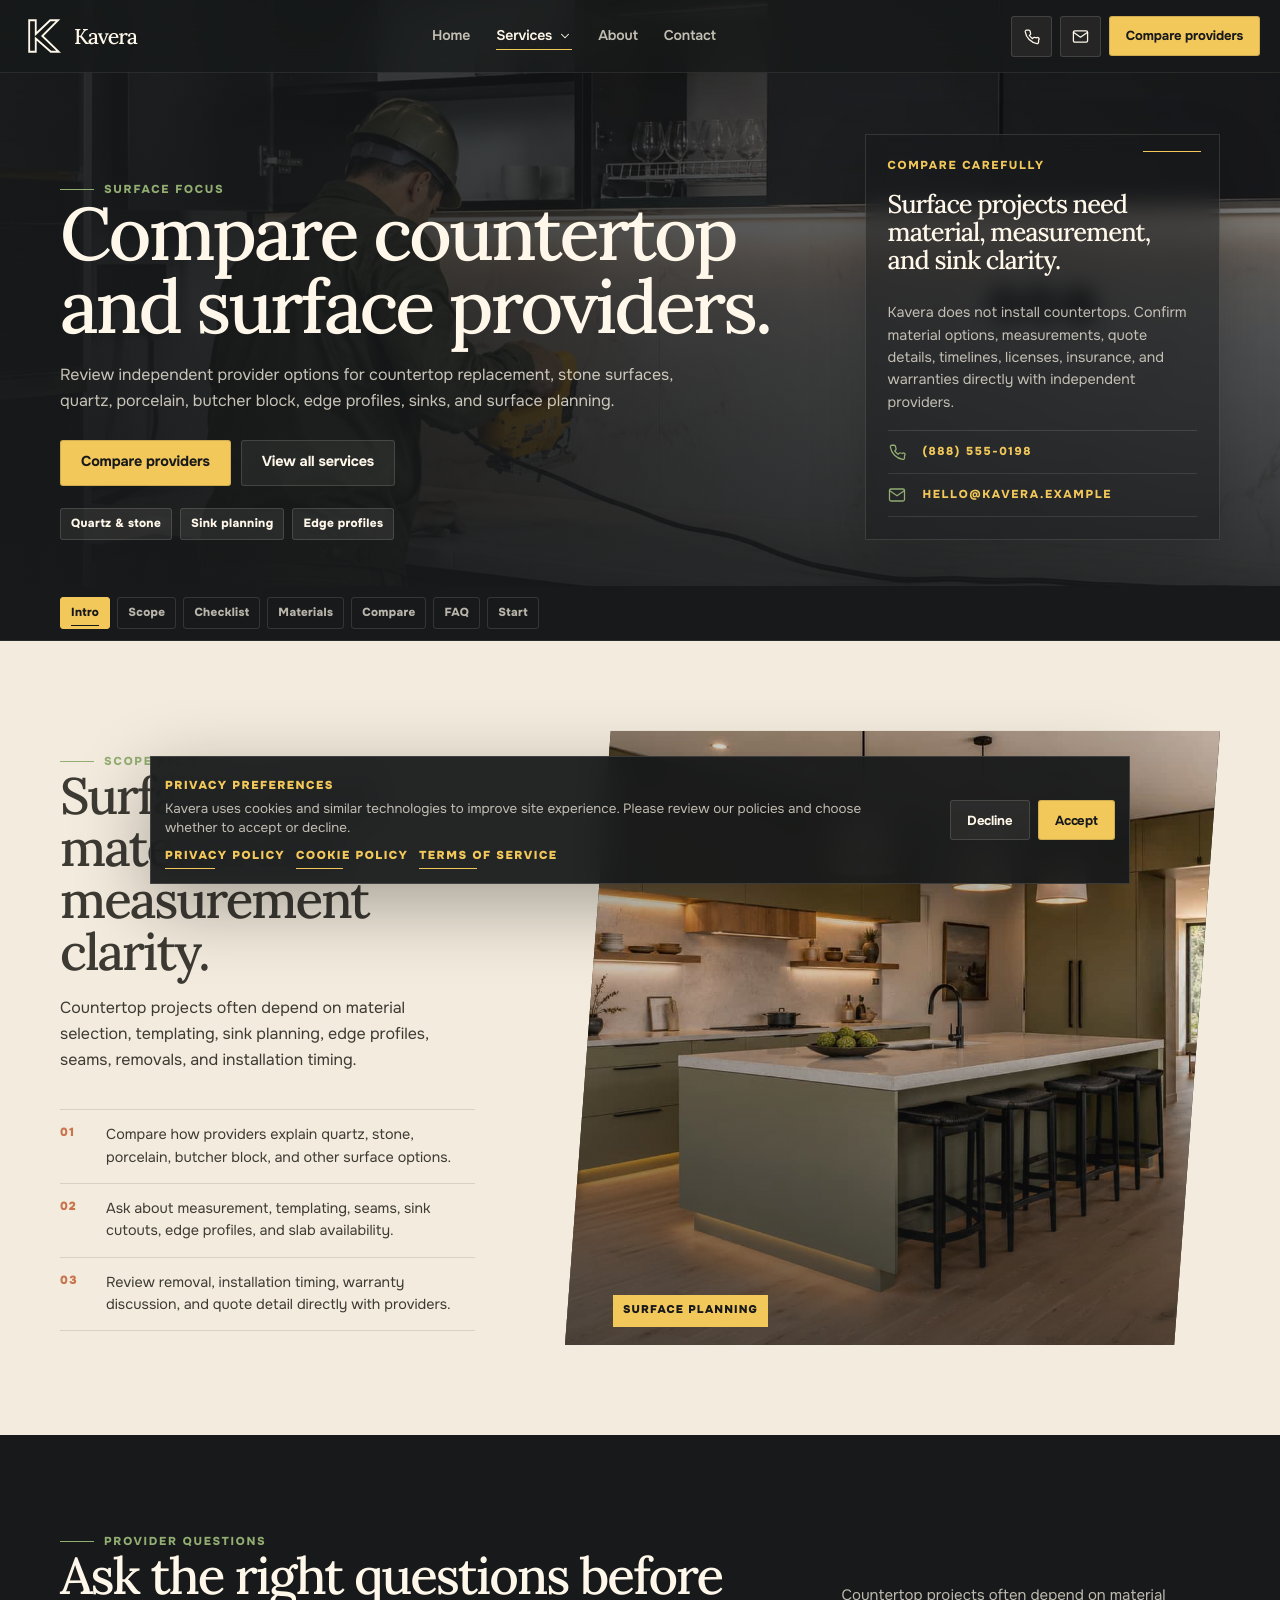
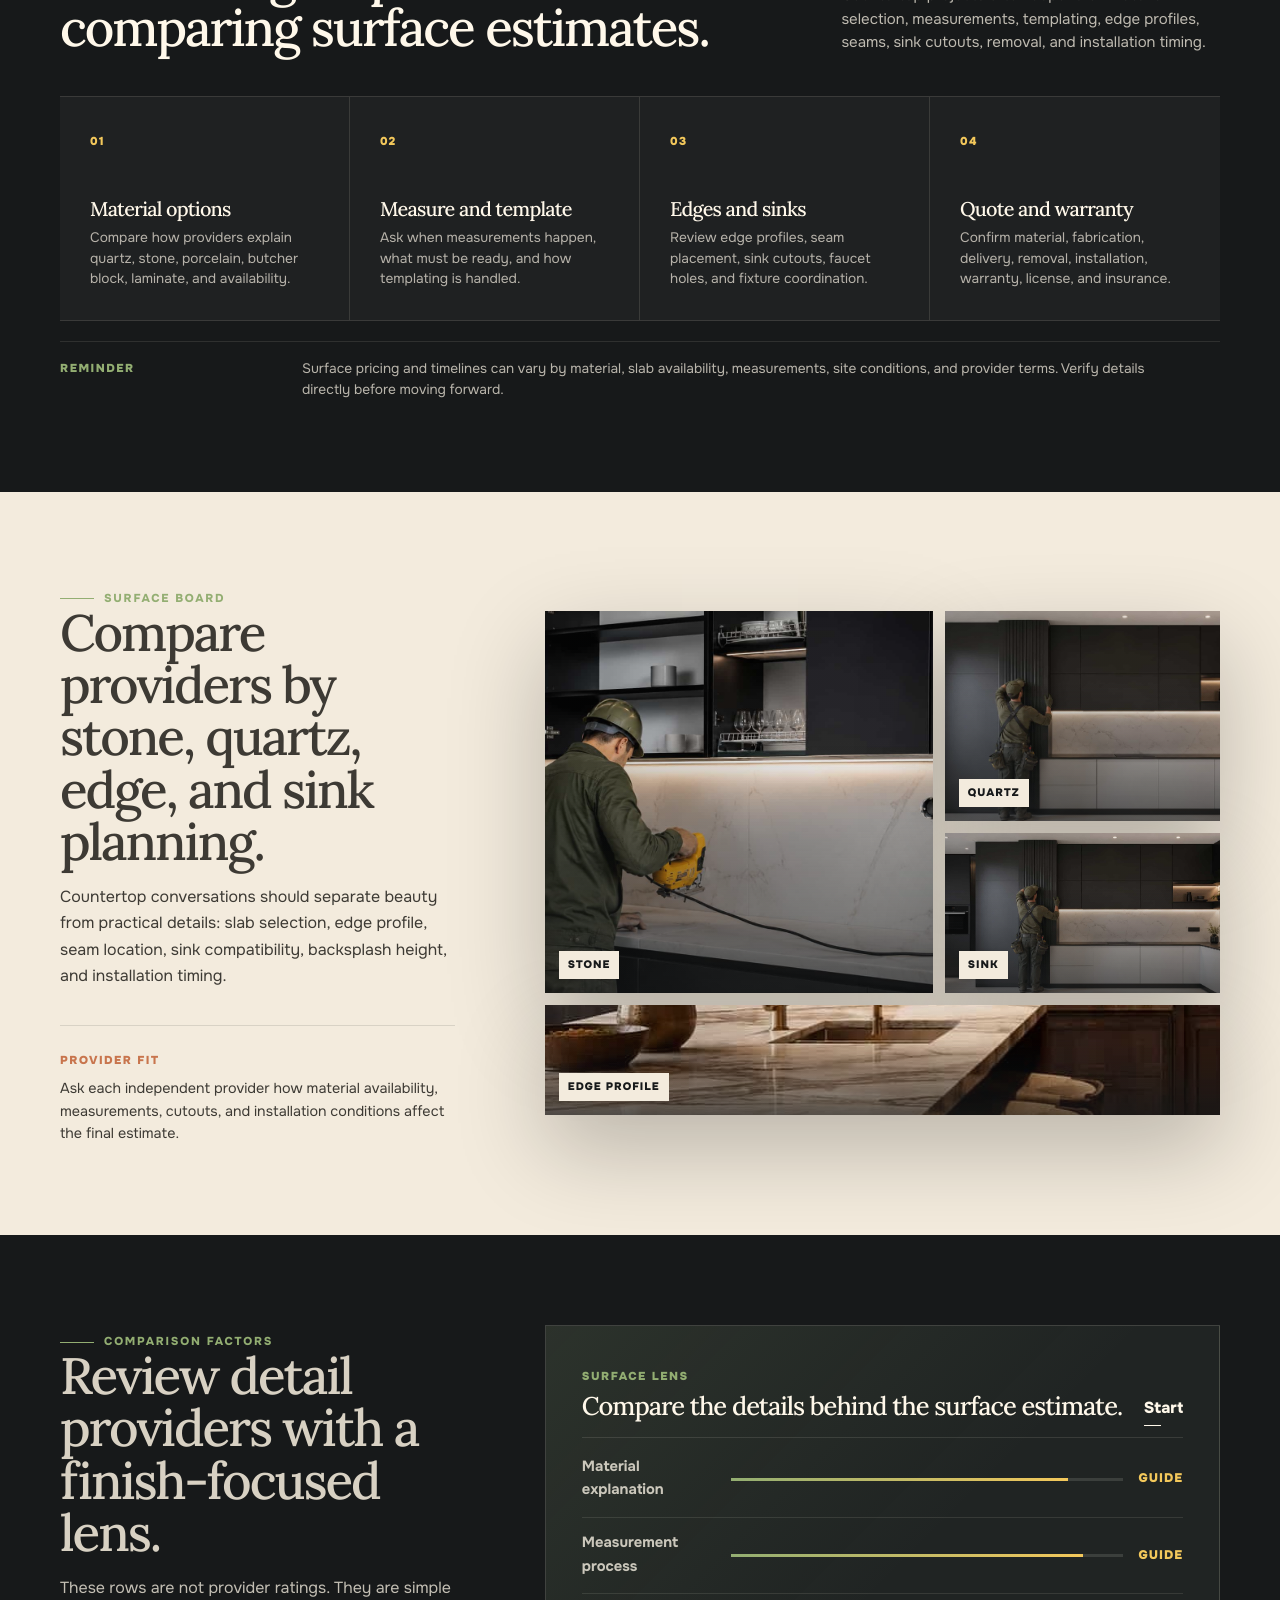
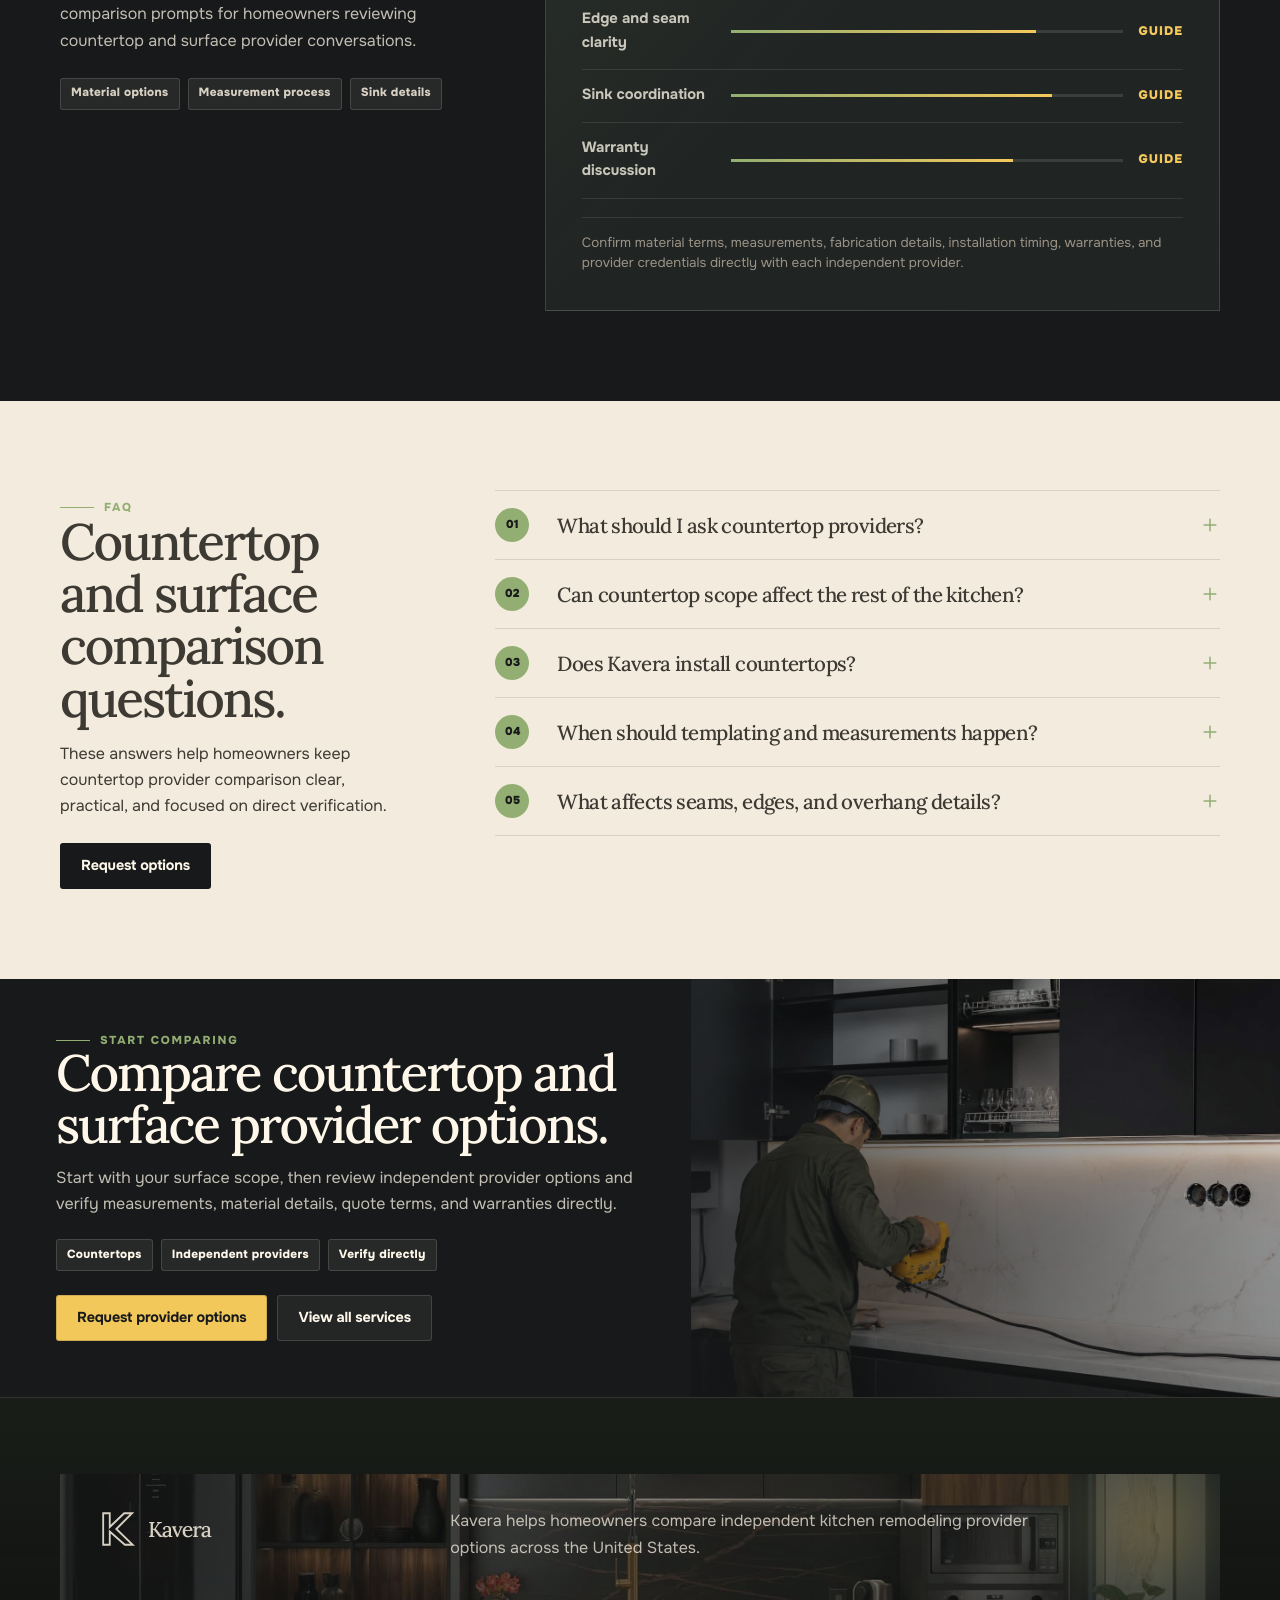
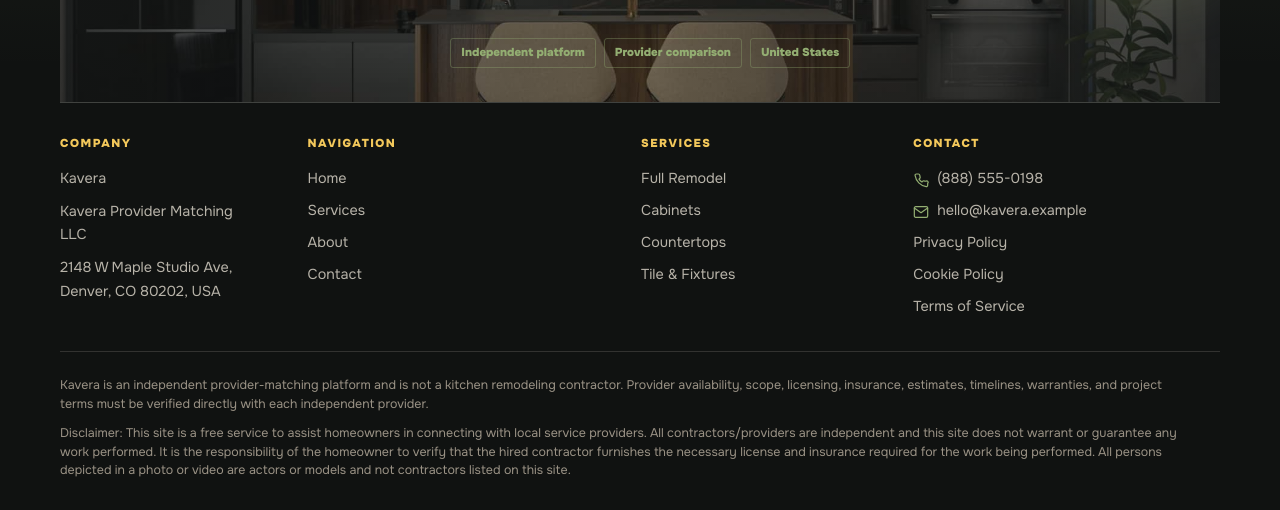
<file: countertops-surfaces.html>
<!DOCTYPE html>
<html lang="en">

<head>
    <meta charset="UTF-8">
    <meta name="viewport" content="width=device-width, initial-scale=1.0">

    <title>Countertop & Surface Providers | Kavera</title>
    <meta name="description"
        content="Compare independent provider options for kitchen countertops, stone surfaces, quartz, porcelain, edge profiles, and sinks.">

    <link rel="icon" type="image/svg+xml" href="./assets/icons/favicon.svg?v=10">
    <link rel="stylesheet" href="./css/style.css">
</head>

<body>
    <div data-site-header></div>

    <main id="main">
        
        <section class="page-hero service-hero" id="hero" aria-labelledby="service-hero-title">
            <div class="page-hero__bg" aria-hidden="true">
                <img src="./assets/images/service-countertops.jpg" alt="">
            </div>

            <div class="page-hero__inner">
                <div class="page-hero__content">
                    <span class="eyebrow">Surface focus</span>

                    <h1 id="service-hero-title">
                        Compare countertop and surface providers.
                    </h1>

                    <p>
                        Review independent provider options for countertop replacement, stone surfaces, quartz,
                        porcelain, butcher block, edge profiles, sinks, and surface planning.
                    </p>

                    <div class="page-hero__actions">
                        <a class="button" href="contact.html#request">
                            <span>Compare providers</span>
                        </a>

                        <a class="button button--ghost" href="services.html">
                            <span>View all services</span>
                        </a>
                    </div>

                    <div class="page-hero__badges">
                        <span class="hero-badge">Quartz &amp; stone</span>
                        <span class="hero-badge">Sink planning</span>
                        <span class="hero-badge">Edge profiles</span>
                    </div>
                </div>

                <aside class="hero-panel service-hero__panel" aria-label="Countertop and surface contact options">
                    <span>Compare carefully</span>

                    <strong>
                        Surface projects need material, measurement, and sink clarity.
                    </strong>

                    <p>
                        Kavera does not install countertops. Confirm material options, measurements, quote details,
                        timelines, licenses, insurance, and warranties directly with independent providers.
                    </p>

                    <div class="service-hero__quick">
                        <a href="tel:+18885550198" data-phone-link>
                            <svg viewBox="0 0 24 24" aria-hidden="true">
                                <path
                                    d="M22 16.92v3a2 2 0 0 1-2.18 2A19.79 19.79 0 0 1 3.11 5.18 2 2 0 0 1 5.1 3h3a2 2 0 0 1 2 1.72c.12.88.31 1.74.57 2.56a2 2 0 0 1-.45 2.11L9 10.61a16 16 0 0 0 4.39 4.39l1.22-1.22a2 2 0 0 1 2.11-.45c.82.26 1.68.45 2.56.57A2 2 0 0 1 22 16.92Z"
                                    fill="none" stroke="currentColor" stroke-linecap="round" stroke-linejoin="round">
                                </path>
                            </svg>
                            <span data-phone-text>(888) 555-0198</span>
                        </a>

                        <a href="mailto:hello@kavera.example" data-email-link>
                            <svg viewBox="0 0 24 24" aria-hidden="true">
                                <path d="M4 4h16c1.1 0 2 .9 2 2v12c0 1.1-.9 2-2 2H4c-1.1 0-2-.9-2-2V6c0-1.1.9-2 2-2Z"
                                    fill="none" stroke="currentColor" stroke-linecap="round" stroke-linejoin="round">
                                </path>
                                <path d="m22 6-10 7L2 6" fill="none" stroke="currentColor" stroke-linecap="round"
                                    stroke-linejoin="round"></path>
                            </svg>
                            <span data-email-text>hello@kavera.example</span>
                        </a>
                    </div>
                </aside>
            </div>
        </section>

        <div data-section-nav></div>

        
        <section class="section section--cream service-scope" id="scope" aria-labelledby="service-scope-title">
            <div class="container">
                <div class="service-scope__grid">
                    <div class="service-scope__content">
                        <span class="eyebrow">Scope split</span>

                        <h2 id="service-scope-title">
                            Surfaces need material and measurement clarity.
                        </h2>

                        <p>
                            Countertop projects often depend on material selection, templating, sink planning,
                            edge profiles, seams, removals, and installation timing.
                        </p>

                        <div class="service-scope__rows">
                            <div class="service-scope__row">
                                <span>01</span>
                                <p>Compare how providers explain quartz, stone, porcelain, butcher block, and other
                                    surface options.</p>
                            </div>

                            <div class="service-scope__row">
                                <span>02</span>
                                <p>Ask about measurement, templating, seams, sink cutouts, edge profiles, and slab
                                    availability.</p>
                            </div>

                            <div class="service-scope__row">
                                <span>03</span>
                                <p>Review removal, installation timing, warranty discussion, and quote detail directly
                                    with providers.</p>
                            </div>
                        </div>
                    </div>

                    <figure class="service-scope__image">
                        <img src="./assets/images/hero-kitchen-main.jpg"
                            alt="Stone countertop surface detail in a premium kitchen" loading="lazy">
                        <span>Surface planning</span>
                    </figure>
                </div>
            </div>
        </section>

    
    <section class="section section--dark service-checklist service-checklist-v2" id="checklist"
        aria-labelledby="service-checklist-title">
        <div class="container">
            <div class="service-checklist-v2__head">
                <div>
                    <span class="eyebrow">Provider questions</span>
    
                    <h2 id="service-checklist-title">
                        Ask the right questions before comparing surface estimates.
                    </h2>
                </div>
    
                <p>
                    Countertop projects often depend on material selection, measurements, templating,
                    edge profiles, seams, sink cutouts, removal, and installation timing.
                </p>
            </div>
    
            <div class="service-checklist-v2__board">
                <article class="service-checklist-v2__item">
                    <span>01</span>
                    <h3>Material options</h3>
                    <p>Compare how providers explain quartz, stone, porcelain, butcher block, laminate, and availability.
                    </p>
                </article>
    
                <article class="service-checklist-v2__item">
                    <span>02</span>
                    <h3>Measure and template</h3>
                    <p>Ask when measurements happen, what must be ready, and how templating is handled.</p>
                </article>
    
                <article class="service-checklist-v2__item">
                    <span>03</span>
                    <h3>Edges and sinks</h3>
                    <p>Review edge profiles, seam placement, sink cutouts, faucet holes, and fixture coordination.</p>
                </article>
    
                <article class="service-checklist-v2__item">
                    <span>04</span>
                    <h3>Quote and warranty</h3>
                    <p>Confirm material, fabrication, delivery, removal, installation, warranty, license, and insurance.</p>
                </article>
            </div>
    
            <div class="service-checklist-v2__note">
                <span>Reminder</span>
                <p>
                    Surface pricing and timelines can vary by material, slab availability, measurements,
                    site conditions, and provider terms. Verify details directly before moving forward.
                </p>
            </div>
        </div>
    </section>

        
        <section class="section section--cream service-materials" id="materials"
            aria-labelledby="service-materials-title">
            <div class="container">
                <div class="service-materials__grid">
                    <div class="service-materials__content">
                        <span class="eyebrow">Surface board</span>

                        <h2 id="service-materials-title">
                            Compare providers by stone, quartz, edge, and sink planning.
                        </h2>

                        <p>
                            Countertop conversations should separate beauty from practical details: slab selection,
                            edge profile, seam location, sink compatibility, backsplash height, and installation timing.
                        </p>

                        <div class="service-materials__note">
                            <span>Provider fit</span>
                            <p>
                                Ask each independent provider how material availability, measurements, cutouts,
                                and installation conditions affect the final estimate.
                            </p>
                        </div>
                    </div>

                    <div class="service-material-board" aria-label="Countertop and surface material board">
                        <figure class="service-material-piece service-material-piece--large">
                            <img src="./assets/images/service-countertops.jpg"
                                alt="Kitchen countertop surface and island detail" loading="lazy">
                            <span>Stone</span>
                        </figure>

                        <figure class="service-material-piece">
                            <img src="./assets/images/detail-sink.jpg" alt="Quartz or marble surface sample"
                                loading="lazy">
                            <span>Quartz</span>
                        </figure>

                        <figure class="service-material-piece">
                            <img src="./assets/images/detail-sink.jpg" alt="Sink cutout and countertop detail"
                                loading="lazy">
                            <span>Sink</span>
                        </figure>

                        <figure class="service-material-piece service-material-piece--wide">
                            <img src="./assets/images/material-wood.jpg" alt="Warm butcher block or wood surface detail"
                                loading="lazy">
                            <span>Edge profile</span>
                        </figure>
                    </div>
                </div>
            </div>
        </section>

        
        <section class="section section--dark service-compare" id="compare" aria-labelledby="service-compare-title">
            <div class="container">
                <div class="service-compare__grid">
                    <div class="service-compare__content">
                        <span class="eyebrow">Comparison factors</span>

                        <h2 id="service-compare-title">
                            Review detail providers with a finish-focused lens.
                        </h2>

                        <p>
                            These rows are not provider ratings. They are simple comparison prompts for homeowners
                            reviewing countertop and surface provider conversations.
                        </p>

                        <div class="badge-row">
                            <span class="badge">Material options</span>
                            <span class="badge">Measurement process</span>
                            <span class="badge">Sink details</span>
                        </div>
                    </div>

                    <div class="score-panel">
                        <div class="service-compare__head">
                            <div>
                                <span>Surface lens</span>
                                <strong>Compare the details behind the surface estimate.</strong>
                            </div>

                            <a class="text-link" href="contact.html#request">Start</a>
                        </div>

                        <div class="score-row">
                            <span>Material explanation</span>
                            <div class="score-line" data-score="86"></div>
                            <strong>Guide</strong>
                        </div>

                        <div class="score-row">
                            <span>Measurement process</span>
                            <div class="score-line" data-score="90"></div>
                            <strong>Guide</strong>
                        </div>

                        <div class="score-row">
                            <span>Edge and seam clarity</span>
                            <div class="score-line" data-score="78"></div>
                            <strong>Guide</strong>
                        </div>

                        <div class="score-row">
                            <span>Sink coordination</span>
                            <div class="score-line" data-score="82"></div>
                            <strong>Guide</strong>
                        </div>

                        <div class="score-row">
                            <span>Warranty discussion</span>
                            <div class="score-line" data-score="72"></div>
                            <strong>Guide</strong>
                        </div>

                        <p class="service-compare__note">
                            Confirm material terms, measurements, fabrication details, installation timing,
                            warranties, and provider credentials directly with each independent provider.
                        </p>
                    </div>
                </div>
            </div>
        </section>

        
        <section class="section section--cream service-faq" id="faq" aria-labelledby="service-faq-title">
            <div class="container">
                <div class="service-faq__grid">
                    <div class="service-faq__intro">
                        <span class="eyebrow">FAQ</span>

                        <h2 id="service-faq-title">
                            Countertop and surface comparison questions.
                        </h2>

                        <p>
                            These answers help homeowners keep countertop provider comparison clear, practical,
                            and focused on direct verification.
                        </p>

                        <a class="button button--dark" href="contact.html#request">
                            <span>Request options</span>
                        </a>
                    </div>

                    <div class="faq-list" data-faq-list="countertops-surfaces"></div>
                </div>
            </div>
        </section>

        
        <section class="compact-cta service-cta" id="start" aria-labelledby="service-cta-title">
            <div class="compact-cta__inner">
                <div class="compact-cta__content">
                    <span class="eyebrow">Start comparing</span>

                    <h2 id="service-cta-title">
                        Compare countertop and surface provider options.
                    </h2>

                    <p>
                        Start with your surface scope, then review independent provider options and verify
                        measurements, material details, quote terms, and warranties directly.
                    </p>

                    <div class="compact-cta__badges">
                        <span class="badge">Countertops</span>
                        <span class="badge">Independent providers</span>
                        <span class="badge">Verify directly</span>
                    </div>

                    <div class="compact-cta__actions">
                        <a class="button" href="contact.html#request">
                            <span>Request provider options</span>
                        </a>

                        <a class="button button--ghost" href="services.html">
                            <span>View all services</span>
                        </a>
                    </div>
                </div>

                <div class="compact-cta__media">
                    <img src="./assets/images/service-countertops.jpg" alt="Countertop and surface provider comparison"
                        loading="lazy">
                </div>
            </div>
        </section>
    </main>

    <div data-site-footer></div>
    <div data-policy-banner></div>

    <script src="./js/config.js"></script>
    <script src="./js/main.js"></script>
    <script src="./js/service-page.js"></script>
</body>

</html>
</file>
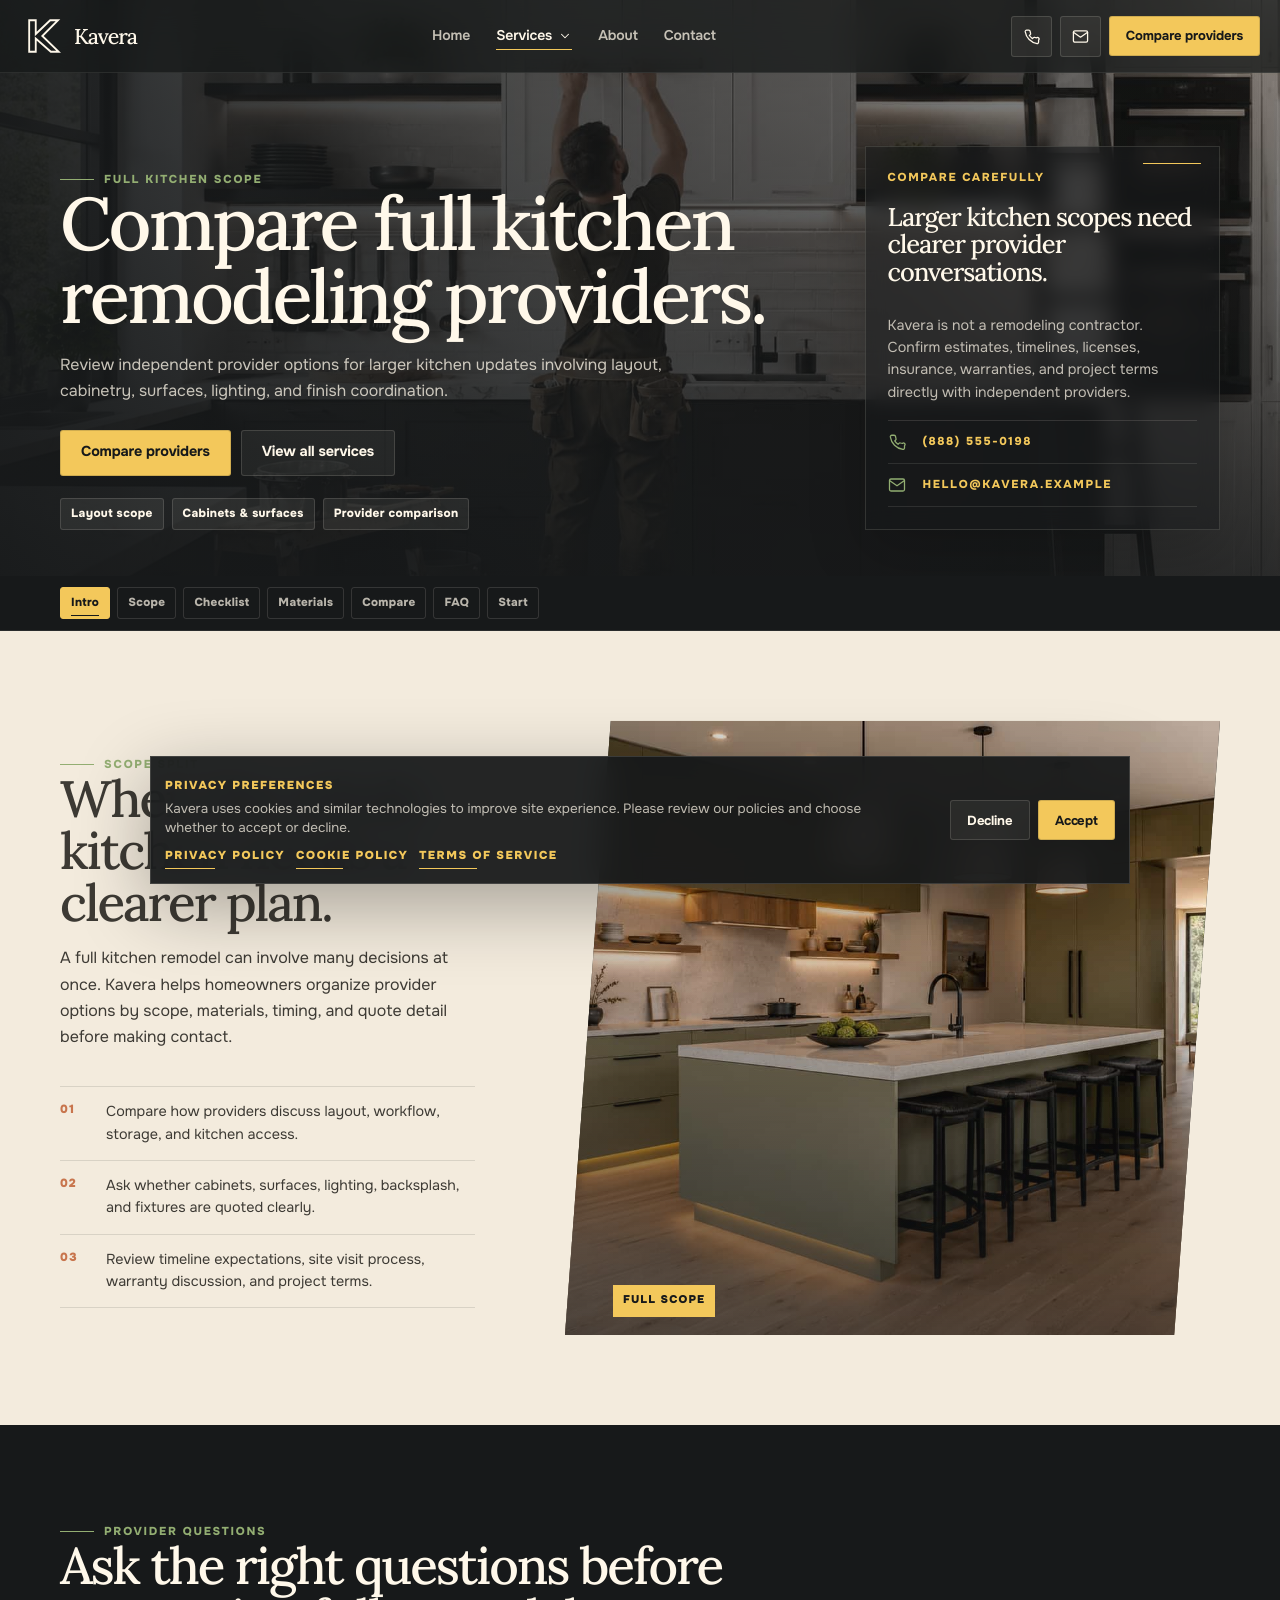
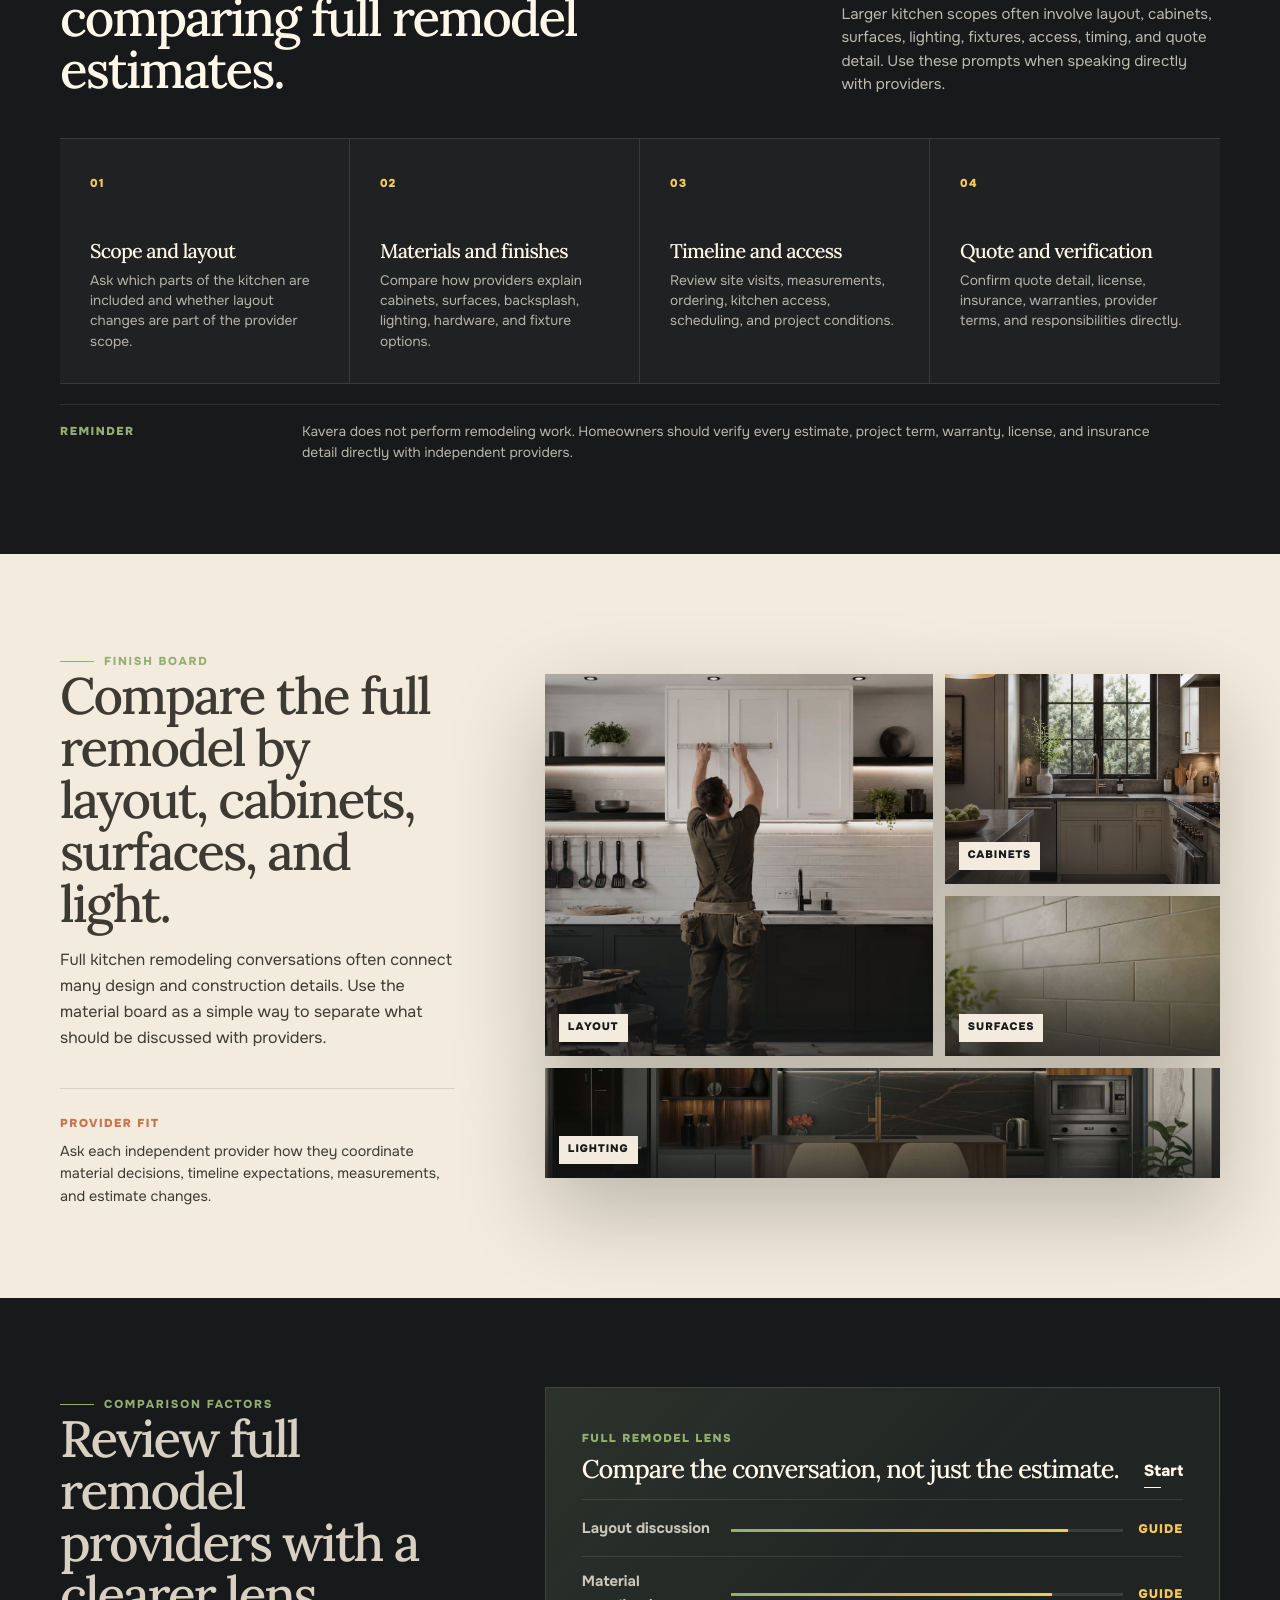
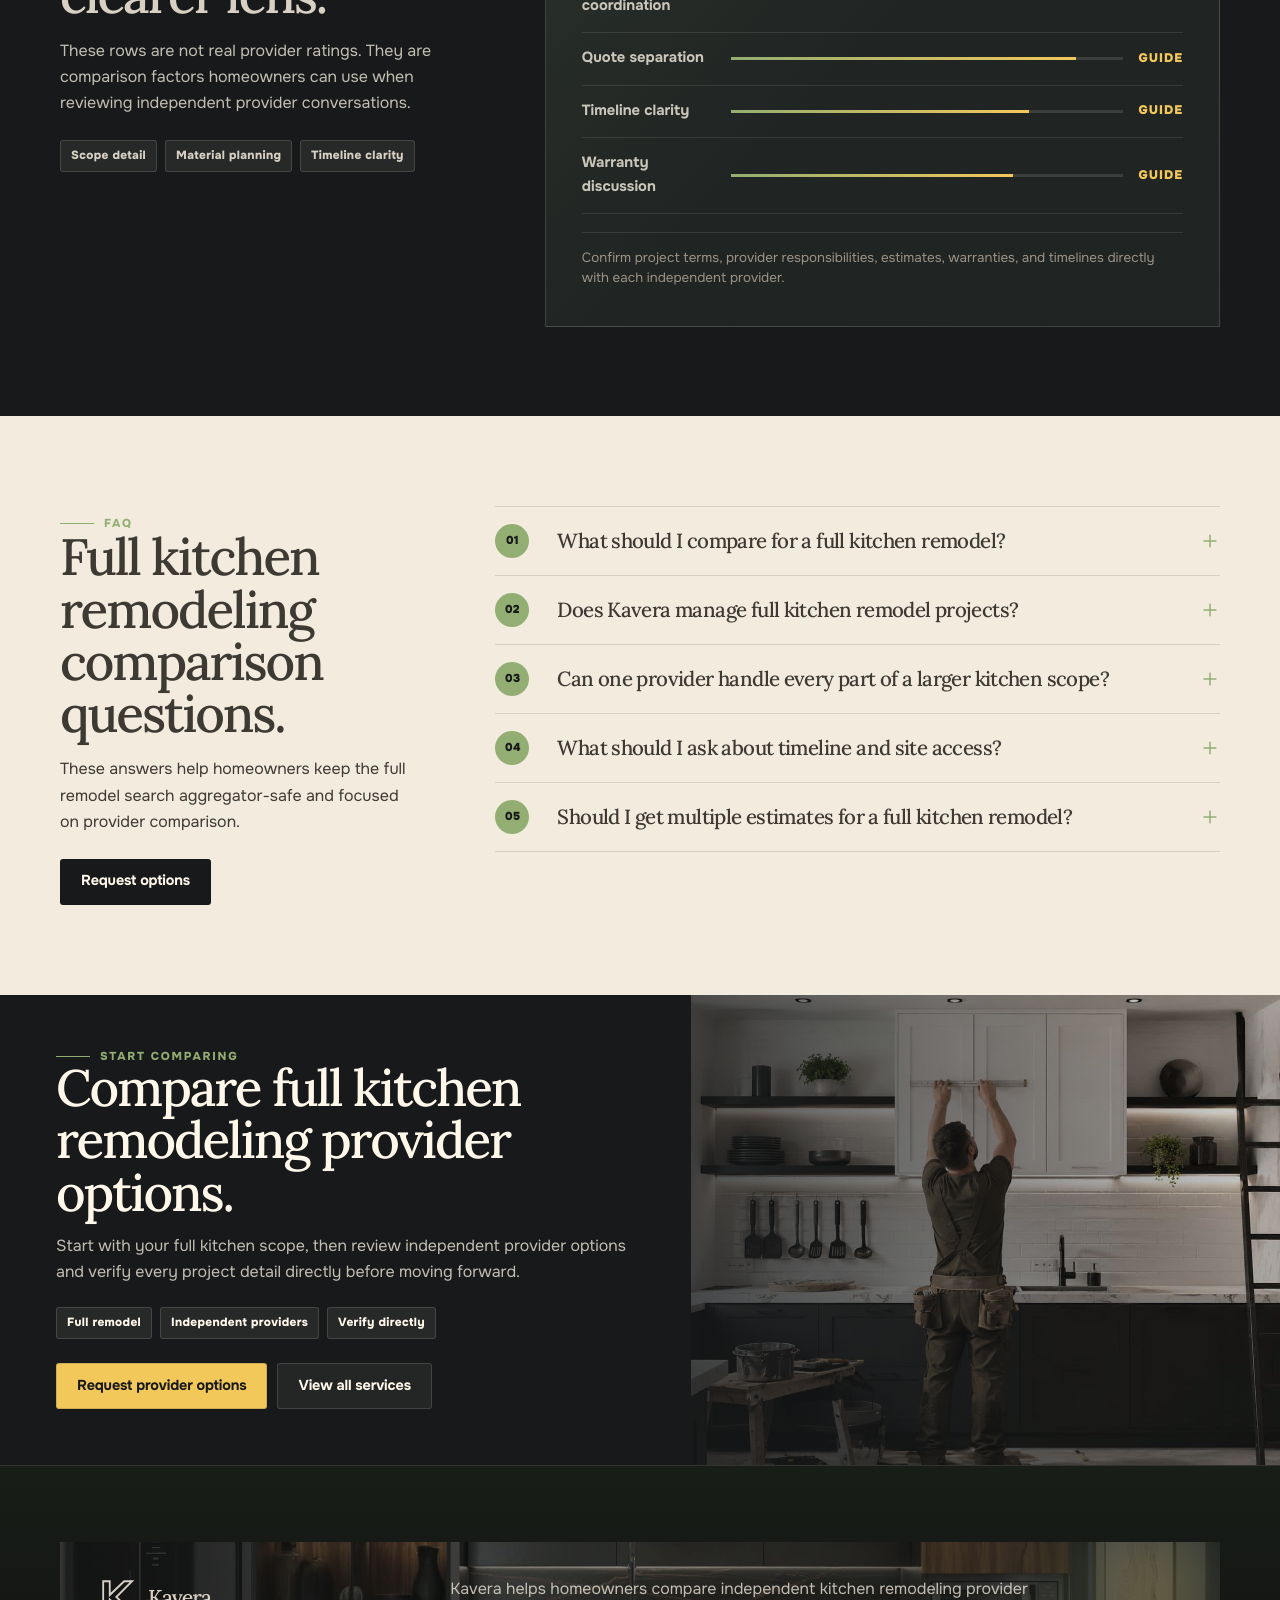
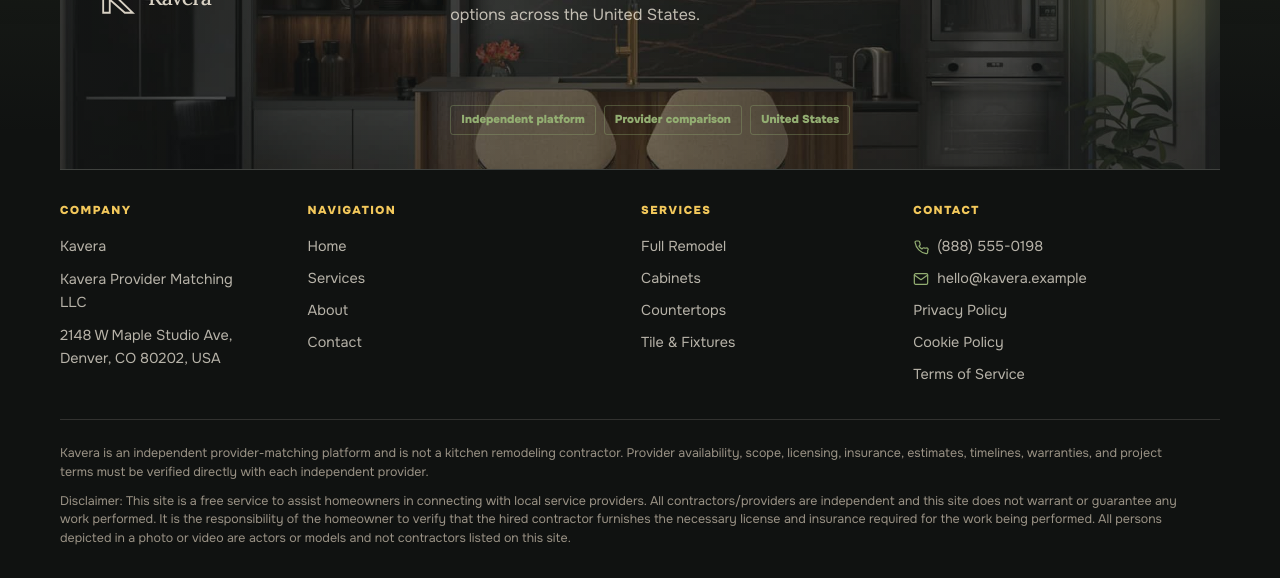
<file: full-kitchen-remodeling.html>
<!DOCTYPE html>
<html lang="en">

<head>
    <meta charset="UTF-8">
    <meta name="viewport" content="width=device-width, initial-scale=1.0">

    <title>Full Kitchen Remodeling Providers | Kavera</title>
    <meta name="description"
        content="Compare independent provider options for full kitchen remodeling scopes, layouts, cabinets, surfaces, lighting, and finish coordination.">

    <link rel="icon" type="image/svg+xml" href="./assets/icons/favicon.svg?v=10">
    <link rel="stylesheet" href="./css/style.css">
</head>

<body>
    <div data-site-header></div>

    <main id="main">
        
        <section class="page-hero service-hero" id="hero" aria-labelledby="service-hero-title">
            <div class="page-hero__bg" aria-hidden="true">
                <img src="./assets/images/service-full-kitchen.jpg" alt="">
            </div>

            <div class="page-hero__inner">
                <div class="page-hero__content">
                    <span class="eyebrow">Full kitchen scope</span>

                    <h1 id="service-hero-title">
                        Compare full kitchen remodeling providers.
                    </h1>

                    <p>
                        Review independent provider options for larger kitchen updates involving layout,
                        cabinetry, surfaces, lighting, and finish coordination.
                    </p>

                    <div class="page-hero__actions">
                        <a class="button" href="contact.html#request">
                            <span>Compare providers</span>
                        </a>

                        <a class="button button--ghost" href="services.html">
                            <span>View all services</span>
                        </a>
                    </div>

                    <div class="page-hero__badges">
                        <span class="hero-badge">Layout scope</span>
                        <span class="hero-badge">Cabinets &amp; surfaces</span>
                        <span class="hero-badge">Provider comparison</span>
                    </div>
                </div>

                <aside class="hero-panel service-hero__panel" aria-label="Full kitchen remodeling contact options">
                    <span>Compare carefully</span>

                    <strong>
                        Larger kitchen scopes need clearer provider conversations.
                    </strong>

                    <p>
                        Kavera is not a remodeling contractor. Confirm estimates, timelines, licenses,
                        insurance, warranties, and project terms directly with independent providers.
                    </p>

                    <div class="service-hero__quick">
                        <a href="tel:+18885550198" data-phone-link>
                            <svg viewBox="0 0 24 24" aria-hidden="true">
                                <path
                                    d="M22 16.92v3a2 2 0 0 1-2.18 2A19.79 19.79 0 0 1 3.11 5.18 2 2 0 0 1 5.1 3h3a2 2 0 0 1 2 1.72c.12.88.31 1.74.57 2.56a2 2 0 0 1-.45 2.11L9 10.61a16 16 0 0 0 4.39 4.39l1.22-1.22a2 2 0 0 1 2.11-.45c.82.26 1.68.45 2.56.57A2 2 0 0 1 22 16.92Z"
                                    fill="none" stroke="currentColor" stroke-linecap="round" stroke-linejoin="round">
                                </path>
                            </svg>
                            <span data-phone-text>(888) 555-0198</span>
                        </a>

                        <a href="mailto:hello@kavera.example" data-email-link>
                            <svg viewBox="0 0 24 24" aria-hidden="true">
                                <path d="M4 4h16c1.1 0 2 .9 2 2v12c0 1.1-.9 2-2 2H4c-1.1 0-2-.9-2-2V6c0-1.1.9-2 2-2Z"
                                    fill="none" stroke="currentColor" stroke-linecap="round" stroke-linejoin="round">
                                </path>
                                <path d="m22 6-10 7L2 6" fill="none" stroke="currentColor" stroke-linecap="round"
                                    stroke-linejoin="round"></path>
                            </svg>
                            <span data-email-text>hello@kavera.example</span>
                        </a>
                    </div>
                </aside>
            </div>
        </section>

        <div data-section-nav></div>

        
        <section class="section section--cream service-scope" id="scope" aria-labelledby="service-scope-title">
            <div class="container">
                <div class="service-scope__grid">
                    <div class="service-scope__content">
                        <span class="eyebrow">Scope split</span>

                        <h2 id="service-scope-title">
                            When the whole kitchen needs a clearer plan.
                        </h2>

                        <p>
                            A full kitchen remodel can involve many decisions at once. Kavera helps homeowners
                            organize provider options by scope, materials, timing, and quote detail before making
                            contact.
                        </p>

                        <div class="service-scope__rows">
                            <div class="service-scope__row">
                                <span>01</span>
                                <p>Compare how providers discuss layout, workflow, storage, and kitchen access.</p>
                            </div>

                            <div class="service-scope__row">
                                <span>02</span>
                                <p>Ask whether cabinets, surfaces, lighting, backsplash, and fixtures are quoted
                                    clearly.</p>
                            </div>

                            <div class="service-scope__row">
                                <span>03</span>
                                <p>Review timeline expectations, site visit process, warranty discussion, and project
                                    terms.</p>
                            </div>
                        </div>
                    </div>

                    <figure class="service-scope__image">
                        <img src="./assets/images/hero-kitchen-main.jpg"
                            alt="Large kitchen remodeling scope with premium finishes" loading="lazy">
                        <span>Full scope</span>
                    </figure>
                </div>
            </div>
        </section>


<section class="section section--dark service-checklist service-checklist-v2" id="checklist"
    aria-labelledby="service-checklist-title">
    <div class="container">
        <div class="service-checklist-v2__head">
            <div>
                <span class="eyebrow">Provider questions</span>

                <h2 id="service-checklist-title">
                    Ask the right questions before comparing full remodel estimates.
                </h2>
            </div>

            <p>
                Larger kitchen scopes often involve layout, cabinets, surfaces, lighting, fixtures,
                access, timing, and quote detail. Use these prompts when speaking directly with providers.
            </p>
        </div>

        <div class="service-checklist-v2__board">
            <article class="service-checklist-v2__item">
                <span>01</span>
                <h3>Scope and layout</h3>
                <p>Ask which parts of the kitchen are included and whether layout changes are part of the provider
                    scope.</p>
            </article>

            <article class="service-checklist-v2__item">
                <span>02</span>
                <h3>Materials and finishes</h3>
                <p>Compare how providers explain cabinets, surfaces, backsplash, lighting, hardware, and fixture
                    options.</p>
            </article>

            <article class="service-checklist-v2__item">
                <span>03</span>
                <h3>Timeline and access</h3>
                <p>Review site visits, measurements, ordering, kitchen access, scheduling, and project conditions.</p>
            </article>

            <article class="service-checklist-v2__item">
                <span>04</span>
                <h3>Quote and verification</h3>
                <p>Confirm quote detail, license, insurance, warranties, provider terms, and responsibilities directly.
                </p>
            </article>
        </div>

        <div class="service-checklist-v2__note">
            <span>Reminder</span>
            <p>
                Kavera does not perform remodeling work. Homeowners should verify every estimate,
                project term, warranty, license, and insurance detail directly with independent providers.
            </p>
        </div>
    </div>
</section>

        
        <section class="section section--cream service-materials" id="materials"
            aria-labelledby="service-materials-title">
            <div class="container">
                <div class="service-materials__grid">
                    <div class="service-materials__content">
                        <span class="eyebrow">Finish board</span>

                        <h2 id="service-materials-title">
                            Compare the full remodel by layout, cabinets, surfaces, and light.
                        </h2>

                        <p>
                            Full kitchen remodeling conversations often connect many design and construction details.
                            Use the material board as a simple way to separate what should be discussed with providers.
                        </p>

                        <div class="service-materials__note">
                            <span>Provider fit</span>
                            <p>
                                Ask each independent provider how they coordinate material decisions, timeline
                                expectations,
                                measurements, and estimate changes.
                            </p>
                        </div>
                    </div>

                    <div class="service-material-board" aria-label="Full kitchen remodeling material board">
                        <figure class="service-material-piece service-material-piece--large">
                            <img src="./assets/images/service-full-kitchen.jpg"
                                alt="Full kitchen layout and cabinet view" loading="lazy">
                            <span>Layout</span>
                        </figure>

                        <figure class="service-material-piece">
                            <img src="./assets/images/material-sage-cabinet.jpg" alt="Kitchen cabinet finish detail"
                                loading="lazy">
                            <span>Cabinets</span>
                        </figure>

                        <figure class="service-material-piece">
                            <img src="./assets/images/material-marble.jpg" alt="Kitchen countertop surface detail"
                                loading="lazy">
                            <span>Surfaces</span>
                        </figure>

                        <figure class="service-material-piece service-material-piece--wide">
                            <img src="./assets/images/detail-lighting.jpg" alt="Kitchen lighting and fixture detail"
                                loading="lazy">
                            <span>Lighting</span>
                        </figure>
                    </div>
                </div>
            </div>
        </section>

        
        <section class="section section--dark service-compare" id="compare" aria-labelledby="service-compare-title">
            <div class="container">
                <div class="service-compare__grid">
                    <div class="service-compare__content">
                        <span class="eyebrow">Comparison factors</span>

                        <h2 id="service-compare-title">
                            Review full remodel providers with a clearer lens.
                        </h2>

                        <p>
                            These rows are not real provider ratings. They are comparison factors homeowners can use
                            when reviewing independent provider conversations.
                        </p>

                        <div class="badge-row">
                            <span class="badge">Scope detail</span>
                            <span class="badge">Material planning</span>
                            <span class="badge">Timeline clarity</span>
                        </div>
                    </div>

                    <div class="score-panel">
                        <div class="service-compare__head">
                            <div>
                                <span>Full remodel lens</span>
                                <strong>Compare the conversation, not just the estimate.</strong>
                            </div>

                            <a class="text-link" href="contact.html#request">Start</a>
                        </div>

                        <div class="score-row">
                            <span>Layout discussion</span>
                            <div class="score-line" data-score="86"></div>
                            <strong>Guide</strong>
                        </div>

                        <div class="score-row">
                            <span>Material coordination</span>
                            <div class="score-line" data-score="82"></div>
                            <strong>Guide</strong>
                        </div>

                        <div class="score-row">
                            <span>Quote separation</span>
                            <div class="score-line" data-score="88"></div>
                            <strong>Guide</strong>
                        </div>

                        <div class="score-row">
                            <span>Timeline clarity</span>
                            <div class="score-line" data-score="76"></div>
                            <strong>Guide</strong>
                        </div>

                        <div class="score-row">
                            <span>Warranty discussion</span>
                            <div class="score-line" data-score="72"></div>
                            <strong>Guide</strong>
                        </div>

                        <p class="service-compare__note">
                            Confirm project terms, provider responsibilities, estimates, warranties, and timelines
                            directly
                            with each independent provider.
                        </p>
                    </div>
                </div>
            </div>
        </section>

        
        <section class="section section--cream service-faq" id="faq" aria-labelledby="service-faq-title">
            <div class="container">
                <div class="service-faq__grid">
                    <div class="service-faq__intro">
                        <span class="eyebrow">FAQ</span>

                        <h2 id="service-faq-title">
                            Full kitchen remodeling comparison questions.
                        </h2>

                        <p>
                            These answers help homeowners keep the full remodel search aggregator-safe and focused
                            on provider comparison.
                        </p>

                        <a class="button button--dark" href="contact.html#request">
                            <span>Request options</span>
                        </a>
                    </div>

                    <div class="faq-list" data-faq-list="full-kitchen-remodeling"></div>
                </div>
            </div>
        </section>

        
        <section class="compact-cta service-cta" id="start" aria-labelledby="service-cta-title">
            <div class="compact-cta__inner">
                <div class="compact-cta__content">
                    <span class="eyebrow">Start comparing</span>

                    <h2 id="service-cta-title">
                        Compare full kitchen remodeling provider options.
                    </h2>

                    <p>
                        Start with your full kitchen scope, then review independent provider options and verify
                        every project detail directly before moving forward.
                    </p>

                    <div class="compact-cta__badges">
                        <span class="badge">Full remodel</span>
                        <span class="badge">Independent providers</span>
                        <span class="badge">Verify directly</span>
                    </div>

                    <div class="compact-cta__actions">
                        <a class="button" href="contact.html#request">
                            <span>Request provider options</span>
                        </a>

                        <a class="button button--ghost" href="services.html">
                            <span>View all services</span>
                        </a>
                    </div>
                </div>

                <div class="compact-cta__media">
                    <img src="./assets/images/service-full-kitchen.jpg"
                        alt="Full kitchen remodeling provider comparison" loading="lazy">
                </div>
            </div>
        </section>
    </main>

    <div data-site-footer></div>
    <div data-policy-banner></div>

    <script src="./js/config.js"></script>
    <script src="./js/main.js"></script>
    <script src="./js/service-page.js"></script>
</body>

</html>
</file>
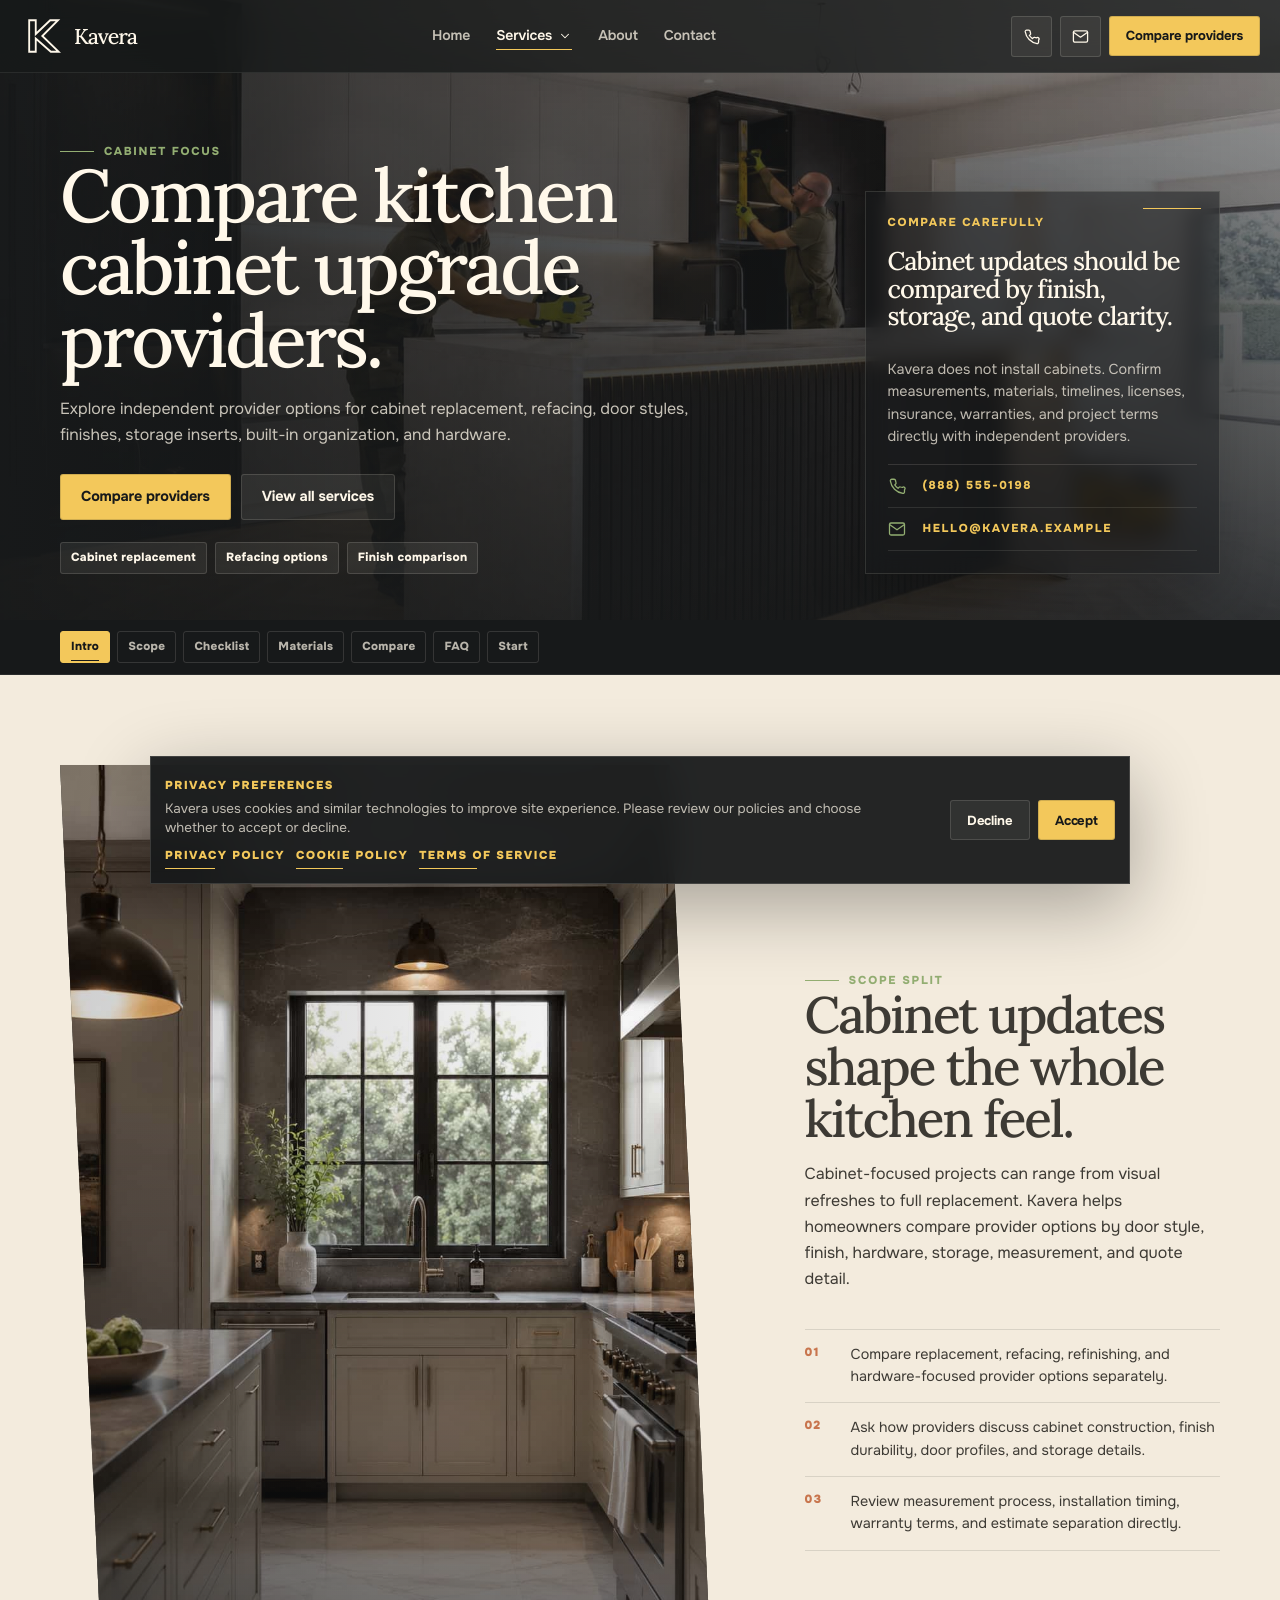
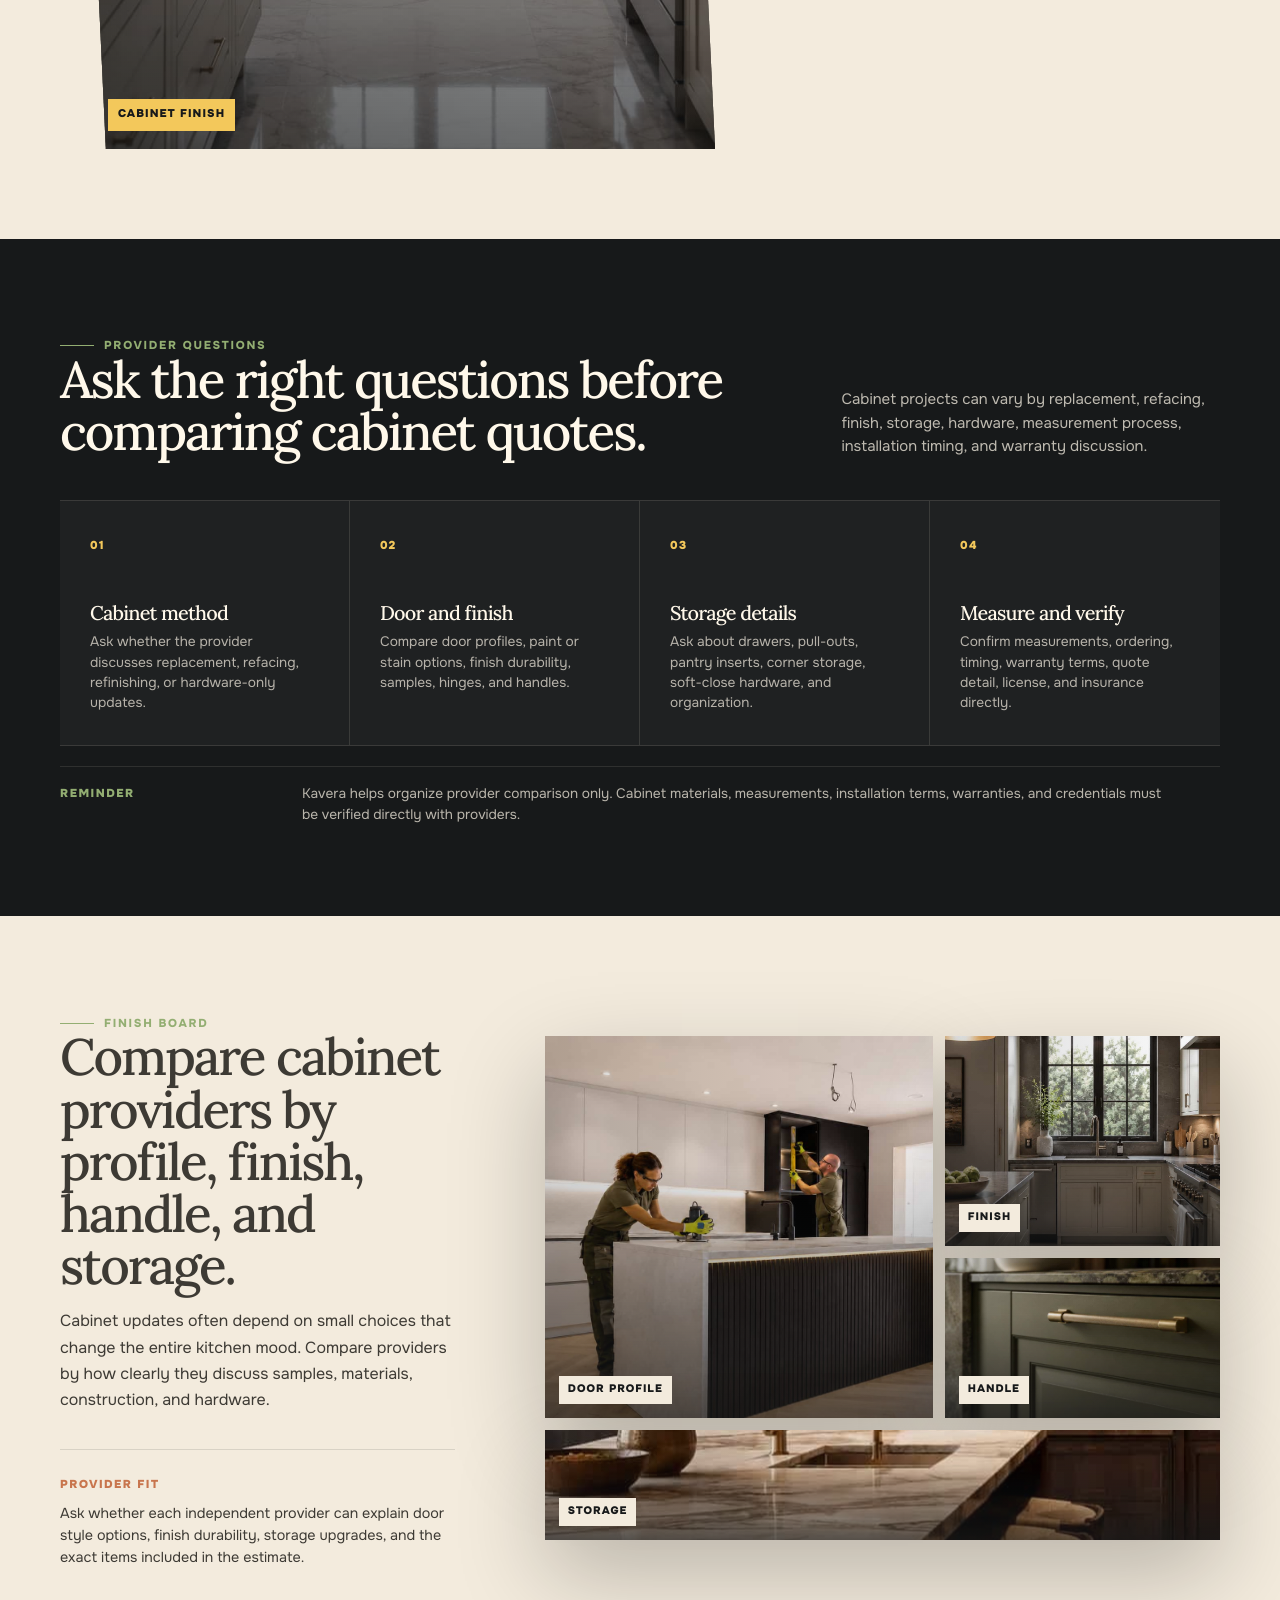
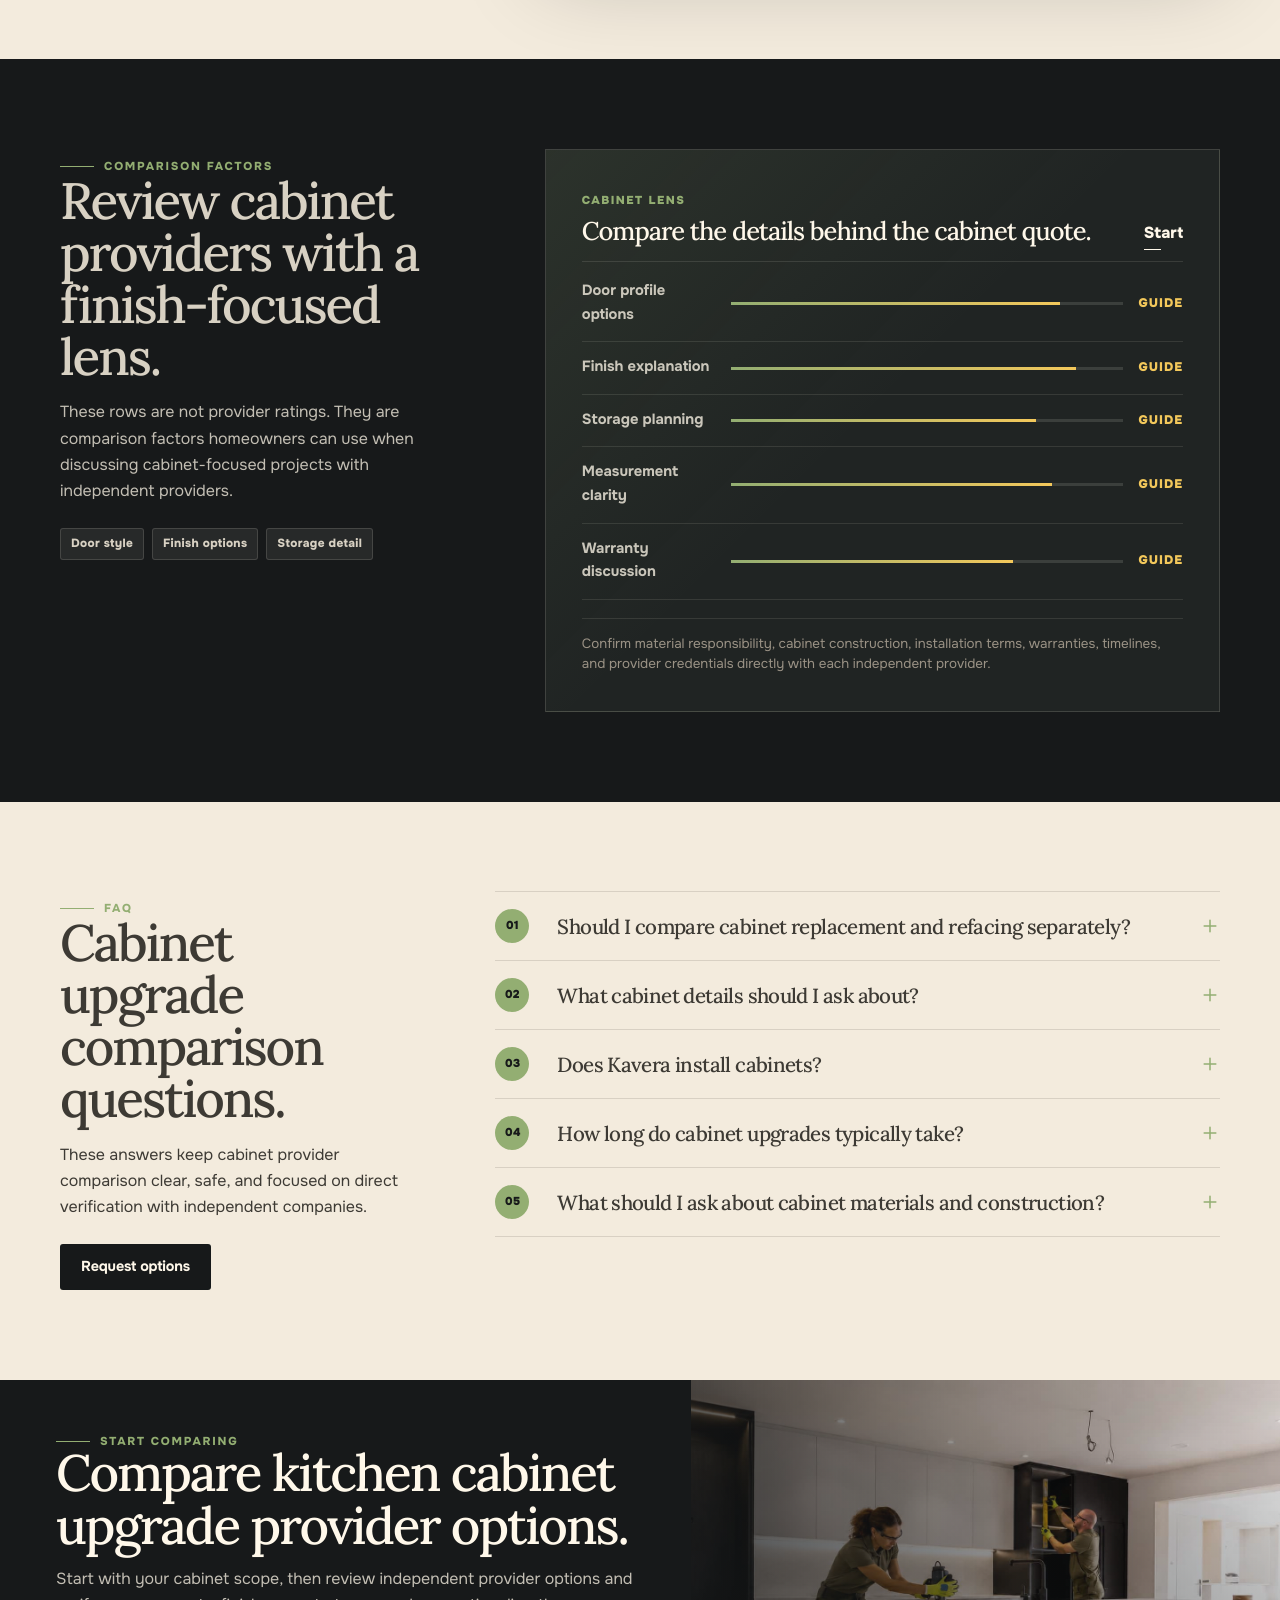
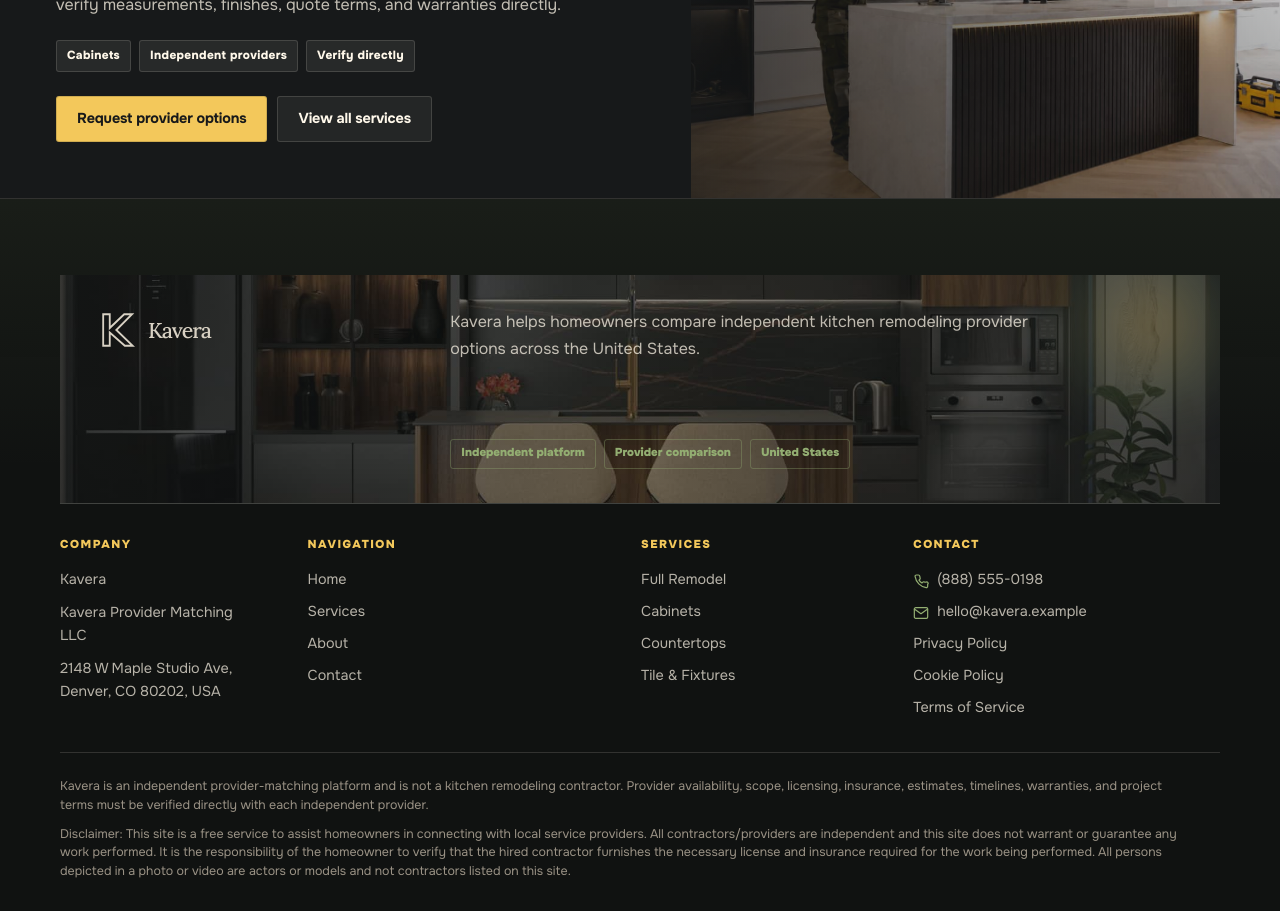
<file: kitchen-cabinet-upgrades.html>
<!DOCTYPE html>
<html lang="en">

<head>
    <meta charset="UTF-8">
    <meta name="viewport" content="width=device-width, initial-scale=1.0">

    <title>Kitchen Cabinet Upgrade Providers | Kavera</title>
    <meta name="description"
        content="Compare independent provider options for cabinet replacement, refacing, finishes, doors, storage, and hardware.">

    <link rel="icon" type="image/svg+xml" href="./assets/icons/favicon.svg?v=10">
    <link rel="stylesheet" href="./css/style.css">
</head>

<body>
    <div data-site-header></div>

    <main id="main">
        
        <section class="page-hero service-hero" id="hero" aria-labelledby="service-hero-title">
            <div class="page-hero__bg" aria-hidden="true">
                <img src="./assets/images/service-cabinets.jpg" alt="">
            </div>

            <div class="page-hero__inner">
                <div class="page-hero__content">
                    <span class="eyebrow">Cabinet focus</span>

                    <h1 id="service-hero-title">
                        Compare kitchen cabinet upgrade providers.
                    </h1>

                    <p>
                        Explore independent provider options for cabinet replacement, refacing, door styles,
                        finishes, storage inserts, built-in organization, and hardware.
                    </p>

                    <div class="page-hero__actions">
                        <a class="button" href="contact.html#request">
                            <span>Compare providers</span>
                        </a>

                        <a class="button button--ghost" href="services.html">
                            <span>View all services</span>
                        </a>
                    </div>

                    <div class="page-hero__badges">
                        <span class="hero-badge">Cabinet replacement</span>
                        <span class="hero-badge">Refacing options</span>
                        <span class="hero-badge">Finish comparison</span>
                    </div>
                </div>

                <aside class="hero-panel service-hero__panel" aria-label="Kitchen cabinet upgrade contact options">
                    <span>Compare carefully</span>

                    <strong>
                        Cabinet updates should be compared by finish, storage, and quote clarity.
                    </strong>

                    <p>
                        Kavera does not install cabinets. Confirm measurements, materials, timelines, licenses,
                        insurance, warranties, and project terms directly with independent providers.
                    </p>

                    <div class="service-hero__quick">
                        <a href="tel:+18885550198" data-phone-link>
                            <svg viewBox="0 0 24 24" aria-hidden="true">
                                <path
                                    d="M22 16.92v3a2 2 0 0 1-2.18 2A19.79 19.79 0 0 1 3.11 5.18 2 2 0 0 1 5.1 3h3a2 2 0 0 1 2 1.72c.12.88.31 1.74.57 2.56a2 2 0 0 1-.45 2.11L9 10.61a16 16 0 0 0 4.39 4.39l1.22-1.22a2 2 0 0 1 2.11-.45c.82.26 1.68.45 2.56.57A2 2 0 0 1 22 16.92Z"
                                    fill="none" stroke="currentColor" stroke-linecap="round" stroke-linejoin="round">
                                </path>
                            </svg>
                            <span data-phone-text>(888) 555-0198</span>
                        </a>

                        <a href="mailto:hello@kavera.example" data-email-link>
                            <svg viewBox="0 0 24 24" aria-hidden="true">
                                <path d="M4 4h16c1.1 0 2 .9 2 2v12c0 1.1-.9 2-2 2H4c-1.1 0-2-.9-2-2V6c0-1.1.9-2 2-2Z"
                                    fill="none" stroke="currentColor" stroke-linecap="round" stroke-linejoin="round">
                                </path>
                                <path d="m22 6-10 7L2 6" fill="none" stroke="currentColor" stroke-linecap="round"
                                    stroke-linejoin="round"></path>
                            </svg>
                            <span data-email-text>hello@kavera.example</span>
                        </a>
                    </div>
                </aside>
            </div>
        </section>

        <div data-section-nav></div>

        
        <section class="section section--cream service-scope" id="scope" aria-labelledby="service-scope-title">
            <div class="container">
                <div class="service-scope__grid service-scope__grid--reverse">
                    <figure class="service-scope__image">
                        <img src="./assets/images/material-sage-cabinet.jpg"
                            alt="Sage cabinet finish detail in a premium kitchen" loading="lazy">
                        <span>Cabinet finish</span>
                    </figure>

                    <div class="service-scope__content">
                        <span class="eyebrow">Scope split</span>

                        <h2 id="service-scope-title">
                            Cabinet updates shape the whole kitchen feel.
                        </h2>

                        <p>
                            Cabinet-focused projects can range from visual refreshes to full replacement. Kavera helps
                            homeowners compare provider options by door style, finish, hardware, storage, measurement,
                            and quote detail.
                        </p>

                        <div class="service-scope__rows">
                            <div class="service-scope__row">
                                <span>01</span>
                                <p>Compare replacement, refacing, refinishing, and hardware-focused provider options
                                    separately.</p>
                            </div>

                            <div class="service-scope__row">
                                <span>02</span>
                                <p>Ask how providers discuss cabinet construction, finish durability, door profiles, and
                                    storage details.</p>
                            </div>

                            <div class="service-scope__row">
                                <span>03</span>
                                <p>Review measurement process, installation timing, warranty terms, and estimate
                                    separation directly.</p>
                            </div>
                        </div>
                    </div>
                </div>
            </div>
        </section>

    
    <section class="section section--dark service-checklist service-checklist-v2" id="checklist"
        aria-labelledby="service-checklist-title">
        <div class="container">
            <div class="service-checklist-v2__head">
                <div>
                    <span class="eyebrow">Provider questions</span>
    
                    <h2 id="service-checklist-title">
                        Ask the right questions before comparing cabinet quotes.
                    </h2>
                </div>
    
                <p>
                    Cabinet projects can vary by replacement, refacing, finish, storage, hardware,
                    measurement process, installation timing, and warranty discussion.
                </p>
            </div>
    
            <div class="service-checklist-v2__board">
                <article class="service-checklist-v2__item">
                    <span>01</span>
                    <h3>Cabinet method</h3>
                    <p>Ask whether the provider discusses replacement, refacing, refinishing, or hardware-only updates.</p>
                </article>
    
                <article class="service-checklist-v2__item">
                    <span>02</span>
                    <h3>Door and finish</h3>
                    <p>Compare door profiles, paint or stain options, finish durability, samples, hinges, and handles.</p>
                </article>
    
                <article class="service-checklist-v2__item">
                    <span>03</span>
                    <h3>Storage details</h3>
                    <p>Ask about drawers, pull-outs, pantry inserts, corner storage, soft-close hardware, and organization.
                    </p>
                </article>
    
                <article class="service-checklist-v2__item">
                    <span>04</span>
                    <h3>Measure and verify</h3>
                    <p>Confirm measurements, ordering, timing, warranty terms, quote detail, license, and insurance
                        directly.</p>
                </article>
            </div>
    
            <div class="service-checklist-v2__note">
                <span>Reminder</span>
                <p>
                    Kavera helps organize provider comparison only. Cabinet materials, measurements,
                    installation terms, warranties, and credentials must be verified directly with providers.
                </p>
            </div>
        </div>
    </section>

        
        <section class="section section--cream service-materials" id="materials"
            aria-labelledby="service-materials-title">
            <div class="container">
                <div class="service-materials__grid">
                    <div class="service-materials__content">
                        <span class="eyebrow">Finish board</span>

                        <h2 id="service-materials-title">
                            Compare cabinet providers by profile, finish, handle, and storage.
                        </h2>

                        <p>
                            Cabinet updates often depend on small choices that change the entire kitchen mood.
                            Compare providers by how clearly they discuss samples, materials, construction, and
                            hardware.
                        </p>

                        <div class="service-materials__note">
                            <span>Provider fit</span>
                            <p>
                                Ask whether each independent provider can explain door style options, finish durability,
                                storage upgrades, and the exact items included in the estimate.
                            </p>
                        </div>
                    </div>

                    <div class="service-material-board" aria-label="Kitchen cabinet upgrade material board">
                        <figure class="service-material-piece service-material-piece--large">
                            <img src="./assets/images/service-cabinets.jpg" alt="Kitchen cabinet door and finish detail"
                                loading="lazy">
                            <span>Door profile</span>
                        </figure>

                        <figure class="service-material-piece">
                            <img src="./assets/images/material-sage-cabinet.jpg" alt="Sage cabinet finish sample"
                                loading="lazy">
                            <span>Finish</span>
                        </figure>

                        <figure class="service-material-piece">
                            <img src="./assets/images/material-brass-handle.jpg" alt="Kitchen cabinet handle detail"
                                loading="lazy">
                            <span>Handle</span>
                        </figure>

                        <figure class="service-material-piece service-material-piece--wide">
                            <img src="./assets/images/material-wood.jpg" alt="Warm wood cabinet storage detail"
                                loading="lazy">
                            <span>Storage</span>
                        </figure>
                    </div>
                </div>
            </div>
        </section>

        
        <section class="section section--dark service-compare" id="compare" aria-labelledby="service-compare-title">
            <div class="container">
                <div class="service-compare__grid">
                    <div class="service-compare__content">
                        <span class="eyebrow">Comparison factors</span>

                        <h2 id="service-compare-title">
                            Review cabinet providers with a finish-focused lens.
                        </h2>

                        <p>
                            These rows are not provider ratings. They are comparison factors homeowners can use
                            when discussing cabinet-focused projects with independent providers.
                        </p>

                        <div class="badge-row">
                            <span class="badge">Door style</span>
                            <span class="badge">Finish options</span>
                            <span class="badge">Storage detail</span>
                        </div>
                    </div>

                    <div class="score-panel">
                        <div class="service-compare__head">
                            <div>
                                <span>Cabinet lens</span>
                                <strong>Compare the details behind the cabinet quote.</strong>
                            </div>

                            <a class="text-link" href="contact.html#request">Start</a>
                        </div>

                        <div class="score-row">
                            <span>Door profile options</span>
                            <div class="score-line" data-score="84"></div>
                            <strong>Guide</strong>
                        </div>

                        <div class="score-row">
                            <span>Finish explanation</span>
                            <div class="score-line" data-score="88"></div>
                            <strong>Guide</strong>
                        </div>

                        <div class="score-row">
                            <span>Storage planning</span>
                            <div class="score-line" data-score="78"></div>
                            <strong>Guide</strong>
                        </div>

                        <div class="score-row">
                            <span>Measurement clarity</span>
                            <div class="score-line" data-score="82"></div>
                            <strong>Guide</strong>
                        </div>

                        <div class="score-row">
                            <span>Warranty discussion</span>
                            <div class="score-line" data-score="72"></div>
                            <strong>Guide</strong>
                        </div>

                        <p class="service-compare__note">
                            Confirm material responsibility, cabinet construction, installation terms, warranties,
                            timelines, and provider credentials directly with each independent provider.
                        </p>
                    </div>
                </div>
            </div>
        </section>

        
        <section class="section section--cream service-faq" id="faq" aria-labelledby="service-faq-title">
            <div class="container">
                <div class="service-faq__grid">
                    <div class="service-faq__intro">
                        <span class="eyebrow">FAQ</span>

                        <h2 id="service-faq-title">
                            Cabinet upgrade comparison questions.
                        </h2>

                        <p>
                            These answers keep cabinet provider comparison clear, safe, and focused on direct
                            verification with independent companies.
                        </p>

                        <a class="button button--dark" href="contact.html#request">
                            <span>Request options</span>
                        </a>
                    </div>

                    <div class="faq-list" data-faq-list="kitchen-cabinet-upgrades"></div>
                </div>
            </div>
        </section>

        
        <section class="compact-cta service-cta" id="start" aria-labelledby="service-cta-title">
            <div class="compact-cta__inner">
                <div class="compact-cta__content">
                    <span class="eyebrow">Start comparing</span>

                    <h2 id="service-cta-title">
                        Compare kitchen cabinet upgrade provider options.
                    </h2>

                    <p>
                        Start with your cabinet scope, then review independent provider options and verify
                        measurements, finishes, quote terms, and warranties directly.
                    </p>

                    <div class="compact-cta__badges">
                        <span class="badge">Cabinets</span>
                        <span class="badge">Independent providers</span>
                        <span class="badge">Verify directly</span>
                    </div>

                    <div class="compact-cta__actions">
                        <a class="button" href="contact.html#request">
                            <span>Request provider options</span>
                        </a>

                        <a class="button button--ghost" href="services.html">
                            <span>View all services</span>
                        </a>
                    </div>
                </div>

                <div class="compact-cta__media">
                    <img src="./assets/images/service-cabinets.jpg" alt="Kitchen cabinet upgrade provider comparison"
                        loading="lazy">
                </div>
            </div>
        </section>
    </main>

    <div data-site-footer></div>
    <div data-policy-banner></div>

    <script src="./js/config.js"></script>
    <script src="./js/main.js"></script>
    <script src="./js/service-page.js"></script>
</body>

</html>
</file>
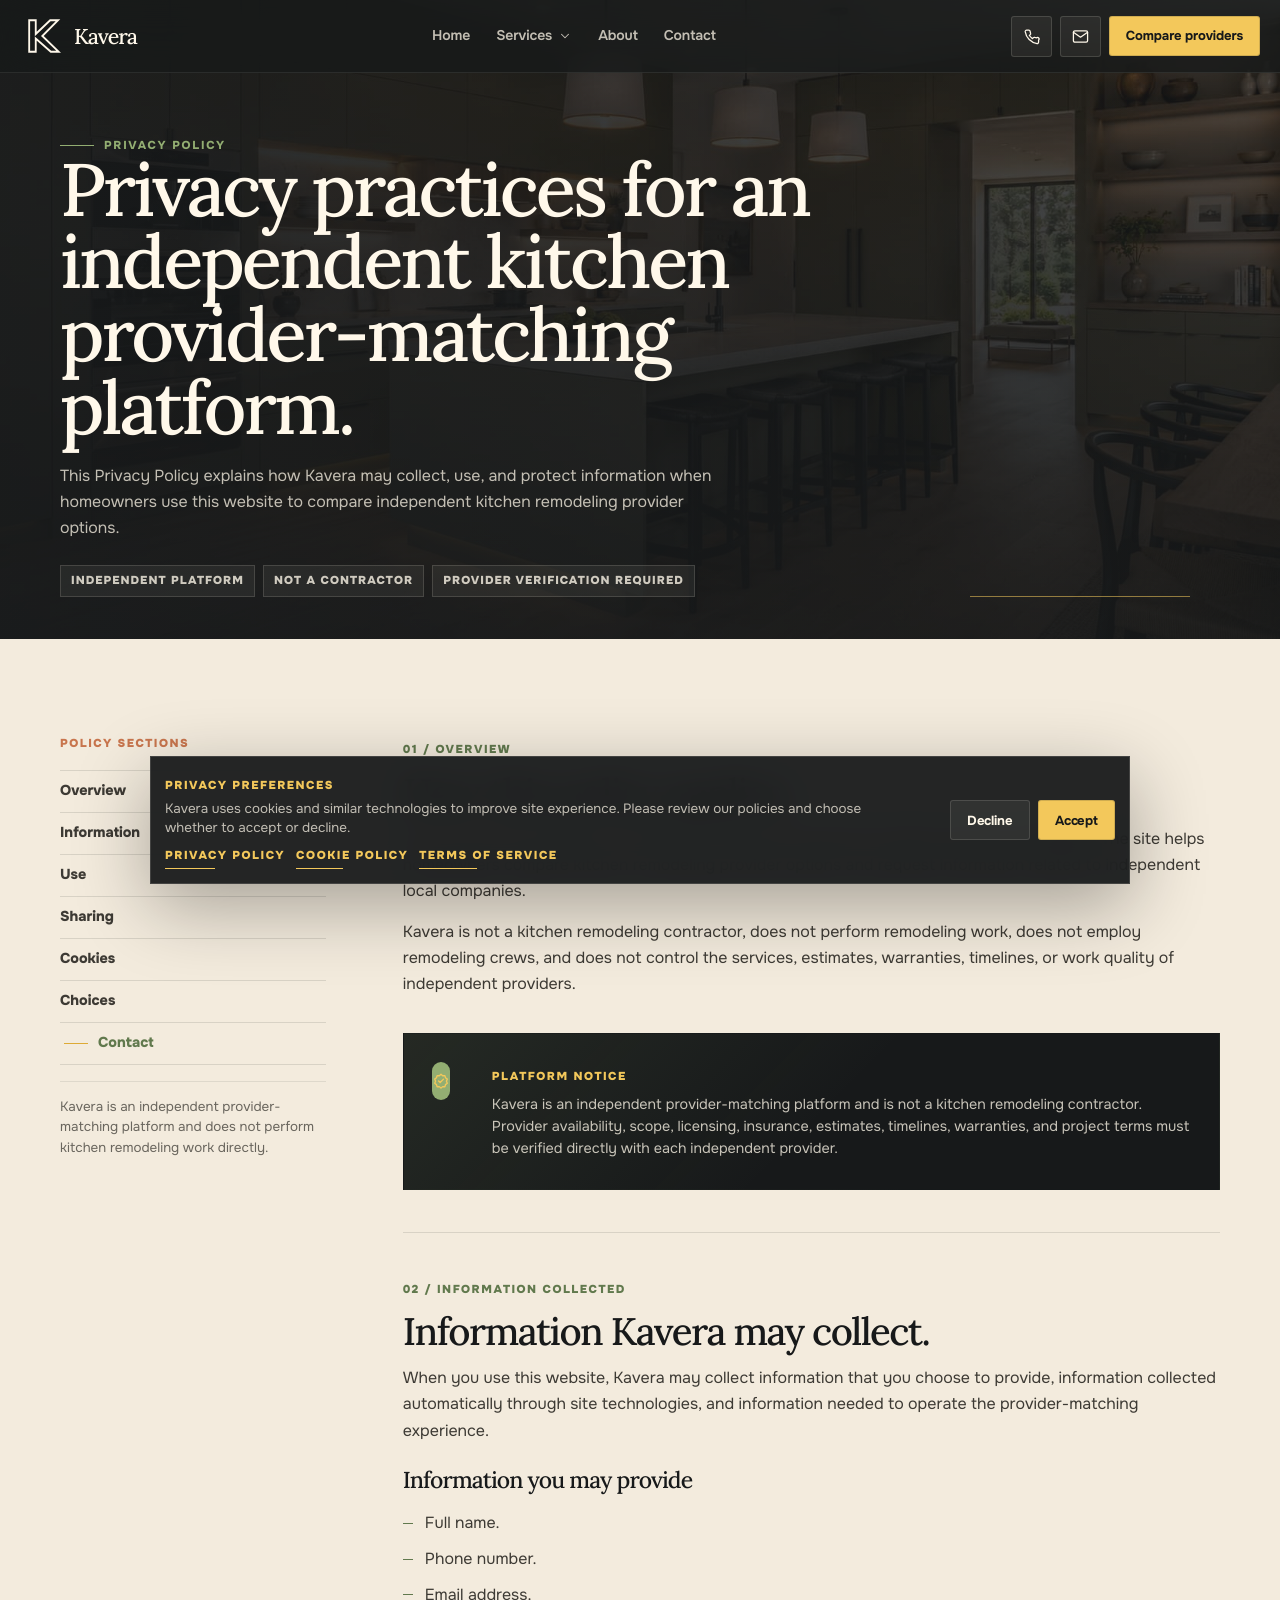
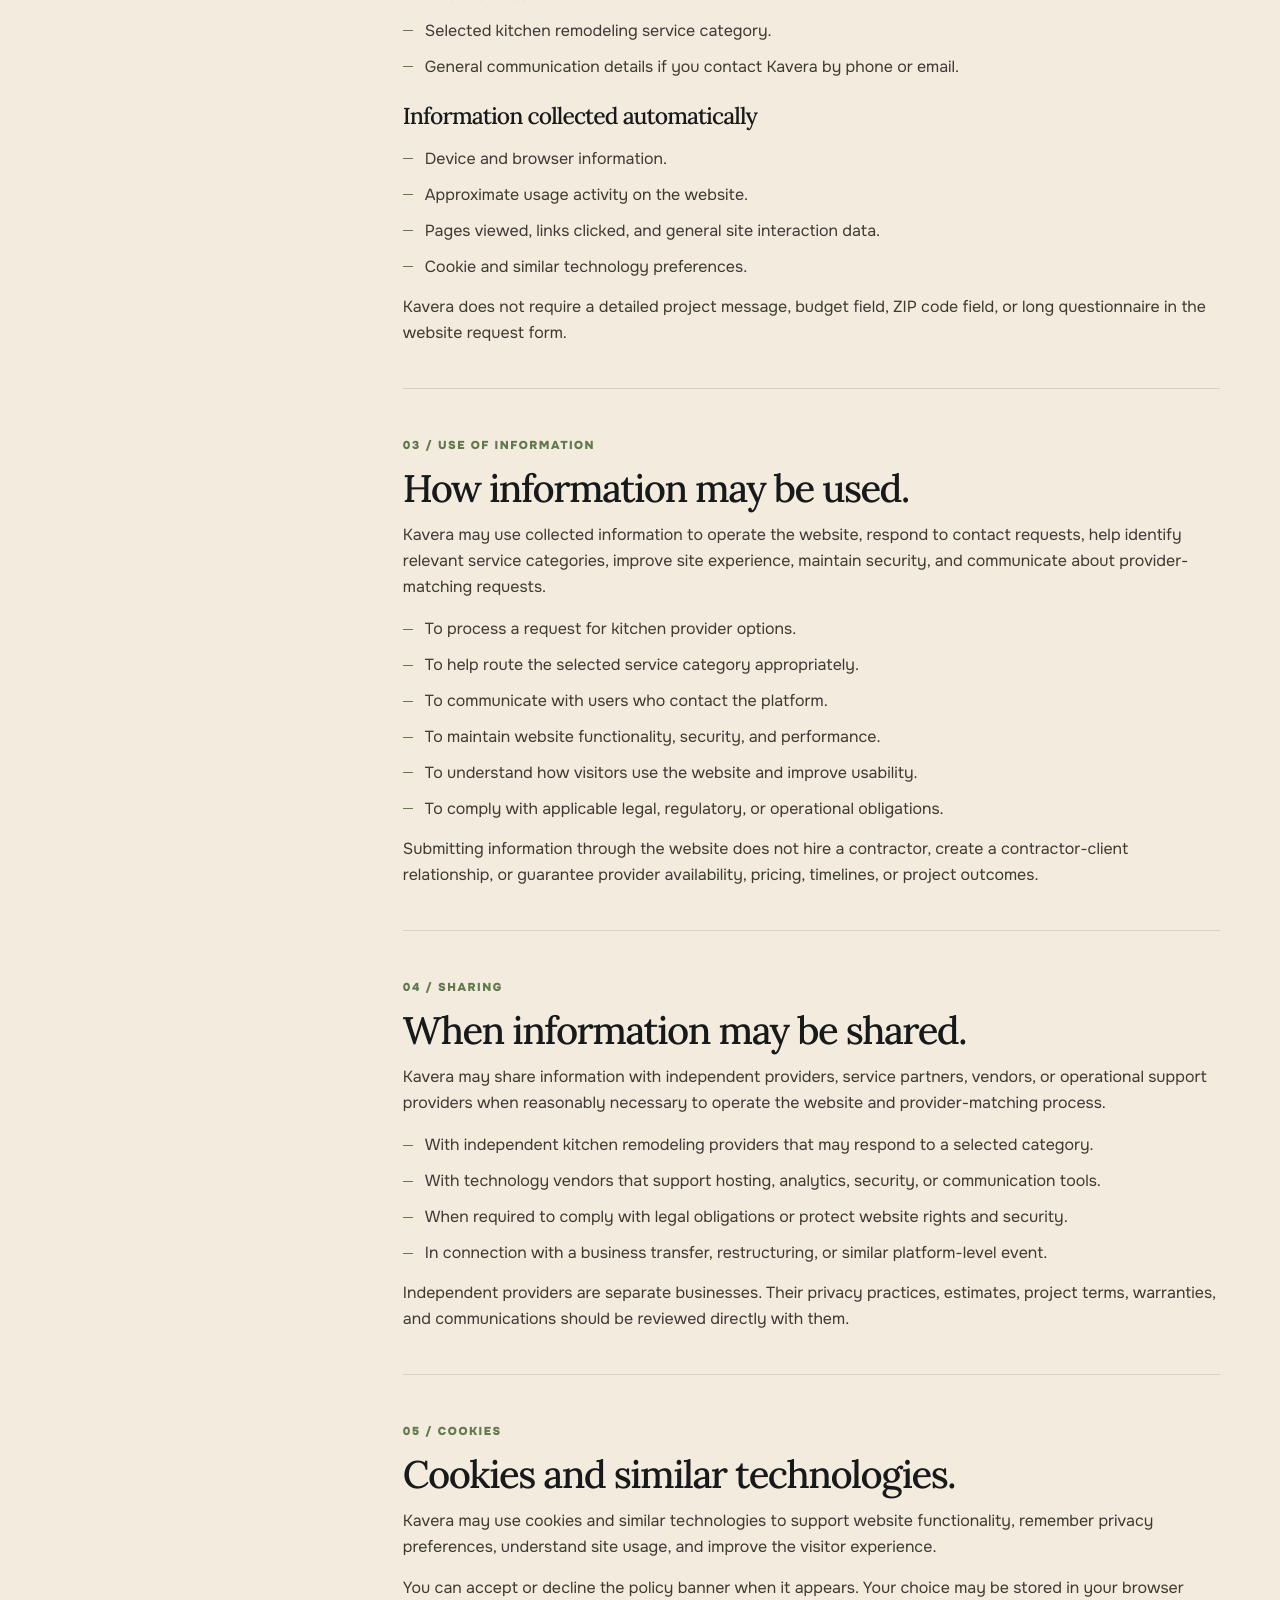
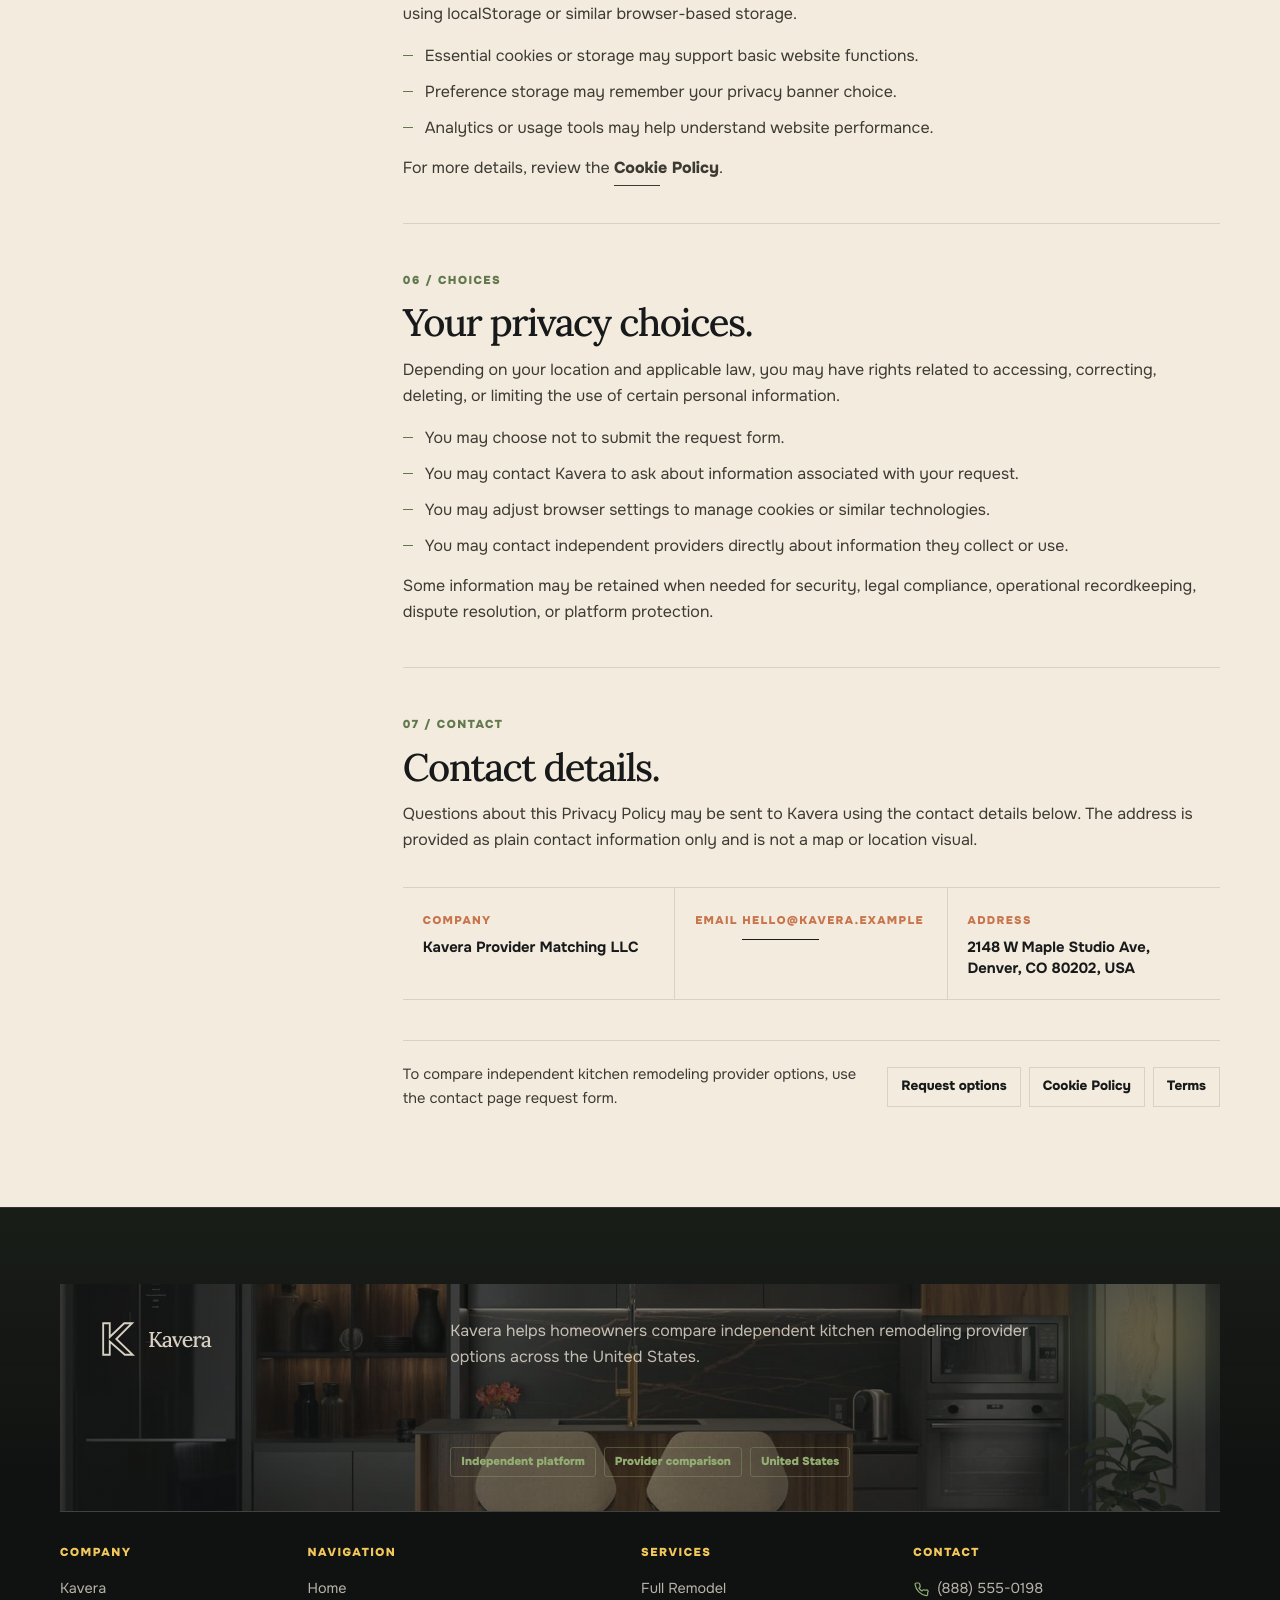
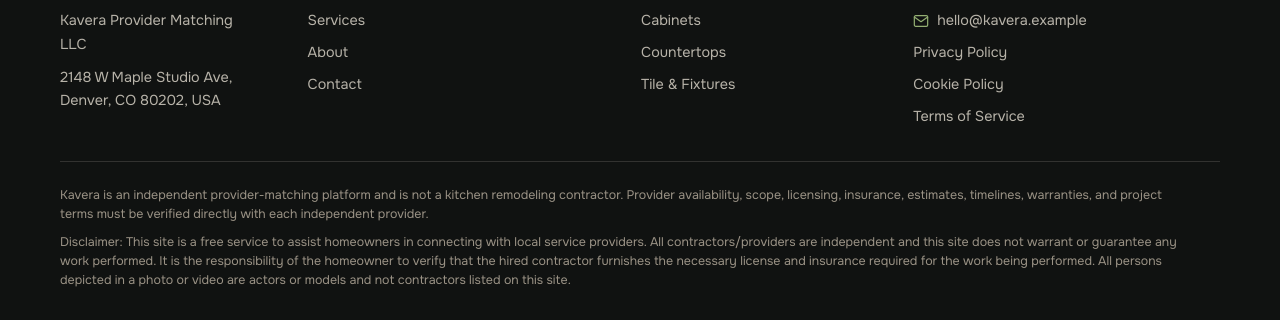
<file: privacy-policy.html>
<!DOCTYPE html>
<html lang="en">

<head>
    <meta charset="UTF-8">
    <meta name="viewport" content="width=device-width, initial-scale=1.0">

    <title>Privacy Policy | Kavera</title>
    <meta name="description"
        content="Review Kavera privacy practices for the independent kitchen remodeling provider-matching platform.">

    <link rel="icon" type="image/svg+xml" href="./assets/icons/favicon.svg?v=10">
    <link rel="stylesheet" href="./css/style.css">
</head>

<body class="legal-page">
    <div data-site-header></div>

    <main id="main">
        
        <section class="legal-hero" aria-labelledby="privacy-title">
            <div class="legal-hero__inner">
                <div class="legal-hero__content">
                    <span class="eyebrow">Privacy Policy</span>

                    <h1 id="privacy-title">
                        Privacy practices for an independent kitchen provider-matching platform.
                    </h1>

                    <p>
                        This Privacy Policy explains how <span data-company-name>Kavera</span> may collect,
                        use, and protect information when homeowners use this website to compare independent
                        kitchen remodeling provider options.
                    </p>

                    <div class="legal-hero__meta">
                        <span>Independent platform</span>
                        <span>Not a contractor</span>
                        <span>Provider verification required</span>
                    </div>
                </div>
            </div>
        </section>

        
        <section class="container legal-layout" aria-label="Privacy Policy content">
            <aside class="legal-sidebar" aria-label="Privacy Policy navigation">
                <span class="legal-sidebar__title">Policy sections</span>

                <nav class="legal-sidebar__nav">
                    <a href="#overview">Overview</a>
                    <a href="#information">Information</a>
                    <a href="#use">Use</a>
                    <a href="#sharing">Sharing</a>
                    <a href="#cookies">Cookies</a>
                    <a href="#choices">Choices</a>
                    <a href="#contact">Contact</a>
                </nav>

                <p class="legal-sidebar__note">
                    Kavera is an independent provider-matching platform and does not perform kitchen remodeling
                    work directly.
                </p>
            </aside>

            <div class="legal-content">
                
                <section class="legal-section" id="overview">
                    <span>01 / Overview</span>

                    <h2>How this policy applies.</h2>

                    <p>
                        This Privacy Policy applies to information collected through this website operated by
                        <strong data-company-name>Kavera</strong>. The site helps homeowners compare kitchen
                        remodeling provider options and request information related to independent local companies.
                    </p>

                    <p>
                        Kavera is not a kitchen remodeling contractor, does not perform remodeling work,
                        does not employ remodeling crews, and does not control the services, estimates,
                        warranties, timelines, or work quality of independent providers.
                    </p>

                    <div class="legal-notice-panel">
                        <span class="legal-notice-panel__icon" aria-hidden="true">
                            <svg viewBox="0 0 24 24">
                                <path
                                    d="m12 3 2.2 2 3-.2.8 2.9 2.4 1.8-1.2 2.8 1.2 2.7-2.4 1.8-.8 2.9-3-.2-2.2 2-2.2-2-3 .2-.8-2.9L3.6 15l1.2-2.7-1.2-2.8L6 7.7l.8-2.9 3 .2L12 3Z"
                                    fill="none" stroke="currentColor" stroke-linejoin="round"></path>
                                <path d="m8.8 12 2.1 2.1 4.4-4.6" fill="none" stroke="currentColor"
                                    stroke-linecap="round" stroke-linejoin="round"></path>
                            </svg>
                        </span>

                        <div>
                            <span>Platform notice</span>
                            <p data-legal-notice>
                                Kavera is an independent provider-matching platform and is not a kitchen remodeling
                                contractor. Provider availability, scope, licensing, insurance, estimates, timelines,
                                warranties, and project terms must be verified directly with each independent provider.
                            </p>
                        </div>
                    </div>
                </section>

                
                <section class="legal-section" id="information">
                    <span>02 / Information collected</span>

                    <h2>Information Kavera may collect.</h2>

                    <p>
                        When you use this website, Kavera may collect information that you choose to provide,
                        information collected automatically through site technologies, and information needed to
                        operate the provider-matching experience.
                    </p>

                    <h3>Information you may provide</h3>

                    <ul>
                        <li>Full name.</li>
                        <li>Phone number.</li>
                        <li>Email address.</li>
                        <li>Selected kitchen remodeling service category.</li>
                        <li>General communication details if you contact Kavera by phone or email.</li>
                    </ul>

                    <h3>Information collected automatically</h3>

                    <ul>
                        <li>Device and browser information.</li>
                        <li>Approximate usage activity on the website.</li>
                        <li>Pages viewed, links clicked, and general site interaction data.</li>
                        <li>Cookie and similar technology preferences.</li>
                    </ul>

                    <p>
                        Kavera does not require a detailed project message, budget field, ZIP code field, or long
                        questionnaire in the website request form.
                    </p>
                </section>

                
                <section class="legal-section" id="use">
                    <span>03 / Use of information</span>

                    <h2>How information may be used.</h2>

                    <p>
                        Kavera may use collected information to operate the website, respond to contact requests,
                        help identify relevant service categories, improve site experience, maintain security,
                        and communicate about provider-matching requests.
                    </p>

                    <ul>
                        <li>To process a request for kitchen provider options.</li>
                        <li>To help route the selected service category appropriately.</li>
                        <li>To communicate with users who contact the platform.</li>
                        <li>To maintain website functionality, security, and performance.</li>
                        <li>To understand how visitors use the website and improve usability.</li>
                        <li>To comply with applicable legal, regulatory, or operational obligations.</li>
                    </ul>

                    <p>
                        Submitting information through the website does not hire a contractor, create a
                        contractor-client
                        relationship, or guarantee provider availability, pricing, timelines, or project outcomes.
                    </p>
                </section>

                
                <section class="legal-section" id="sharing">
                    <span>04 / Sharing</span>

                    <h2>When information may be shared.</h2>

                    <p>
                        Kavera may share information with independent providers, service partners, vendors,
                        or operational support providers when reasonably necessary to operate the website and
                        provider-matching process.
                    </p>

                    <ul>
                        <li>With independent kitchen remodeling providers that may respond to a selected category.</li>
                        <li>With technology vendors that support hosting, analytics, security, or communication tools.
                        </li>
                        <li>When required to comply with legal obligations or protect website rights and security.</li>
                        <li>In connection with a business transfer, restructuring, or similar platform-level event.</li>
                    </ul>

                    <p>
                        Independent providers are separate businesses. Their privacy practices, estimates, project
                        terms,
                        warranties, and communications should be reviewed directly with them.
                    </p>
                </section>

                
                <section class="legal-section" id="cookies">
                    <span>05 / Cookies</span>

                    <h2>Cookies and similar technologies.</h2>

                    <p>
                        Kavera may use cookies and similar technologies to support website functionality,
                        remember privacy preferences, understand site usage, and improve the visitor experience.
                    </p>

                    <p>
                        You can accept or decline the policy banner when it appears. Your choice may be stored
                        in your browser using localStorage or similar browser-based storage.
                    </p>

                    <ul>
                        <li>Essential cookies or storage may support basic website functions.</li>
                        <li>Preference storage may remember your privacy banner choice.</li>
                        <li>Analytics or usage tools may help understand website performance.</li>
                    </ul>

                    <p>
                        For more details, review the <a class="text-link" href="cookie-policy.html">Cookie Policy</a>.
                    </p>
                </section>

                
                <section class="legal-section" id="choices">
                    <span>06 / Choices</span>

                    <h2>Your privacy choices.</h2>

                    <p>
                        Depending on your location and applicable law, you may have rights related to accessing,
                        correcting, deleting, or limiting the use of certain personal information.
                    </p>

                    <ul>
                        <li>You may choose not to submit the request form.</li>
                        <li>You may contact Kavera to ask about information associated with your request.</li>
                        <li>You may adjust browser settings to manage cookies or similar technologies.</li>
                        <li>You may contact independent providers directly about information they collect or use.</li>
                    </ul>

                    <p>
                        Some information may be retained when needed for security, legal compliance, operational
                        recordkeeping, dispute resolution, or platform protection.
                    </p>
                </section>

                
                <section class="legal-section" id="contact">
                    <span>07 / Contact</span>

                    <h2>Contact details.</h2>

                    <p>
                        Questions about this Privacy Policy may be sent to Kavera using the contact details below.
                        The address is provided as plain contact information only and is not a map or location visual.
                    </p>

                    <div class="legal-detail-row">
                        <div class="legal-detail-row__item">
                            <span>Company</span>
                            <p data-company-id>Kavera Provider Matching LLC</p>
                        </div>

                        <div class="legal-detail-row__item">
                            <span>Email</span>
                            <a href="mailto:hello@kavera.example" data-email-link>
                                <span data-email-text>hello@kavera.example</span>
                            </a>
                        </div>

                        <div class="legal-detail-row__item">
                            <span>Address</span>
                            <p data-address-text>2148 W Maple Studio Ave, Denver, CO 80202, USA</p>
                        </div>
                    </div>

                    <div class="legal-contact-strip">
                        <p>
                            To compare independent kitchen remodeling provider options, use the contact page request
                            form.
                        </p>

                        <div class="legal-contact-strip__links">
                            <a href="contact.html#request">Request options</a>
                            <a href="cookie-policy.html">Cookie Policy</a>
                            <a href="terms-of-service.html">Terms</a>
                        </div>
                    </div>
                </section>
            </div>
        </section>
    </main>

    <div data-site-footer></div>
    <div data-policy-banner></div>

    <script src="./js/config.js"></script>
    <script src="./js/main.js"></script>
    <script src="./js/legal.js"></script>
</body>

</html>
</file>
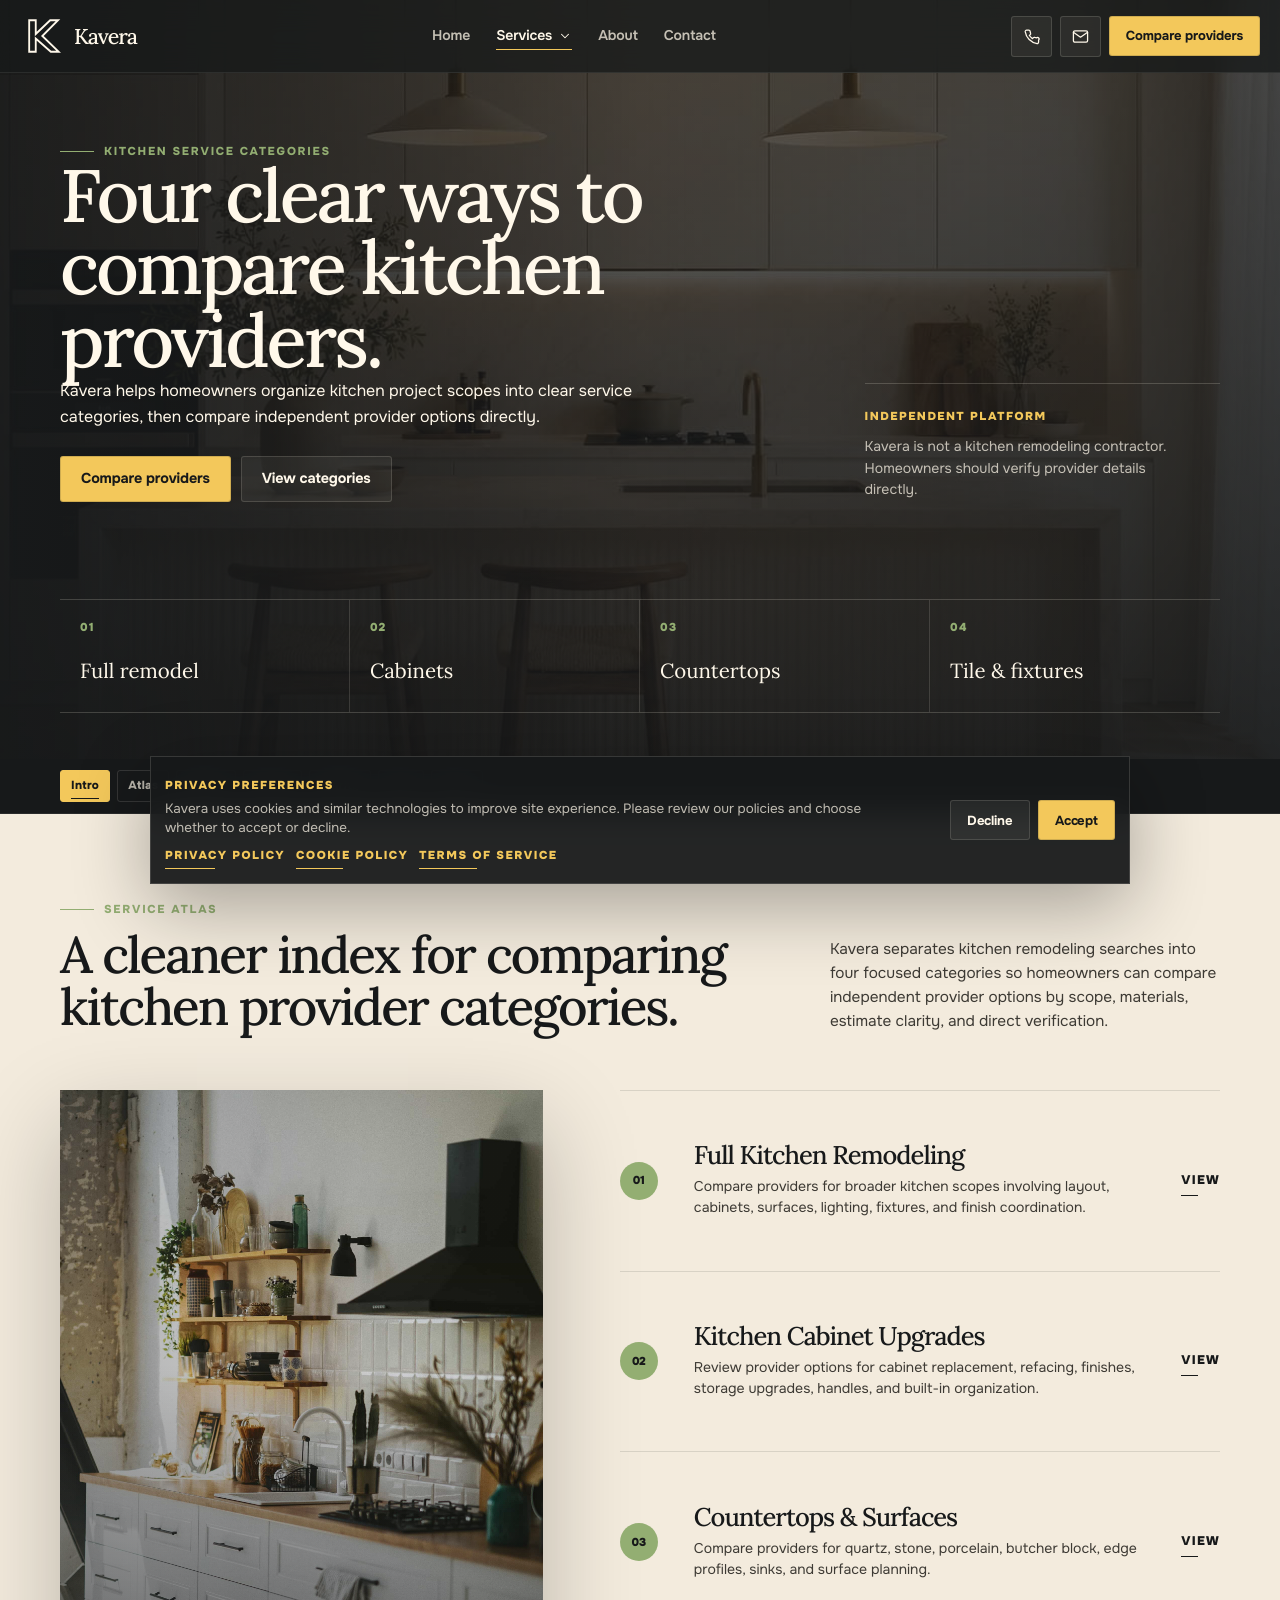
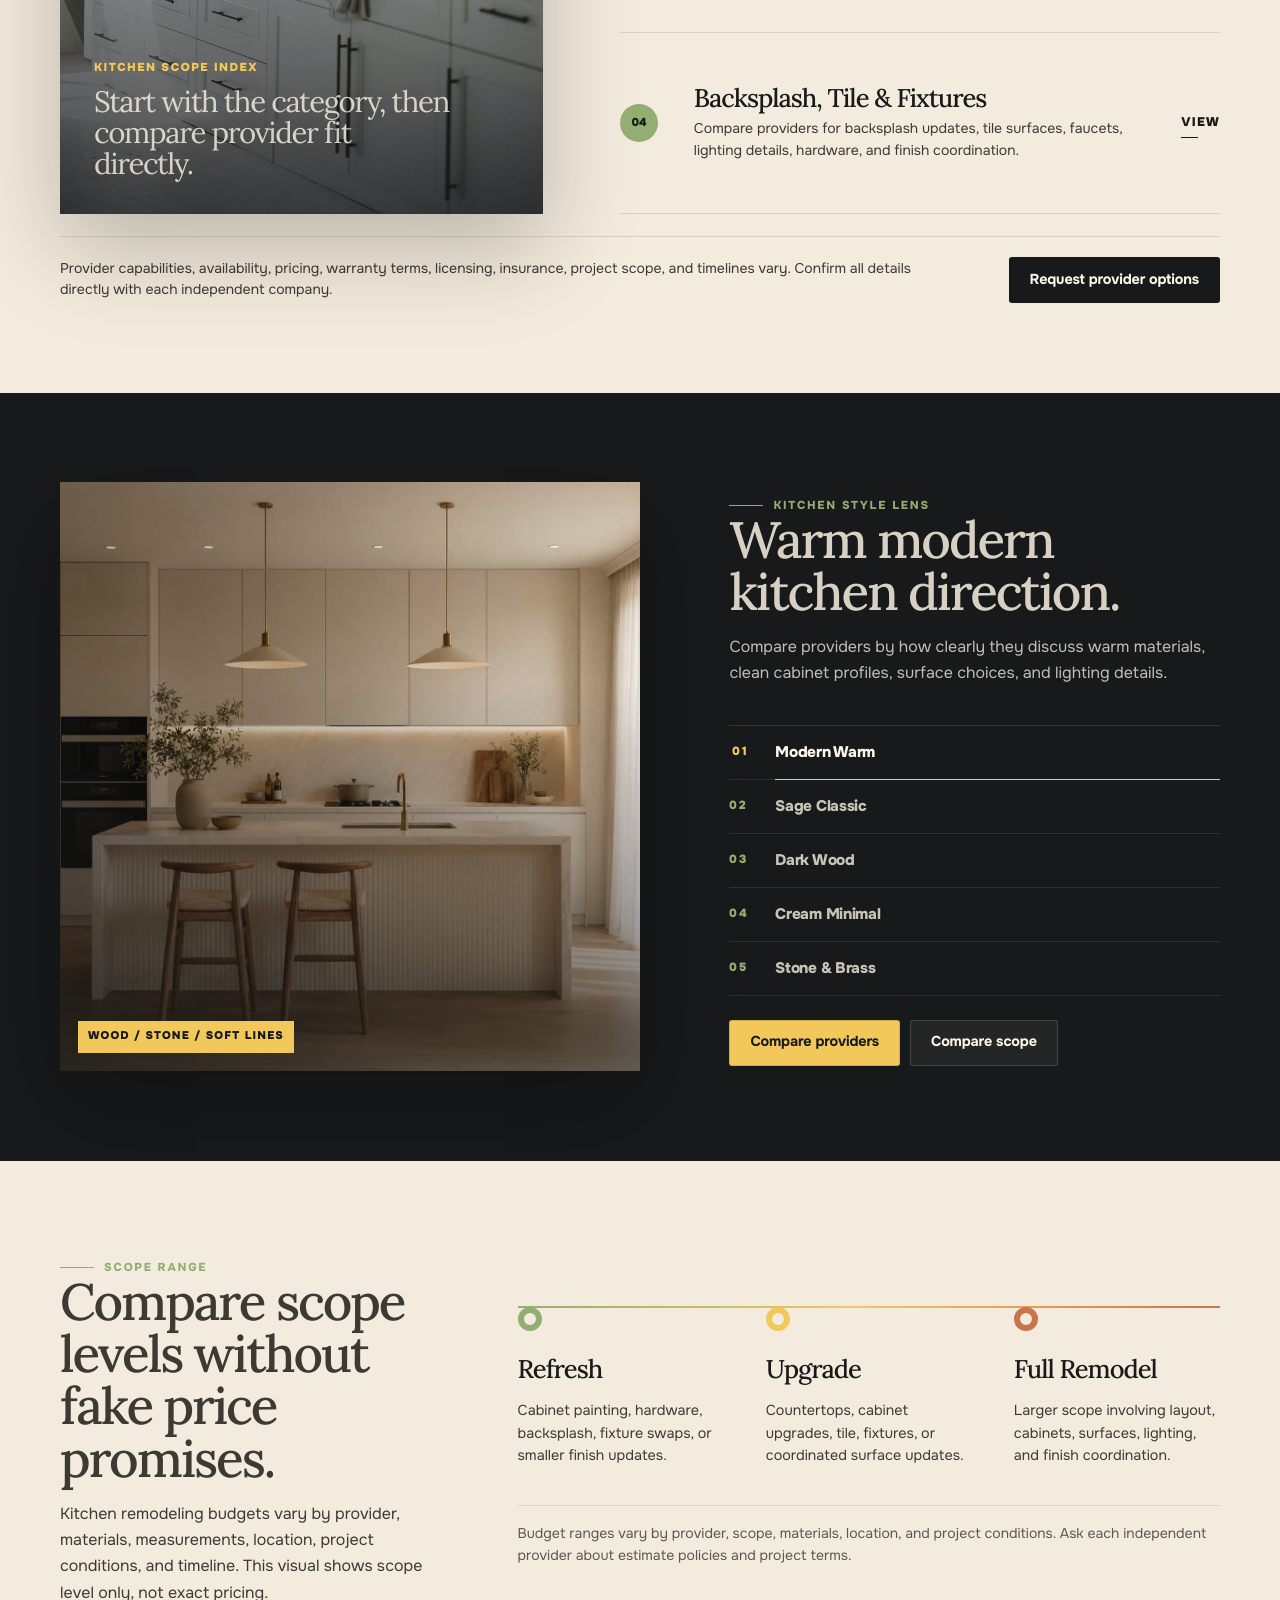
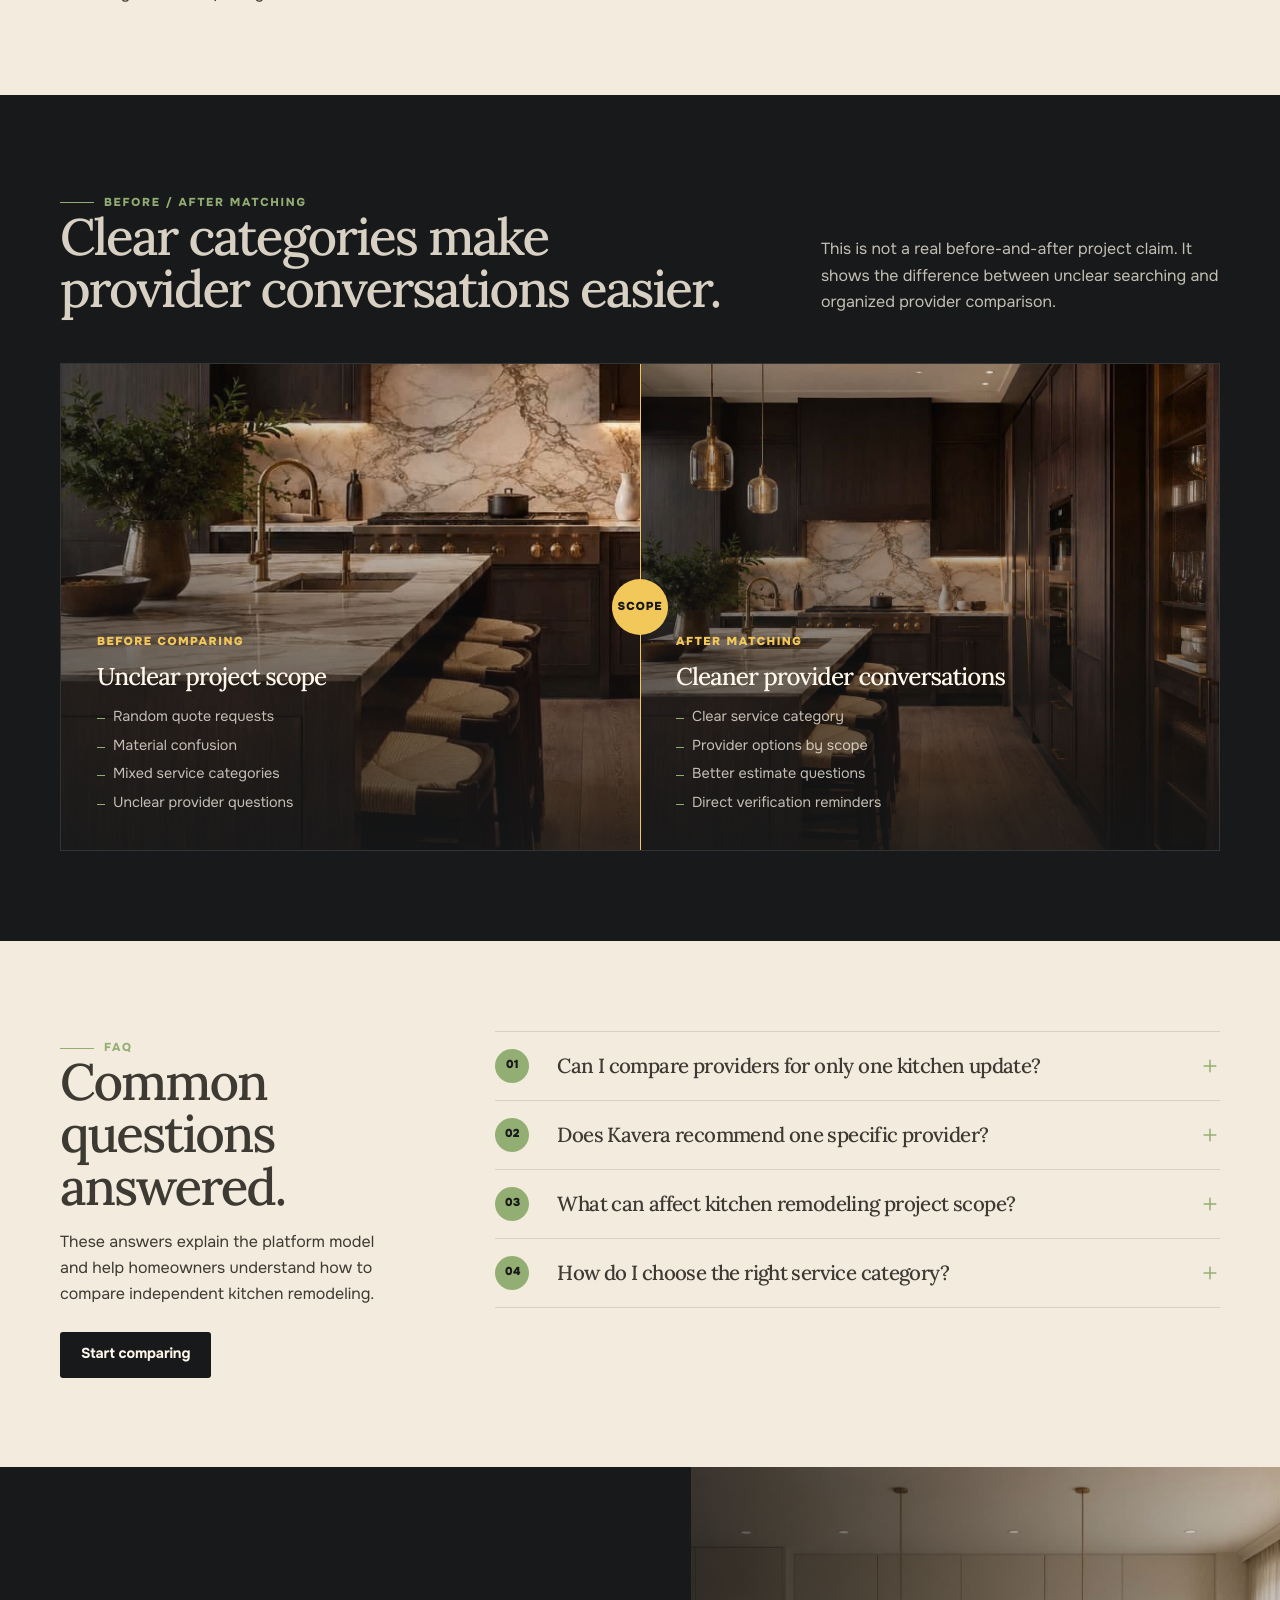
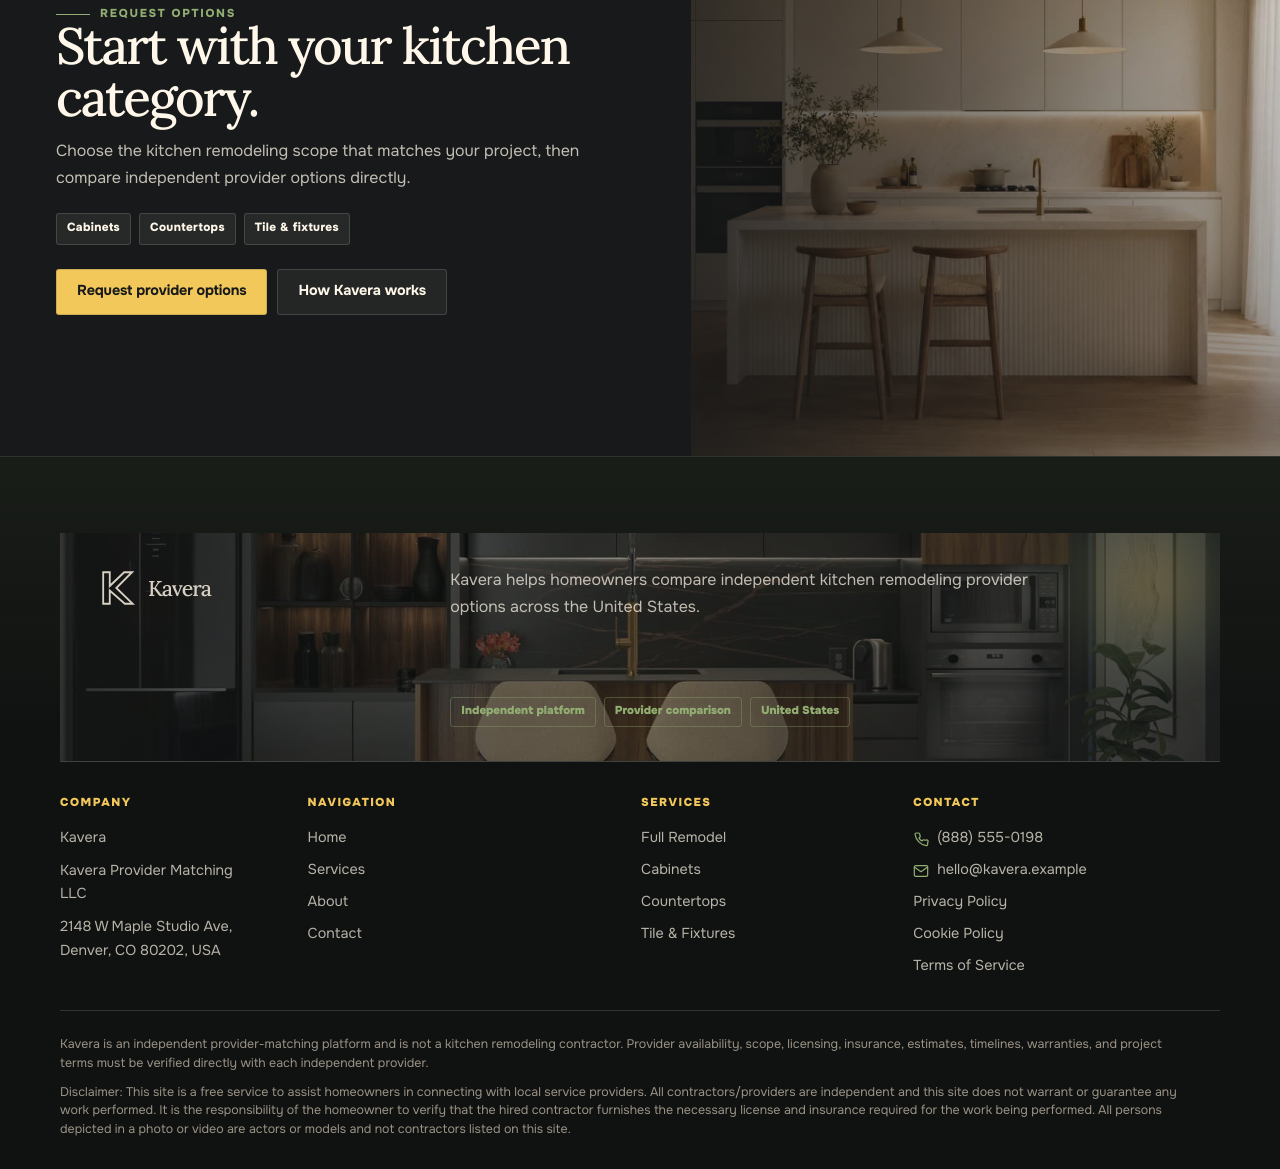
<file: services.html>
<!DOCTYPE html>
<html lang="en">

<head>
    <meta charset="UTF-8">
    <meta name="viewport" content="width=device-width, initial-scale=1.0">

    <title>Kitchen Remodeling Services | Kavera</title>
    <meta name="description"
        content="Explore kitchen remodeling service categories and compare independent provider options for your project scope.">

    <link rel="icon" type="image/svg+xml" href="./assets/icons/favicon.svg?v=10">
    <link rel="stylesheet" href="./css/style.css">
</head>

<body>
    <div data-site-header></div>

    <main id="main">
        
        <section class="page-hero services-hero services-hero--editorial" id="hero"
            aria-labelledby="services-hero-title">
            <div class="page-hero__bg" aria-hidden="true">
                <img src="./assets/images/hero-services.jpg" alt="">
            </div>

            <div class="page-hero__inner services-hero__inner">
                <div class="services-hero__content">
                    <span class="eyebrow">Kitchen service categories</span>

                    <h1 id="services-hero-title">
                        Four clear ways to compare kitchen providers.
                    </h1>

                    <p>
                        Kavera helps homeowners organize kitchen project scopes into clear service categories,
                        then compare independent provider options directly.
                    </p>

                    <div class="page-hero__actions">
                        <a class="button" href="contact.html#request">
                            <span>Compare providers</span>
                        </a>

                        <a class="button button--ghost" href="#atlas">
                            <span>View categories</span>
                        </a>
                    </div>
                </div>

                <div class="services-hero__side-note" aria-label="Platform note">
                    <span>Independent platform</span>
                    <p>
                        Kavera is not a kitchen remodeling contractor. Homeowners should verify provider details
                        directly.
                    </p>
                </div>

                <nav class="services-hero__rail" aria-label="Kitchen service category links">
                    <a href="full-kitchen-remodeling.html">
                        <span>01</span>
                        Full remodel
                    </a>

                    <a href="kitchen-cabinet-upgrades.html">
                        <span>02</span>
                        Cabinets
                    </a>

                    <a href="countertops-surfaces.html">
                        <span>03</span>
                        Countertops
                    </a>

                    <a href="backsplash-tile-fixtures.html">
                        <span>04</span>
                        Tile &amp; fixtures
                    </a>
                </nav>
            </div>
        </section>

        <div data-section-nav></div>

        
        <section class="section section--cream services-atlas services-atlas-index" id="atlas"
            aria-labelledby="services-atlas-title">
            <div class="container">
                <div class="services-atlas-index__header">
                    <span class="eyebrow">Service atlas</span>

                    <div class="services-atlas-index__heading">
                        <h2 id="services-atlas-title">
                            A cleaner index for comparing kitchen provider categories.
                        </h2>

                        <p>
                            Kavera separates kitchen remodeling searches into four focused categories so homeowners
                            can compare independent provider options by scope, materials, estimate clarity, and direct
                            verification.
                        </p>
                    </div>
                </div>

                <div class="services-atlas-index__body">
                    <figure class="services-atlas-index__visual">
                        <img src="./assets/images/services-card.jpg"
                            alt="Premium kitchen interior with warm cabinetry and surfaces" loading="lazy">

                        <figcaption>
                            <span>Kitchen scope index</span>
                            <p>
                                Start with the category, then compare provider fit directly.
                            </p>
                        </figcaption>
                    </figure>

                    <div class="services-atlas-index__list" aria-label="Kitchen remodeling service categories">
                        <article class="services-atlas-index__item">
                            <span>01</span>

                            <div>
                                <h3>Full Kitchen Remodeling</h3>
                                <p>
                                    Compare providers for broader kitchen scopes involving layout, cabinets, surfaces,
                                    lighting, fixtures, and finish coordination.
                                </p>
                            </div>

                            <a href="full-kitchen-remodeling.html">View</a>
                        </article>

                        <article class="services-atlas-index__item">
                            <span>02</span>

                            <div>
                                <h3>Kitchen Cabinet Upgrades</h3>
                                <p>
                                    Review provider options for cabinet replacement, refacing, finishes, storage
                                    upgrades,
                                    handles, and built-in organization.
                                </p>
                            </div>

                            <a href="kitchen-cabinet-upgrades.html">View</a>
                        </article>

                        <article class="services-atlas-index__item">
                            <span>03</span>

                            <div>
                                <h3>Countertops &amp; Surfaces</h3>
                                <p>
                                    Compare providers for quartz, stone, porcelain, butcher block, edge profiles,
                                    sinks, and surface planning.
                                </p>
                            </div>

                            <a href="countertops-surfaces.html">View</a>
                        </article>

                        <article class="services-atlas-index__item">
                            <span>04</span>

                            <div>
                                <h3>Backsplash, Tile &amp; Fixtures</h3>
                                <p>
                                    Compare providers for backsplash updates, tile surfaces, faucets, lighting details,
                                    hardware, and finish coordination.
                                </p>
                            </div>

                            <a href="backsplash-tile-fixtures.html">View</a>
                        </article>
                    </div>
                </div>

                <div class="services-atlas-index__bottom">
                    <p>
                        Provider capabilities, availability, pricing, warranty terms, licensing, insurance, project
                        scope,
                        and timelines vary. Confirm all details directly with each independent company.
                    </p>

                    <a class="button button--dark" href="contact.html#request">
                        <span>Request provider options</span>
                    </a>
                </div>
            </div>
        </section>

        
        <section class="section section--dark kitchen-styles" id="styles" aria-labelledby="kitchen-styles-title">
            <div class="container">
                <div class="kitchen-styles__grid">
                    <figure class="kitchen-styles__image">
                        <img src="./assets/images/hero-services.jpg" alt="Warm modern kitchen style" loading="lazy"
                            data-style-image>

                        <span class="kitchen-styles__badge" data-style-badge>
                            Wood / stone / soft lines
                        </span>
                    </figure>

                    <div class="kitchen-styles__content">
                        <span class="eyebrow">Kitchen style lens</span>

                        <h2 id="kitchen-styles-title" data-style-title>
                            Warm modern kitchen direction.
                        </h2>

                        <p data-style-text>
                            Compare providers by how clearly they discuss warm materials, clean cabinet profiles,
                            surface choices, and lighting details.
                        </p>

                        <div class="kitchen-styles__list" data-style-options>
                            <button class="kitchen-style-option is-active" type="button" data-style-index="0">
                                <span>01</span>
                                <strong>Modern Warm</strong>
                            </button>

                            <button class="kitchen-style-option" type="button" data-style-index="1">
                                <span>02</span>
                                <strong>Sage Classic</strong>
                            </button>

                            <button class="kitchen-style-option" type="button" data-style-index="2">
                                <span>03</span>
                                <strong>Dark Wood</strong>
                            </button>

                            <button class="kitchen-style-option" type="button" data-style-index="3">
                                <span>04</span>
                                <strong>Cream Minimal</strong>
                            </button>

                            <button class="kitchen-style-option" type="button" data-style-index="4">
                                <span>05</span>
                                <strong>Stone &amp; Brass</strong>
                            </button>
                        </div>

                        <div class="kitchen-styles__actions">
                            <a class="button" href="contact.html#request">
                                <span>Compare providers</span>
                            </a>

                            <a class="button button--ghost" href="#scope-range">
                                <span>Compare scope</span>
                            </a>
                        </div>
                    </div>
                </div>
            </div>
        </section>

        
        <section class="section section--cream scope-range" id="scope-range" aria-labelledby="scope-range-title">
            <div class="container">
                <div class="scope-range__grid">
                    <div class="scope-range__content">
                        <span class="eyebrow">Scope range</span>

                        <h2 id="scope-range-title">
                            Compare scope levels without fake price promises.
                        </h2>

                        <p>
                            Kitchen remodeling budgets vary by provider, materials, measurements, location,
                            project conditions, and timeline. This visual shows scope level only, not exact pricing.
                        </p>
                    </div>

                    <div class="scope-range__visual" aria-label="Kitchen remodeling scope range">
                        <div class="scope-range__items">
                            <article class="scope-range__item">
                                <span>Refresh</span>
                                <p>
                                    Cabinet painting, hardware, backsplash, fixture swaps, or smaller finish updates.
                                </p>
                            </article>

                            <article class="scope-range__item">
                                <span>Upgrade</span>
                                <p>
                                    Countertops, cabinet upgrades, tile, fixtures, or coordinated surface updates.
                                </p>
                            </article>

                            <article class="scope-range__item">
                                <span>Full Remodel</span>
                                <p>
                                    Larger scope involving layout, cabinets, surfaces, lighting, and finish
                                    coordination.
                                </p>
                            </article>
                        </div>

                        <p class="scope-range__note">
                            Budget ranges vary by provider, scope, materials, location, and project conditions.
                            Ask each independent provider about estimate policies and project terms.
                        </p>
                    </div>
                </div>
            </div>
        </section>

        
        <section class="section section--dark services-clarity" id="clarity" aria-labelledby="services-clarity-title">
            <div class="container">
                <div class="services-clarity__top">
                    <div>
                        <span class="eyebrow">Before / after matching</span>

                        <h2 id="services-clarity-title">
                            Clear categories make provider conversations easier.
                        </h2>
                    </div>

                    <p>
                        This is not a real before-and-after project claim. It shows the difference between
                        unclear searching and organized provider comparison.
                    </p>
                </div>

                <div class="services-clarity__split">
                    <span class="services-clarity__handle">Scope</span>

                    <article class="services-clarity__side">
                        <img src="./assets/images/material-wood.jpg"
                            alt="Kitchen material detail before organizing scope" loading="lazy">

                        <span>Before comparing</span>
                        <h3>Unclear project scope</h3>

                        <ul>
                            <li>Random quote requests</li>
                            <li>Material confusion</li>
                            <li>Mixed service categories</li>
                            <li>Unclear provider questions</li>
                        </ul>
                    </article>

                    <article class="services-clarity__side">
                        <img src="./assets/images/dark-services.jpg"
                            alt="Organized kitchen provider comparison direction" loading="lazy">

                        <span>After matching</span>
                        <h3>Cleaner provider conversations</h3>

                        <ul>
                            <li>Clear service category</li>
                            <li>Provider options by scope</li>
                            <li>Better estimate questions</li>
                            <li>Direct verification reminders</li>
                        </ul>
                    </article>
                </div>
            </div>
        </section>

        
        <section class="section section--cream services-faq" id="faq" aria-labelledby="services-faq-title">
            <div class="container">
                <div class="services-faq__grid">
                    <div class="services-faq__intro">
                        <span class="eyebrow">FAQ</span>

                        <h2 id="services-faq-title">
                            Common questions answered. 
                        </h2>
                        <p>
                            These answers explain the platform model and help homeowners understand how to compare
                            independent kitchen remodeling.
                        </p>

                        <a class="button button--dark" href="contact.html#request">
                            <span>Start comparing</span>
                        </a>
                    </div>

                    <div class="faq-list" data-faq-list="services"></div>
                </div>
            </div>
        </section>

        
        <section class="compact-cta services-cta" id="start" aria-labelledby="services-cta-title">
            <div class="compact-cta__inner">
                <div class="compact-cta__content">
                    <span class="eyebrow">Request options</span>

                    <h2 id="services-cta-title">
                        Start with your kitchen category.
                    </h2>

                    <p>
                        Choose the kitchen remodeling scope that matches your project, then compare independent
                        provider options directly.
                    </p>

                    <div class="compact-cta__badges">
                        <span class="badge">Cabinets</span>
                        <span class="badge">Countertops</span>
                        <span class="badge">Tile &amp; fixtures</span>
                    </div>

                    <div class="compact-cta__actions">
                        <a class="button" href="contact.html#request">
                            <span>Request provider options</span>
                        </a>

                        <a class="button button--ghost" href="about.html">
                            <span>How Kavera works</span>
                        </a>
                    </div>
                </div>

                <div class="compact-cta__media">
                    <img src="./assets/images/hero-services.jpg" alt="Premium kitchen service category view"
                        loading="lazy">
                </div>
            </div>
        </section>
    </main>

    <div data-site-footer></div>
    <div data-policy-banner></div>

    <script src="./js/config.js"></script>
    <script src="./js/main.js"></script>
    <script src="./js/services.js"></script>
</body>

</html>
</file>
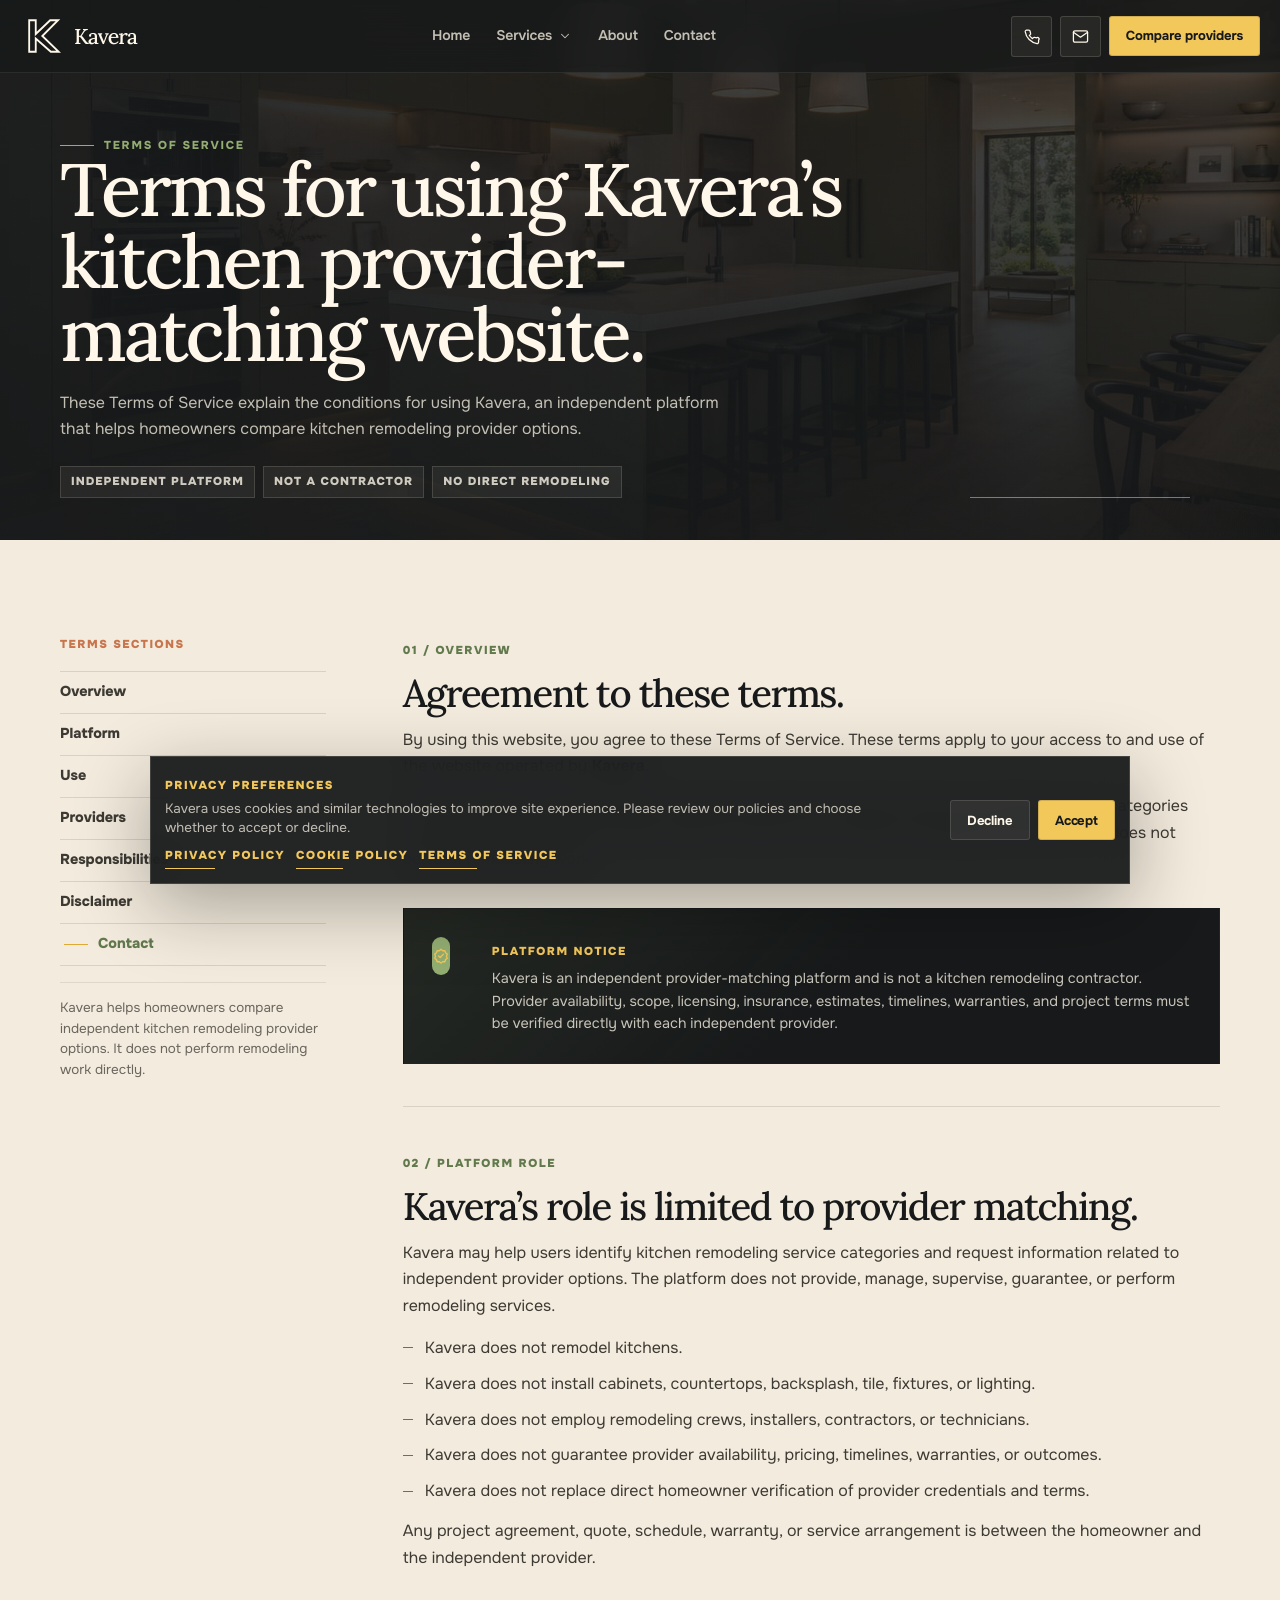
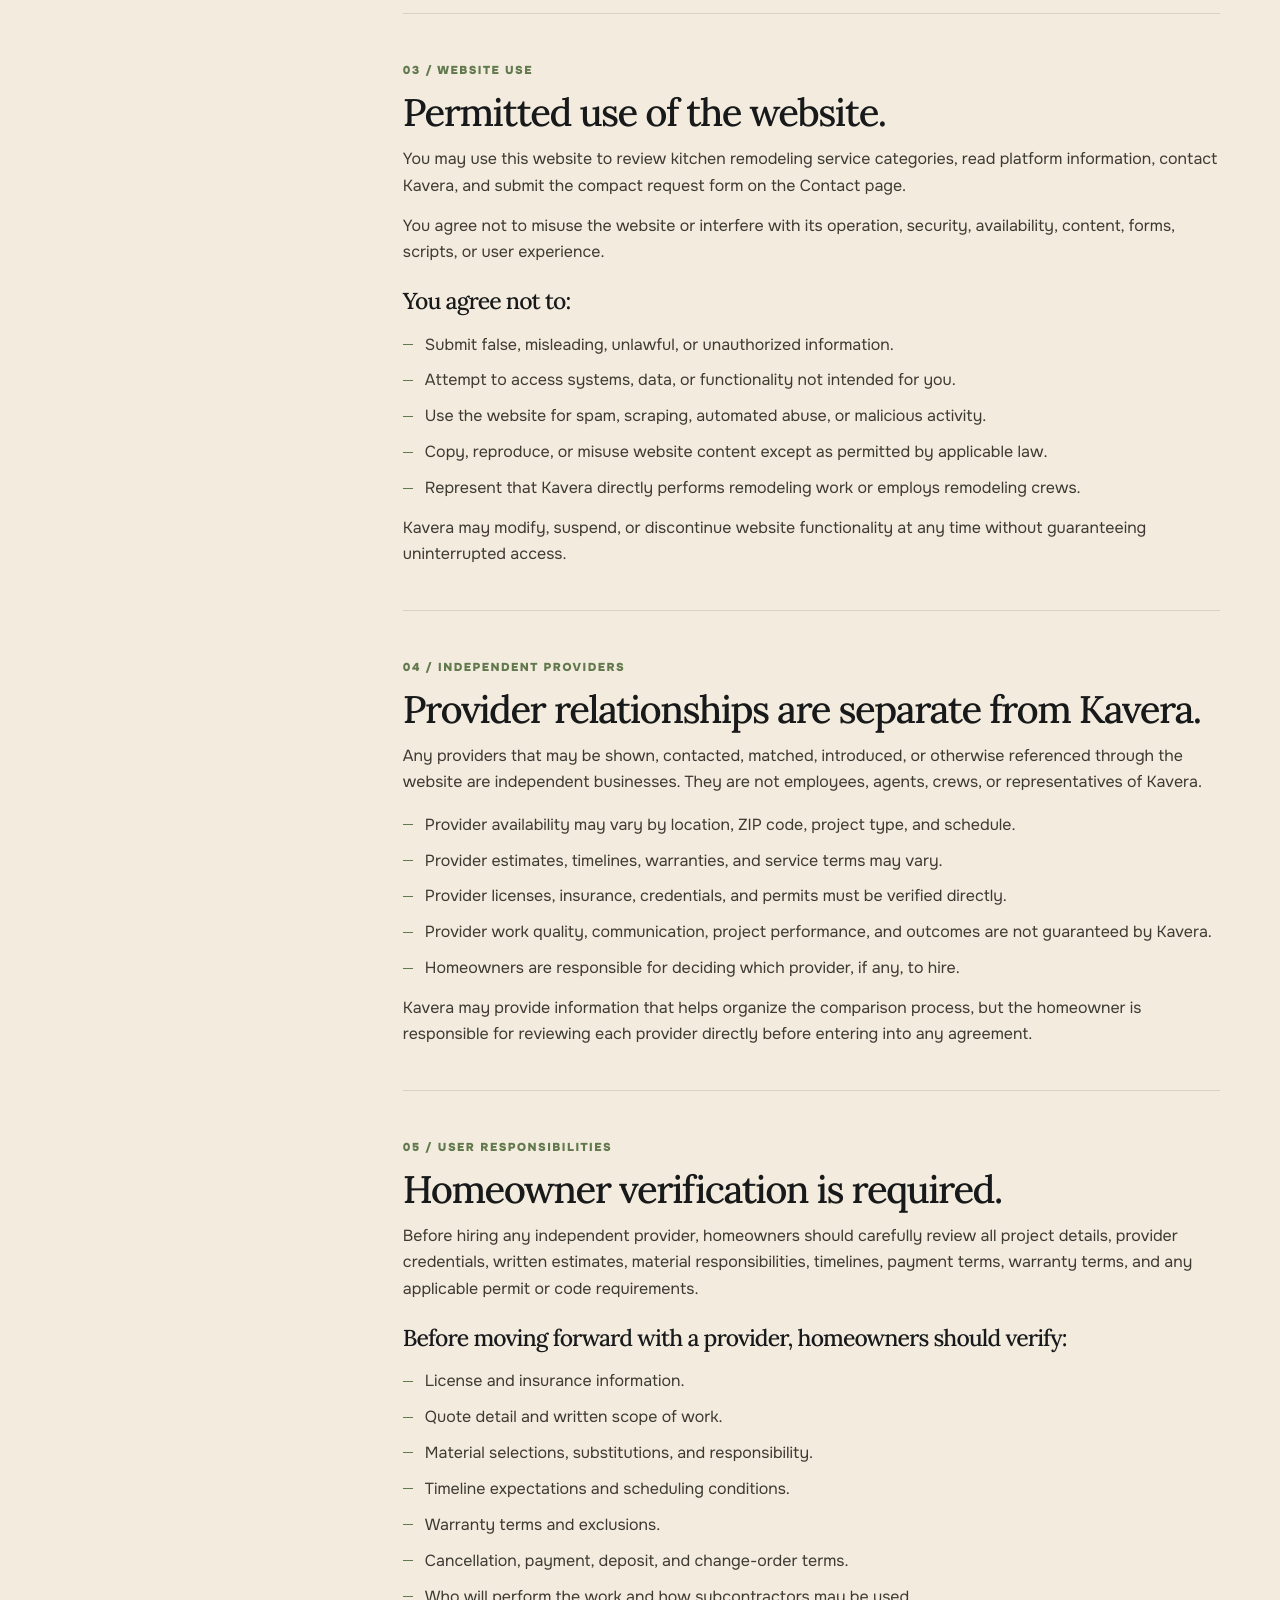
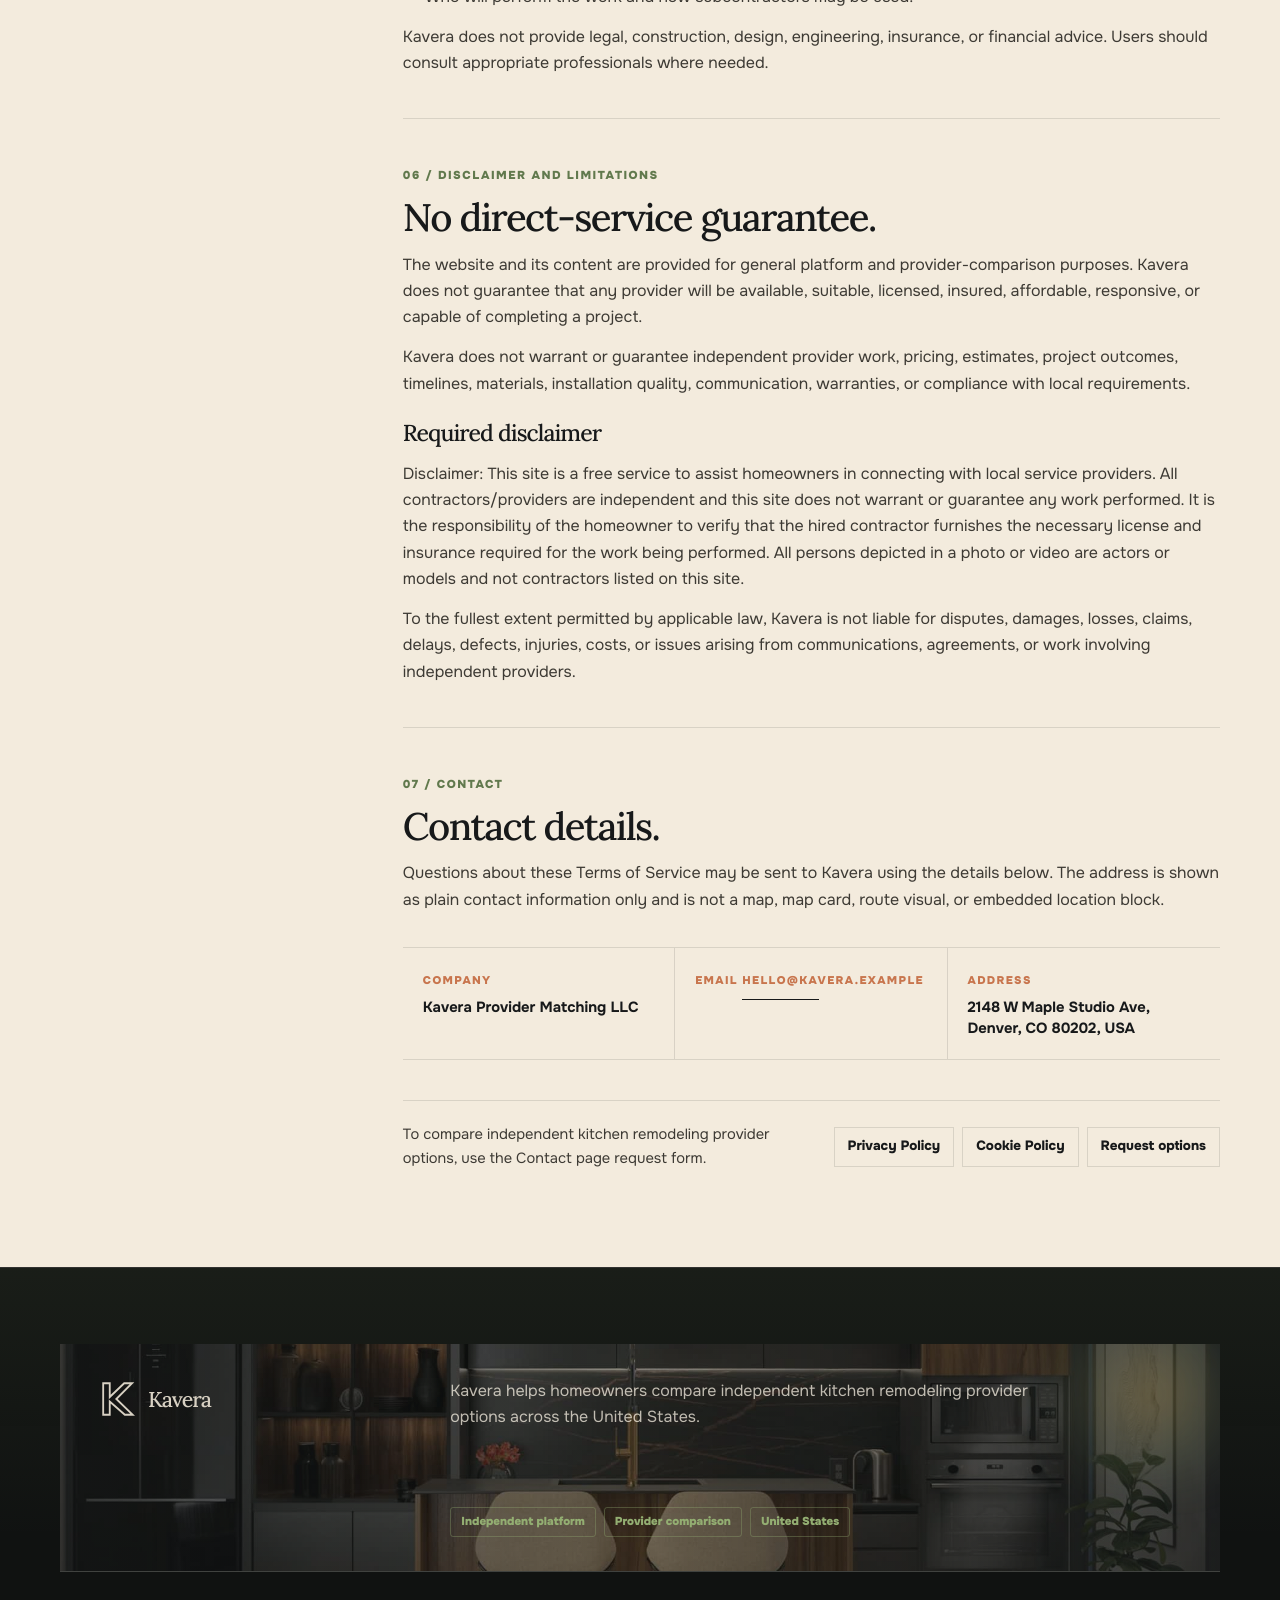
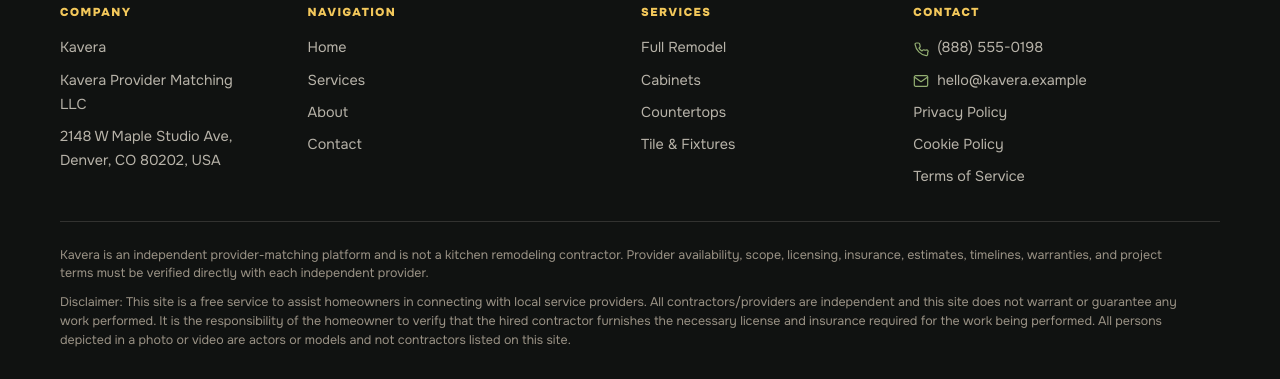
<file: terms-of-service.html>
<!DOCTYPE html>
<html lang="en">

<head>
    <meta charset="UTF-8">
    <meta name="viewport" content="width=device-width, initial-scale=1.0">

    <title>Terms of Service | Kavera</title>
    <meta name="description"
        content="Review the terms for using Kavera, an independent kitchen remodeling provider-matching platform.">

    <link rel="icon" type="image/svg+xml" href="./assets/icons/favicon.svg?v=10">
    <link rel="stylesheet" href="./css/style.css">
</head>

<body class="legal-page">
    <div data-site-header></div>

    <main id="main">
        
        <section class="legal-hero" aria-labelledby="terms-title">
            <div class="legal-hero__inner">
                <div class="legal-hero__content">
                    <span class="eyebrow">Terms of Service</span>

                    <h1 id="terms-title">
                        Terms for using Kavera’s kitchen provider-matching website.
                    </h1>

                    <p>
                        These Terms of Service explain the conditions for using <span data-company-name>Kavera</span>,
                        an independent platform that helps homeowners compare kitchen remodeling provider options.
                    </p>

                    <div class="legal-hero__meta">
                        <span>Independent platform</span>
                        <span>Not a contractor</span>
                        <span>No direct remodeling</span>
                    </div>
                </div>
            </div>
        </section>

        
        <section class="container legal-layout" aria-label="Terms of Service content">
            <aside class="legal-sidebar" aria-label="Terms of Service navigation">
                <span class="legal-sidebar__title">Terms sections</span>

                <nav class="legal-sidebar__nav">
                    <a href="#overview">Overview</a>
                    <a href="#platform">Platform</a>
                    <a href="#use">Use</a>
                    <a href="#providers">Providers</a>
                    <a href="#responsibilities">Responsibilities</a>
                    <a href="#disclaimer">Disclaimer</a>
                    <a href="#contact">Contact</a>
                </nav>

                <p class="legal-sidebar__note">
                    Kavera helps homeowners compare independent kitchen remodeling provider options.
                    It does not perform remodeling work directly.
                </p>
            </aside>

            <div class="legal-content">
                
                <section class="legal-section" id="overview">
                    <span>01 / Overview</span>

                    <h2>Agreement to these terms.</h2>

                    <p>
                        By using this website, you agree to these Terms of Service. These terms apply to your
                        access to and use of the website operated by <strong data-company-name>Kavera</strong>.
                    </p>

                    <p>
                        Kavera provides an online platform that helps homeowners explore kitchen remodeling service
                        categories and compare independent provider options. Kavera is not a kitchen remodeling
                        contractor and does not perform remodeling work.
                    </p>

                    <div class="legal-notice-panel">
                        <span class="legal-notice-panel__icon" aria-hidden="true">
                            <svg viewBox="0 0 24 24">
                                <path
                                    d="m12 3 2.2 2 3-.2.8 2.9 2.4 1.8-1.2 2.8 1.2 2.7-2.4 1.8-.8 2.9-3-.2-2.2 2-2.2-2-3 .2-.8-2.9L3.6 15l1.2-2.7-1.2-2.8L6 7.7l.8-2.9 3 .2L12 3Z"
                                    fill="none" stroke="currentColor" stroke-linejoin="round"></path>
                                <path d="m8.8 12 2.1 2.1 4.4-4.6" fill="none" stroke="currentColor"
                                    stroke-linecap="round" stroke-linejoin="round"></path>
                            </svg>
                        </span>

                        <div>
                            <span>Platform notice</span>
                            <p data-legal-notice>
                                Kavera is an independent provider-matching platform and is not a kitchen remodeling
                                contractor. Provider availability, scope, licensing, insurance, estimates, timelines,
                                warranties, and project terms must be verified directly with each independent provider.
                            </p>
                        </div>
                    </div>
                </section>

                
                <section class="legal-section" id="platform">
                    <span>02 / Platform role</span>

                    <h2>Kavera’s role is limited to provider matching.</h2>

                    <p>
                        Kavera may help users identify kitchen remodeling service categories and request information
                        related to independent provider options. The platform does not provide, manage, supervise,
                        guarantee, or perform remodeling services.
                    </p>

                    <ul>
                        <li>Kavera does not remodel kitchens.</li>
                        <li>Kavera does not install cabinets, countertops, backsplash, tile, fixtures, or lighting.</li>
                        <li>Kavera does not employ remodeling crews, installers, contractors, or technicians.</li>
                        <li>Kavera does not guarantee provider availability, pricing, timelines, warranties, or
                            outcomes.</li>
                        <li>Kavera does not replace direct homeowner verification of provider credentials and terms.
                        </li>
                    </ul>

                    <p>
                        Any project agreement, quote, schedule, warranty, or service arrangement is between the
                        homeowner and the independent provider.
                    </p>
                </section>

                
                <section class="legal-section" id="use">
                    <span>03 / Website use</span>

                    <h2>Permitted use of the website.</h2>

                    <p>
                        You may use this website to review kitchen remodeling service categories, read platform
                        information, contact Kavera, and submit the compact request form on the Contact page.
                    </p>

                    <p>
                        You agree not to misuse the website or interfere with its operation, security, availability,
                        content, forms, scripts, or user experience.
                    </p>

                    <h3>You agree not to:</h3>

                    <ul>
                        <li>Submit false, misleading, unlawful, or unauthorized information.</li>
                        <li>Attempt to access systems, data, or functionality not intended for you.</li>
                        <li>Use the website for spam, scraping, automated abuse, or malicious activity.</li>
                        <li>Copy, reproduce, or misuse website content except as permitted by applicable law.</li>
                        <li>Represent that Kavera directly performs remodeling work or employs remodeling crews.</li>
                    </ul>

                    <p>
                        Kavera may modify, suspend, or discontinue website functionality at any time without
                        guaranteeing uninterrupted access.
                    </p>
                </section>

                
                <section class="legal-section" id="providers">
                    <span>04 / Independent providers</span>

                    <h2>Provider relationships are separate from Kavera.</h2>

                    <p>
                        Any providers that may be shown, contacted, matched, introduced, or otherwise referenced
                        through the website are independent businesses. They are not employees, agents, crews,
                        or representatives of Kavera.
                    </p>

                    <ul>
                        <li>Provider availability may vary by location, ZIP code, project type, and schedule.</li>
                        <li>Provider estimates, timelines, warranties, and service terms may vary.</li>
                        <li>Provider licenses, insurance, credentials, and permits must be verified directly.</li>
                        <li>Provider work quality, communication, project performance, and outcomes are not guaranteed
                            by Kavera.</li>
                        <li>Homeowners are responsible for deciding which provider, if any, to hire.</li>
                    </ul>

                    <p>
                        Kavera may provide information that helps organize the comparison process, but the homeowner
                        is responsible for reviewing each provider directly before entering into any agreement.
                    </p>
                </section>

                
                <section class="legal-section" id="responsibilities">
                    <span>05 / User responsibilities</span>

                    <h2>Homeowner verification is required.</h2>

                    <p>
                        Before hiring any independent provider, homeowners should carefully review all project details,
                        provider credentials, written estimates, material responsibilities, timelines, payment terms,
                        warranty terms, and any applicable permit or code requirements.
                    </p>

                    <h3>Before moving forward with a provider, homeowners should verify:</h3>

                    <ul>
                        <li>License and insurance information.</li>
                        <li>Quote detail and written scope of work.</li>
                        <li>Material selections, substitutions, and responsibility.</li>
                        <li>Timeline expectations and scheduling conditions.</li>
                        <li>Warranty terms and exclusions.</li>
                        <li>Cancellation, payment, deposit, and change-order terms.</li>
                        <li>Who will perform the work and how subcontractors may be used.</li>
                    </ul>

                    <p>
                        Kavera does not provide legal, construction, design, engineering, insurance, or financial
                        advice. Users should consult appropriate professionals where needed.
                    </p>
                </section>

                
                <section class="legal-section" id="disclaimer">
                    <span>06 / Disclaimer and limitations</span>

                    <h2>No direct-service guarantee.</h2>

                    <p>
                        The website and its content are provided for general platform and provider-comparison purposes.
                        Kavera does not guarantee that any provider will be available, suitable, licensed, insured,
                        affordable, responsive, or capable of completing a project.
                    </p>

                    <p>
                        Kavera does not warrant or guarantee independent provider work, pricing, estimates,
                        project outcomes, timelines, materials, installation quality, communication, warranties,
                        or compliance with local requirements.
                    </p>

                    <h3>Required disclaimer</h3>

                    <p data-disclaimer>
                        Disclaimer: This site is a free service to assist homeowners in connecting with local service
                        providers. All contractors/providers are independent and this site does not warrant or guarantee
                        any work performed. It is the responsibility of the homeowner to verify that the hired
                        contractor furnishes the necessary license and insurance required for the work being performed.
                        All persons depicted in a photo or video are actors or models and not contractors listed on this
                        site.
                    </p>

                    <p>
                        To the fullest extent permitted by applicable law, Kavera is not liable for disputes,
                        damages, losses, claims, delays, defects, injuries, costs, or issues arising from
                        communications, agreements, or work involving independent providers.
                    </p>
                </section>

                
                <section class="legal-section" id="contact">
                    <span>07 / Contact</span>

                    <h2>Contact details.</h2>

                    <p>
                        Questions about these Terms of Service may be sent to Kavera using the details below.
                        The address is shown as plain contact information only and is not a map, map card,
                        route visual, or embedded location block.
                    </p>

                    <div class="legal-detail-row">
                        <div class="legal-detail-row__item">
                            <span>Company</span>
                            <p data-company-id>Kavera Provider Matching LLC</p>
                        </div>

                        <div class="legal-detail-row__item">
                            <span>Email</span>
                            <a href="mailto:hello@kavera.example" data-email-link>
                                <span data-email-text>hello@kavera.example</span>
                            </a>
                        </div>

                        <div class="legal-detail-row__item">
                            <span>Address</span>
                            <p data-address-text>2148 W Maple Studio Ave, Denver, CO 80202, USA</p>
                        </div>
                    </div>

                    <div class="legal-contact-strip">
                        <p>
                            To compare independent kitchen remodeling provider options, use the Contact page request
                            form.
                        </p>

                        <div class="legal-contact-strip__links">
                            <a href="privacy-policy.html">Privacy Policy</a>
                            <a href="cookie-policy.html">Cookie Policy</a>
                            <a href="contact.html#request">Request options</a>
                        </div>
                    </div>
                </section>
            </div>
        </section>
    </main>

    <div data-site-footer></div>
    <div data-policy-banner></div>

    <script src="./js/config.js"></script>
    <script src="./js/main.js"></script>
    <script src="./js/legal.js"></script>
</body>

</html>
</file>
<file: css/style.css>
@import url("https://fonts.googleapis.com/css2?family=Lora:wght@500&family=Onest:wght@400;500;600;700&display=swap");

@import url("./home.css");
@import url("./services.css");
@import url("./about.css");
@import url("./contact.css");
@import url("./service-page.css");
@import url("./legal.css");

:root {
    
    --color-bg: #17191a;
    --color-bg-soft: #202423;
    --color-surface: #292e2b;
    --color-surface-2: #32382f;

    
    --color-cream: #f3ebdd;
    --color-cream-soft: #e9ddc8;
    --color-card-light: #fbf5ea;

    
    --color-heading-dark: #17191a;
    --color-heading-light: #fff8ea;
    --color-text-dark: #3d3a34;
    --color-text-light: #d8d1c3;
    --color-muted: #9a9285;

    
    --color-sage: #93ae72;
    --color-sage-dark: #61794d;
    --color-sage-soft: rgba(147, 174, 114, 0.18);

    --color-butter: #f3c85b;
    --color-butter-dark: #ddaa35;
    --color-butter-soft: rgba(243, 200, 91, 0.2);

    --color-clay: #c8754d;
    --color-clay-soft: rgba(200, 117, 77, 0.16);

    
    --color-border-light: rgba(23, 25, 26, 0.12);
    --color-border-dark: rgba(255, 248, 234, 0.14);
    --shadow-soft: 0 22px 54px rgba(0, 0, 0, 0.18);
    --shadow-photo: 0 34px 90px rgba(0, 0, 0, 0.24);

    
    --font-heading: "Lora", serif;
    --font-body: "Onest", sans-serif;

    
    --container: min(1160px, calc(100vw - 40px));
    --container-wide: min(1360px, calc(100vw - 40px));
    --header-height: 72px;

    --radius-xs: 3px;
    --radius-sm: 6px;

    --ease: 220ms ease;
}



*,
*::before,
*::after {
    box-sizing: border-box;
}

html {
    width: 100%;
    overflow-x: hidden;
    scroll-behavior: smooth;
    text-size-adjust: 100%;
}

body {
    width: 100%;
    min-width: 320px;
    margin: 0;
    overflow-x: hidden;
    color: var(--color-text-light);
    background: var(--color-bg);
    font-family: var(--font-body);
    font-size: 16px;
    line-height: 1.6;
    -webkit-font-smoothing: antialiased;
    text-rendering: geometricPrecision;
}

body.menu-open {
    overflow: hidden;
}

img,
svg,
picture,
video,
canvas {
    display: block;
    max-width: 100%;
}

img {
    height: auto;
    object-fit: cover;
}

button,
input,
select,
textarea {
    font: inherit;
}

button {
    border: 0;
    cursor: pointer;
}

a {
    color: inherit;
    text-decoration: none;
}

p,
h1,
h2,
h3,
h4,
figure {
    margin: 0;
}

ul,
ol {
    margin: 0;
    padding: 0;
}

li {
    list-style: none;
}

main {
    min-height: 60vh;
}

section {
    position: relative;
    scroll-margin-top: calc(var(--header-height) + 22px);
}

::selection {
    color: var(--color-heading-dark);
    background: var(--color-butter);
}



.skip-link {
    position: fixed;
    top: 14px;
    left: 14px;
    z-index: 9999;
    transform: translateY(-140%);
    padding: 10px 14px;
    color: var(--color-heading-dark);
    background: var(--color-butter);
    font-weight: 700;
    transition: transform var(--ease);
}

.skip-link:focus {
    transform: translateY(0);
}

:focus-visible {
    outline: 2px solid var(--color-butter);
    outline-offset: 4px;
}

.sr-only {
    position: absolute;
    width: 1px;
    height: 1px;
    padding: 0;
    overflow: hidden;
    white-space: nowrap;
    border: 0;
    clip: rect(0, 0, 0, 0);
}



h1,
h2,
h3,
h4 {
    font-family: var(--font-heading);
    font-weight: 500;
    letter-spacing: -0.04em;
}

h1 {
    max-width: 950px;
    font-size: clamp(2.55rem, 5.8vw, 5.55rem);
    line-height: 0.98;
}

h2 {
    font-size: clamp(2rem, 4vw, 3.9rem);
    line-height: 1.02;
}

h3 {
    font-size: clamp(1.24rem, 1.9vw, 1.9rem);
    line-height: 1.14;
}

p {
    font-size: clamp(1rem, 1.03vw, 1.06rem);
    line-height: 1.64;
}

.eyebrow,
.kicker,
.meta-label {
    display: inline-flex;
    align-items: center;
    gap: 10px;
    width: fit-content;
    color: var(--color-sage);
    font-size: 0.72rem;
    font-weight: 800;
    line-height: 1;
    letter-spacing: 0.15em;
    text-transform: uppercase;
    transition: color var(--ease);
}

.eyebrow::before,
.kicker::before,
.meta-label::before {
    content: "";
    width: 34px;
    height: 1px;
    background: currentColor;
    transition: width var(--ease);
}

.eyebrow:hover,
.kicker:hover,
.meta-label:hover {
    color: var(--color-butter);
}

.eyebrow:hover::before,
.kicker:hover::before,
.meta-label:hover::before {
    width: 54px;
}



.container {
    width: var(--container);
    margin-inline: auto;
}

.container-wide {
    width: var(--container-wide);
    margin-inline: auto;
}

.section {
    padding: clamp(58px, 7vw, 96px) 0;
}

.section--dark {
    color: var(--color-text-light);
    background: var(--color-bg);
}

.section--soft-dark {
    color: var(--color-text-light);
    background: var(--color-bg-soft);
}

.section--cream {
    color: var(--color-text-dark);
    background: var(--color-cream);
}

.section--card-light {
    color: var(--color-text-dark);
    background: var(--color-card-light);
}

.section-heading {
    max-width: 820px;
    margin-bottom: clamp(28px, 4vw, 48px);
}

.section-heading--split {
    display: grid;
    grid-template-columns: minmax(0, 0.78fr) minmax(280px, 0.46fr);
    gap: clamp(24px, 5vw, 76px);
    align-items: end;
    max-width: none;
}

.section-heading p {
    margin-top: 16px;
    color: inherit;
    opacity: 0.78;
}

.line-top {
    border-top: 1px solid currentColor;
    border-color: color-mix(in srgb, currentColor 14%, transparent);
}

.line-bottom {
    border-bottom: 1px solid currentColor;
    border-color: color-mix(in srgb, currentColor 14%, transparent);
}



.button {
    position: relative;
    display: inline-flex;
    align-items: center;
    justify-content: center;
    min-height: 46px;
    padding: 0 20px;
    overflow: hidden;
    isolation: isolate;
    color: var(--color-heading-dark);
    background: var(--color-butter);
    border: 1px solid rgba(23, 25, 26, 0.16);
    border-radius: var(--radius-xs);
    font-size: 0.9rem;
    font-weight: 700;
    letter-spacing: -0.01em;
    white-space: nowrap;
    transition:
        color var(--ease),
        background var(--ease),
        border-color var(--ease),
        transform var(--ease);
}

.button::before {
    content: "";
    position: absolute;
    left: 12px;
    right: 12px;
    bottom: 8px;
    z-index: -1;
    height: 1px;
    background: currentColor;
    transform: scaleX(0);
    transform-origin: left center;
    transition: transform var(--ease);
}

.button:hover {
    background: var(--color-butter-dark);
    transform: translateY(-1px);
}

.button:hover::before {
    transform: scaleX(1);
}

.button span {
    transition: color var(--ease);
}

.button--small {
    min-height: 40px;
    padding-inline: 16px;
    font-size: 0.82rem;
}

.button--dark {
    color: var(--color-heading-light);
    background: var(--color-bg);
    border-color: rgba(23, 25, 26, 0.2);
}

.button--dark:hover {
    color: var(--color-heading-dark);
    background: var(--color-sage);
    border-color: var(--color-sage);
}

.button--ghost {
    color: var(--color-heading-light);
    background: rgba(255, 248, 234, 0.06);
    border-color: var(--color-border-dark);
}

.button--ghost:hover {
    color: var(--color-heading-dark);
    background: var(--color-sage);
    border-color: var(--color-sage);
}

.section--cream .button--ghost,
.section--card-light .button--ghost {
    color: var(--color-heading-dark);
    background: transparent;
    border-color: var(--color-border-light);
}

.section--cream .button--ghost:hover,
.section--card-light .button--ghost:hover {
    background: var(--color-sage);
    border-color: var(--color-sage);
}

.text-link {
    position: relative;
    display: inline-flex;
    width: fit-content;
    align-items: center;
    gap: 8px;
    font-weight: 800;
    color: inherit;
}

.text-link::after {
    content: "";
    position: absolute;
    left: 0;
    bottom: -5px;
    width: 44%;
    height: 1px;
    background: currentColor;
    transition: width var(--ease);
}

.text-link:hover {
    color: var(--color-butter);
}

.text-link:hover::after {
    width: 100%;
}



.badge-row,
.chip-row {
    display: flex;
    flex-wrap: wrap;
    gap: 8px;
}

.badge,
.chip,
.hero-badge,
.service-chip {
    display: inline-flex;
    align-items: center;
    width: fit-content;
    min-height: 32px;
    padding: 0 10px;
    color: inherit;
    background: rgba(255, 248, 234, 0.07);
    border: 1px solid rgba(255, 248, 234, 0.14);
    border-radius: var(--radius-xs);
    font-size: 0.74rem;
    font-weight: 800;
    letter-spacing: 0.03em;
    transition:
        color var(--ease),
        background var(--ease),
        border-color var(--ease),
        transform var(--ease);
}

.badge:hover,
.chip:hover,
.hero-badge:hover,
.service-chip:hover {
    color: var(--color-heading-dark);
    background: var(--color-butter);
    border-color: var(--color-butter);
    transform: translateY(-1px);
}

.section--cream .badge,
.section--cream .chip,
.section--card-light .badge,
.section--card-light .chip {
    background: rgba(23, 25, 26, 0.04);
    border-color: var(--color-border-light);
}



.site-header {
    position: fixed;
    inset: 0 0 auto 0;
    z-index: 900;
    color: var(--color-heading-light);
    background: rgba(23, 25, 26, 0.76);
    border-bottom: 1px solid rgba(255, 248, 234, 0.08);
    backdrop-filter: blur(18px);
    transition:
        background var(--ease),
        border-color var(--ease),
        box-shadow var(--ease);
}

.site-header.is-scrolled {
    background: rgba(23, 25, 26, 0.94);
    border-color: rgba(255, 248, 234, 0.13);
    box-shadow: 0 18px 46px rgba(0, 0, 0, 0.2);
}

.site-header__inner {
    display: flex;
    align-items: center;
    justify-content: space-between;
    gap: 22px;
    width: var(--container-wide);
    min-height: var(--header-height);
    margin-inline: auto;
}

.brand-logo {
    display: inline-flex;
    align-items: center;
    gap: 11px;
    min-width: max-content;
    color: currentColor;
}

.brand-logo__mark {
    width: 39px;
    height: 39px;
    overflow: visible;
}

.brand-logo__mark path {
    fill: none;
    stroke-linecap: square;
    stroke-linejoin: miter;
    transition:
        stroke var(--ease),
        transform var(--ease),
        opacity var(--ease);
}

.brand-logo__main {
    stroke: currentColor;
    stroke-width: 5;
}

.brand-logo__detail {
    stroke: var(--color-sage);
    stroke-width: 2.1;
}

.brand-logo__detail--warm {
    stroke: var(--color-butter);
}

.brand-logo__accent {
    stroke: var(--color-clay);
    stroke-width: 2.3;
}

.brand-logo__text {
    font-family: var(--font-heading);
    font-size: 1.32rem;
    font-weight: 500;
    letter-spacing: -0.04em;
    transition: color var(--ease);
}

.brand-logo:hover {
    color: var(--color-sage);
}

.brand-logo:hover .brand-logo__detail {
    stroke: var(--color-butter);
    transform: translateX(2px);
}

.brand-logo:hover .brand-logo__detail--warm {
    stroke: var(--color-clay);
}

.brand-logo:hover .brand-logo__accent {
    stroke: var(--color-sage);
}

.site-nav {
    display: flex;
    align-items: center;
    gap: 2px;
}

.site-nav__item {
    position: relative;
}

.site-nav__link {
    position: relative;
    display: inline-flex;
    align-items: center;
    gap: 6px;
    min-height: 40px;
    padding: 0 12px;
    color: rgba(255, 248, 234, 0.74);
    font-size: 0.88rem;
    font-weight: 600;
    letter-spacing: -0.01em;
    transition: color var(--ease);
}

.site-nav__link::after {
    content: "";
    position: absolute;
    left: 12px;
    right: 12px;
    bottom: 6px;
    height: 1px;
    background: var(--color-butter);
    transform: scaleX(0);
    transform-origin: left center;
    transition: transform var(--ease);
}

.site-nav__link svg {
    width: 14px;
    height: 14px;
    stroke-width: 1.8;
    transition: transform var(--ease);
}

.site-nav__link:hover,
.site-nav__link.is-active {
    color: var(--color-heading-light);
}

.site-nav__link:hover::after,
.site-nav__link.is-active::after {
    transform: scaleX(1);
}

.has-dropdown.is-open .site-nav__link svg {
    transform: rotate(180deg);
}

.site-header__actions {
    display: flex;
    align-items: center;
    gap: 8px;
}

.icon-button {
    display: inline-flex;
    align-items: center;
    justify-content: center;
    width: 41px;
    height: 41px;
    color: var(--color-heading-light);
    background: rgba(255, 248, 234, 0.06);
    border: 1px solid var(--color-border-dark);
    border-radius: var(--radius-xs);
    transition:
        color var(--ease),
        background var(--ease),
        border-color var(--ease),
        transform var(--ease);
}

.icon-button svg {
    width: 17px;
    height: 17px;
    stroke-width: 1.8;
}

.icon-button:hover {
    color: var(--color-heading-dark);
    background: var(--color-sage);
    border-color: var(--color-sage);
    transform: translateY(-1px);
}

.mobile-menu-toggle {
    display: none;
    align-items: center;
    justify-content: center;
    width: 41px;
    height: 41px;
    color: var(--color-heading-light);
    background: rgba(255, 248, 234, 0.06);
    border: 1px solid var(--color-border-dark);
    border-radius: var(--radius-xs);
    transition:
        color var(--ease),
        background var(--ease),
        border-color var(--ease);
}

.mobile-menu-toggle svg {
    width: 20px;
    height: 20px;
}

.mobile-menu-toggle:hover {
    color: var(--color-heading-dark);
    background: var(--color-butter);
    border-color: var(--color-butter);
}



.services-dropdown {
    position: absolute;
    top: calc(100% + 12px);
    left: 50%;
    width: min(560px, calc(100vw - 40px));
    padding: 18px;
    color: var(--color-heading-light);
    background:
        linear-gradient(135deg, rgba(255, 248, 234, 0.08), rgba(255, 248, 234, 0.03)),
        rgba(23, 25, 26, 0.9);
    border: 1px solid var(--color-border-dark);
    box-shadow: 0 34px 84px rgba(0, 0, 0, 0.28);
    backdrop-filter: blur(22px);
    opacity: 0;
    pointer-events: none;
    transform: translate(-50%, 10px);
    transition:
        opacity var(--ease),
        transform var(--ease);
}

.services-dropdown::before {
    content: "";
    position: absolute;
    top: -14px;
    left: 0;
    width: 100%;
    height: 14px;
}

.has-dropdown.is-open .services-dropdown {
    opacity: 1;
    pointer-events: auto;
    transform: translate(-50%, 0);
}

.services-dropdown__top {
    display: grid;
    grid-template-columns: 0.72fr 1fr;
    gap: 18px;
    padding-bottom: 14px;
    margin-bottom: 8px;
    border-bottom: 1px solid var(--color-border-dark);
}

.services-dropdown__top span {
    width: fit-content;
    color: var(--color-butter);
    font-size: 0.72rem;
    font-weight: 800;
    letter-spacing: 0.14em;
    text-transform: uppercase;
    transition: color var(--ease);
}

.services-dropdown__top span:hover {
    color: var(--color-sage);
}

.services-dropdown__top p {
    color: rgba(255, 248, 234, 0.7);
    font-size: 0.88rem;
    line-height: 1.5;
}

.services-dropdown__list {
    display: grid;
    grid-template-columns: repeat(2, minmax(0, 1fr));
    column-gap: 18px;
}

.services-dropdown__link {
    position: relative;
    display: grid;
    grid-template-columns: 27px minmax(0, 1fr);
    gap: 11px;
    padding: 12px 0;
    border-bottom: 1px solid rgba(255, 248, 234, 0.08);
}

.services-dropdown__link::after {
    content: "";
    position: absolute;
    left: 38px;
    right: 0;
    bottom: -1px;
    height: 1px;
    background: var(--color-butter);
    transform: scaleX(0);
    transform-origin: left center;
    transition: transform var(--ease);
}

.services-dropdown__link svg {
    width: 20px;
    height: 20px;
    color: var(--color-sage);
    stroke-width: 1.7;
    transition:
        color var(--ease),
        transform var(--ease);
}

.services-dropdown__link strong {
    display: block;
    margin-bottom: 3px;
    color: var(--color-heading-light);
    font-size: 0.92rem;
    font-weight: 700;
    letter-spacing: -0.02em;
}

.services-dropdown__link small {
    display: block;
    color: var(--color-muted);
    font-size: 0.78rem;
    line-height: 1.42;
}

.services-dropdown__link:hover::after {
    transform: scaleX(1);
}

.services-dropdown__link:hover svg {
    color: var(--color-butter);
    transform: translateX(2px);
}



.mobile-menu-backdrop {
    position: fixed;
    inset: 0;
    z-index: 940;
    background: rgba(0, 0, 0, 0.54);
    opacity: 0;
    transition: opacity var(--ease);
}

.mobile-menu-backdrop.is-visible {
    opacity: 1;
}

.mobile-menu {
    position: fixed;
    top: 0;
    right: 0;
    z-index: 950;
    width: min(410px, 100vw);
    height: 100dvh;
    padding: 18px;
    overflow-y: auto;
    color: var(--color-heading-light);
    background:
        linear-gradient(180deg, rgba(147, 174, 114, 0.09), transparent 36%),
        var(--color-bg);
    border-left: 1px solid var(--color-border-dark);
    box-shadow: -22px 0 76px rgba(0, 0, 0, 0.38);
    transform: translateX(104%);
    transition: transform 260ms ease;
}

.mobile-menu.is-open {
    transform: translateX(0);
}

.mobile-menu__head {
    display: flex;
    align-items: center;
    justify-content: space-between;
    gap: 16px;
    padding-bottom: 16px;
    border-bottom: 1px solid var(--color-border-dark);
}

.mobile-menu__close {
    display: inline-flex;
    align-items: center;
    justify-content: center;
    width: 40px;
    height: 40px;
    color: var(--color-heading-light);
    background: rgba(255, 248, 234, 0.06);
    border: 1px solid var(--color-border-dark);
    border-radius: var(--radius-xs);
    transition:
        color var(--ease),
        background var(--ease);
}

.mobile-menu__close:hover {
    color: var(--color-heading-dark);
    background: var(--color-butter);
}

.mobile-menu__nav {
    display: grid;
    gap: 0;
    padding: 18px 0;
}

.mobile-menu__link {
    position: relative;
    display: flex;
    align-items: center;
    min-height: 44px;
    color: rgba(255, 248, 234, 0.82);
    border-bottom: 1px solid rgba(255, 248, 234, 0.08);
}

.mobile-menu__link span {
    position: relative;
    font-weight: 700;
    transition:
        color var(--ease),
        padding-left var(--ease);
}

.mobile-menu__link span::after {
    content: "";
    position: absolute;
    left: 0;
    bottom: -5px;
    width: 0;
    height: 1px;
    background: currentColor;
    transition: width var(--ease);
}

.mobile-menu__link:hover span,
.mobile-menu__link.is-active span {
    color: var(--color-butter);
    padding-left: 6px;
}

.mobile-menu__link:hover span::after,
.mobile-menu__link.is-active span::after {
    width: 100%;
}

.mobile-menu__services {
    padding-bottom: 18px;
}

.mobile-menu__label {
    display: inline-flex;
    width: fit-content;
    margin-bottom: 10px;
    color: var(--color-sage);
    font-size: 0.72rem;
    font-weight: 800;
    letter-spacing: 0.14em;
    text-transform: uppercase;
    transition: color var(--ease);
}

.mobile-menu__label:hover {
    color: var(--color-butter);
}

.mobile-menu__service-list {
    display: grid;
    gap: 0;
    border-top: 1px solid rgba(255, 248, 234, 0.08);
}

.mobile-menu__service {
    display: grid;
    grid-template-columns: 26px minmax(0, 1fr);
    gap: 11px;
    align-items: center;
    min-height: 43px;
    border-bottom: 1px solid rgba(255, 248, 234, 0.08);
}

.mobile-menu__service svg {
    width: 18px;
    height: 18px;
    color: var(--color-sage);
    stroke-width: 1.8;
    transition:
        color var(--ease),
        transform var(--ease);
}

.mobile-menu__service span {
    font-size: 0.92rem;
    font-weight: 700;
    transition: color var(--ease);
}

.mobile-menu__service:hover svg {
    color: var(--color-butter);
    transform: translateX(2px);
}

.mobile-menu__service:hover span {
    color: var(--color-butter);
}

.mobile-menu__contact {
    display: grid;
    gap: 10px;
    padding: 16px 0;
    border-top: 1px solid var(--color-border-dark);
    border-bottom: 1px solid var(--color-border-dark);
}

.mobile-menu__contact a,
.mobile-menu__contact p {
    display: flex;
    align-items: center;
    gap: 10px;
    min-width: 0;
    color: rgba(255, 248, 234, 0.78);
}

.mobile-menu__contact svg {
    flex: 0 0 auto;
    width: 17px;
    height: 17px;
    color: var(--color-sage);
}

.mobile-menu__contact span {
    transition: color var(--ease);
}

.mobile-menu__contact a:hover span {
    color: var(--color-butter);
}

.mobile-menu__contact p {
    display: grid;
    gap: 2px;
}

.mobile-menu__contact p span {
    color: var(--color-muted);
    font-size: 0.72rem;
    font-weight: 800;
    letter-spacing: 0.13em;
    text-transform: uppercase;
}

.mobile-menu__contact strong {
    color: var(--color-heading-light);
    font-size: 0.92rem;
}

.mobile-menu__notice {
    margin-top: 14px;
    color: var(--color-muted);
    font-size: 0.78rem;
    line-height: 1.52;
}



.page-hero {
    position: relative;
    display: grid;
    align-items: end;
    min-height: clamp(500px, 64vh, 720px);
    padding: calc(var(--header-height) + 62px) 0 46px;
    overflow: hidden;
    color: var(--color-heading-light);
    background: var(--color-bg);
}

.page-hero--compact {
    min-height: clamp(430px, 56vh, 620px);
}

.page-hero__bg {
    position: absolute;
    inset: 0;
    z-index: 0;
}

.page-hero__bg img {
    width: 100%;
    height: 100%;
}

.page-hero__bg::after {
    content: "";
    position: absolute;
    inset: 0;
    background:
        linear-gradient(90deg, rgba(23, 25, 26, 0.92), rgba(23, 25, 26, 0.62) 46%, rgba(23, 25, 26, 0.32)),
        linear-gradient(180deg, rgba(23, 25, 26, 0.12), rgba(23, 25, 26, 0.82));
}

.page-hero__inner {
    position: relative;
    z-index: 2;
    display: grid;
    grid-template-columns: minmax(0, 0.92fr) minmax(280px, 0.42fr);
    gap: clamp(28px, 6vw, 90px);
    align-items: end;
    width: var(--container);
    margin-inline: auto;
}

.page-hero__content {
    max-width: 870px;
}

.page-hero__content p {
    max-width: 650px;
    margin-top: 18px;
    color: rgba(255, 248, 234, 0.76);
}

.page-hero__actions {
    display: flex;
    flex-wrap: wrap;
    gap: 10px;
    margin-top: 26px;
}

.page-hero__badges {
    display: flex;
    flex-wrap: wrap;
    gap: 8px;
    margin-top: 22px;
}

.hero-panel {
    position: relative;
    padding: 22px;
    color: var(--color-heading-light);
    background: rgba(23, 25, 26, 0.5);
    border: 1px solid rgba(255, 248, 234, 0.12);
    box-shadow: var(--shadow-soft);
    backdrop-filter: blur(10px);
}

.hero-panel::before {
    content: "";
    position: absolute;
    top: 16px;
    right: 18px;
    width: 58px;
    height: 1px;
    background: var(--color-butter);
}

.hero-panel span {
    width: fit-content;
    color: var(--color-butter);
    font-size: 0.72rem;
    font-weight: 800;
    letter-spacing: 0.14em;
    text-transform: uppercase;
    transition: color var(--ease);
}

.hero-panel span:hover {
    color: var(--color-sage);
}

.hero-panel p {
    margin-top: 12px;
    color: rgba(255, 248, 234, 0.72);
    font-size: 0.9rem;
    line-height: 1.55;
}



.section-nav-wrap {
    position: relative;
    z-index: 30;
    color: var(--color-heading-light);
    background: var(--color-bg);
    border-bottom: 1px solid rgba(255, 248, 234, 0.08);
}

.section-nav {
    display: flex;
    flex-wrap: wrap;
    gap: 7px;
    width: var(--container);
    margin-inline: auto;
    padding: 11px 0;
}

.section-nav__link {
    position: relative;
    display: inline-flex;
    align-items: center;
    min-height: 32px;
    padding: 0 10px;
    color: rgba(255, 248, 234, 0.7);
    border: 1px solid rgba(255, 248, 234, 0.13);
    border-radius: var(--radius-xs);
    font-size: 0.73rem;
    font-weight: 800;
    letter-spacing: 0.03em;
    transition:
        color var(--ease),
        background var(--ease),
        border-color var(--ease);
}

.section-nav__link span {
    position: relative;
}

.section-nav__link span::after {
    content: "";
    position: absolute;
    left: 0;
    bottom: -4px;
    width: 0;
    height: 1px;
    background: currentColor;
    transition: width var(--ease);
}

.section-nav__link:hover,
.section-nav__link.is-active {
    color: var(--color-heading-dark);
    background: var(--color-butter);
    border-color: var(--color-butter);
}

.section-nav__link:hover span::after,
.section-nav__link.is-active span::after {
    width: 100%;
}



.service-panel {
    position: relative;
    min-height: 360px;
    overflow: hidden;
    color: var(--color-heading-light);
    background: var(--color-bg-soft);
    box-shadow: var(--shadow-photo);
}

.service-panel__link {
    position: absolute;
    inset: 0;
    display: grid;
    align-items: end;
    min-height: 100%;
    padding: clamp(20px, 3vw, 30px);
    isolation: isolate;
}

.service-panel img {
    position: absolute;
    inset: 0;
    z-index: -2;
    width: 100%;
    height: 100%;
    transition:
        transform 700ms ease,
        filter 700ms ease;
}

.service-panel__link::after {
    content: "";
    position: absolute;
    inset: 0;
    z-index: -1;
    background:
        linear-gradient(180deg, rgba(23, 25, 26, 0.08), rgba(23, 25, 26, 0.78)),
        linear-gradient(90deg, rgba(23, 25, 26, 0.5), rgba(23, 25, 26, 0.08));
}

.service-panel__number {
    position: absolute;
    top: 20px;
    left: 20px;
    color: var(--color-butter);
    font-size: 0.76rem;
    font-weight: 900;
    letter-spacing: 0.12em;
    transition:
        color var(--ease),
        transform var(--ease);
}

.service-panel__content {
    max-width: 520px;
}

.service-panel__content svg {
    width: 25px;
    height: 25px;
    margin-bottom: 14px;
    color: var(--color-sage);
    stroke-width: 1.55;
    transition:
        color var(--ease),
        transform var(--ease);
}

.service-panel__content p {
    max-width: 500px;
    margin-top: 10px;
    color: rgba(255, 248, 234, 0.76);
    font-size: 0.92rem;
}

.service-panel__more {
    position: relative;
    display: inline-flex;
    width: fit-content;
    margin-top: 18px;
    color: var(--color-butter);
    font-size: 0.76rem;
    font-weight: 900;
    letter-spacing: 0.1em;
    text-transform: uppercase;
    transition: color var(--ease);
}

.service-panel__more::after {
    content: "";
    position: absolute;
    left: 0;
    bottom: -5px;
    width: 44%;
    height: 1px;
    background: currentColor;
    transition: width var(--ease);
}

.service-panel:hover img {
    transform: scale(1.025);
    filter: saturate(1.06);
}

.service-panel:hover .service-panel__number {
    color: var(--color-sage);
    transform: translateX(3px);
}

.service-panel:hover svg {
    color: var(--color-butter);
    transform: translateY(-2px);
}

.service-panel:hover .service-panel__more::after {
    width: 100%;
}



.editorial-split {
    display: grid;
    grid-template-columns: minmax(0, 0.78fr) minmax(320px, 0.62fr);
    gap: clamp(30px, 6vw, 82px);
    align-items: center;
}

.editorial-split--reverse {
    grid-template-columns: minmax(320px, 0.62fr) minmax(0, 0.78fr);
}

.editorial-split__media {
    position: relative;
    min-height: clamp(330px, 42vw, 560px);
    overflow: hidden;
    background: var(--color-bg-soft);
    box-shadow: var(--shadow-photo);
}

.editorial-split__media img {
    width: 100%;
    height: 100%;
    min-height: inherit;
    transition:
        transform 700ms ease,
        filter 700ms ease;
}

.editorial-split__media::after {
    content: "";
    position: absolute;
    inset: 0;
    border: 1px solid rgba(255, 248, 234, 0.13);
    pointer-events: none;
}

.editorial-split__media:hover img {
    transform: scale(1.025);
    filter: saturate(1.05);
}

.editorial-split__content p {
    margin-top: 16px;
    color: inherit;
    opacity: 0.78;
}

.editorial-split__actions {
    display: flex;
    flex-wrap: wrap;
    gap: 10px;
    margin-top: 24px;
}



.process-rail {
    position: relative;
    display: grid;
    grid-template-columns: repeat(4, minmax(0, 1fr));
    gap: 0;
    margin-top: 36px;
}

.process-rail::before {
    content: "";
    position: absolute;
    top: 27px;
    left: 0;
    right: 0;
    height: 1px;
    background: color-mix(in srgb, currentColor 20%, transparent);
}

.process-step {
    position: relative;
    padding-right: 22px;
}

.process-step__number {
    position: relative;
    z-index: 2;
    display: inline-flex;
    align-items: center;
    justify-content: center;
    width: 54px;
    height: 54px;
    margin-bottom: 20px;
    color: var(--color-heading-dark);
    background: var(--color-sage);
    border-radius: 999px;
    font-size: 0.8rem;
    font-weight: 900;
    transition:
        background var(--ease),
        transform var(--ease);
}

.process-step__number:hover {
    background: var(--color-butter);
    transform: translateY(-2px);
}

.process-step h3 {
    font-size: clamp(1.08rem, 1.35vw, 1.38rem);
}

.process-step p {
    margin-top: 8px;
    color: inherit;
    opacity: 0.72;
    font-size: 0.9rem;
}

.score-panel {
    padding: clamp(22px, 3.4vw, 36px);
    color: var(--color-heading-light);
    background:
        linear-gradient(135deg, rgba(147, 174, 114, 0.1), transparent 48%),
        var(--color-bg-soft);
    border: 1px solid var(--color-border-dark);
}

.score-row {
    display: grid;
    grid-template-columns: minmax(130px, 0.34fr) minmax(0, 1fr) auto;
    gap: 16px;
    align-items: center;
    padding: 14px 0;
    border-bottom: 1px solid rgba(255, 248, 234, 0.1);
}

.score-row:last-child {
    border-bottom: 0;
}

.score-row span {
    color: rgba(255, 248, 234, 0.76);
    font-size: 0.92rem;
    font-weight: 700;
    transition:
        color var(--ease),
        padding-left var(--ease);
}

.score-row:hover span {
    color: var(--color-butter);
    padding-left: 3px;
}

.score-line {
    position: relative;
    height: 3px;
    overflow: hidden;
    background: rgba(255, 248, 234, 0.12);
}

.score-line::after {
    content: "";
    position: absolute;
    inset: 0 auto 0 0;
    width: var(--score, 70%);
    background: linear-gradient(90deg, var(--color-sage), var(--color-butter));
}

.score-row strong {
    color: var(--color-butter);
    font-size: 0.78rem;
    font-weight: 900;
    letter-spacing: 0.08em;
    text-transform: uppercase;
}



.faq-list {
    display: grid;
    gap: 0;
    border-top: 1px solid currentColor;
    border-color: color-mix(in srgb, currentColor 15%, transparent);
}

.faq-item {
    border-bottom: 1px solid currentColor;
    border-color: color-mix(in srgb, currentColor 15%, transparent);
}

.faq-button {
    display: grid;
    grid-template-columns: 48px minmax(0, 1fr) 26px;
    align-items: center;
    gap: 14px;
    width: 100%;
    min-height: 68px;
    padding: 15px 0;
    color: inherit;
    background: transparent;
    text-align: left;
}

.faq-button__number {
    display: inline-flex;
    align-items: center;
    justify-content: center;
    width: 34px;
    height: 34px;
    color: var(--color-heading-dark);
    background: var(--color-sage);
    border-radius: 999px;
    font-size: 0.72rem;
    font-weight: 900;
    transition:
        background var(--ease),
        transform var(--ease);
}

.faq-button__text {
    font-family: var(--font-heading);
    font-size: clamp(1rem, 1.6vw, 1.35rem);
    font-weight: 500;
    line-height: 1.22;
    letter-spacing: -0.03em;
    transition: color var(--ease);
}

.faq-button svg {
    width: 20px;
    height: 20px;
    justify-self: end;
    color: var(--color-sage);
    stroke-width: 1.8;
    transition:
        color var(--ease),
        transform var(--ease);
}

.faq-button:hover .faq-button__number,
.faq-button[aria-expanded="true"] .faq-button__number {
    background: var(--color-butter);
    transform: translateY(-1px);
}

.faq-button:hover .faq-button__text,
.faq-button[aria-expanded="true"] .faq-button__text {
    color: var(--color-butter);
}

.faq-button:hover svg,
.faq-button[aria-expanded="true"] svg {
    color: var(--color-butter);
    transform: rotate(90deg);
}

.faq-panel {
    max-width: 780px;
    padding: 0 0 20px 62px;
    color: inherit;
    opacity: 0.76;
}



.form-shell {
    width: 100%;
    max-width: 560px;
    padding: clamp(22px, 3.2vw, 32px);
    color: var(--color-heading-dark);
    background: var(--color-card-light);
    border: 1px solid var(--color-border-light);
    box-shadow: 0 22px 54px rgba(23, 25, 26, 0.12);
}

.form-grid {
    display: grid;
    gap: 12px;
}

.form-field {
    display: grid;
    gap: 6px;
}

.form-field label {
    color: var(--color-heading-dark);
    font-size: 0.76rem;
    font-weight: 900;
    letter-spacing: 0.09em;
    text-transform: uppercase;
}

.form-field input,
.form-field select {
    width: 100%;
    min-height: 44px;
    padding: 0 13px;
    color: var(--color-heading-dark);
    background: #fffaf0;
    border: 1px solid rgba(23, 25, 26, 0.15);
    border-radius: var(--radius-xs);
    outline: 0;
    transition:
        border-color var(--ease),
        box-shadow var(--ease),
        background var(--ease);
}

.form-field select {
    appearance: none;
    padding-right: 42px;
    background-image:
        linear-gradient(45deg, transparent 50%, var(--color-heading-dark) 50%),
        linear-gradient(135deg, var(--color-heading-dark) 50%, transparent 50%);
    background-position:
        calc(100% - 19px) 19px,
        calc(100% - 13px) 19px;
    background-size: 6px 6px, 6px 6px;
    background-repeat: no-repeat;
}

.form-field input:focus,
.form-field select:focus {
    border-color: var(--color-sage-dark);
    box-shadow: 0 0 0 4px rgba(147, 174, 114, 0.18);
}

.form-note {
    margin-top: 14px;
    color: var(--color-text-dark);
    font-size: 0.82rem;
    line-height: 1.5;
    opacity: 0.78;
}

.form-message {
    min-height: 22px;
    margin-top: 12px;
    font-size: 0.86rem;
    font-weight: 800;
}

.form-message.is-success {
    color: var(--color-sage-dark);
}

.form-message.is-error {
    color: var(--color-clay);
}



.compact-cta {
    position: relative;
    overflow: hidden;
    color: var(--color-heading-light);
    background: var(--color-bg);
}

.compact-cta__inner {
    display: grid;
    grid-template-columns: minmax(0, 0.68fr) minmax(320px, 0.58fr);
    min-height: 310px;
}

.compact-cta__content {
    display: grid;
    align-content: center;
    padding: clamp(30px, 5vw, 56px);
}

.compact-cta__content p {
    max-width: 590px;
    margin-top: 14px;
    color: rgba(255, 248, 234, 0.74);
}

.compact-cta__badges {
    display: flex;
    flex-wrap: wrap;
    gap: 8px;
    margin-top: 22px;
}

.compact-cta__actions {
    display: flex;
    flex-wrap: wrap;
    gap: 10px;
    margin-top: 24px;
}

.compact-cta__media {
    position: relative;
    min-height: 310px;
    overflow: hidden;
    background: var(--color-bg-soft);
}

.compact-cta__media img {
    width: 100%;
    height: 100%;
    min-height: inherit;
    transition:
        transform 700ms ease,
        filter 700ms ease;
}

.compact-cta__media::after {
    content: "";
    position: absolute;
    inset: 0;
    background:
        linear-gradient(90deg, rgba(23, 25, 26, 0.72), rgba(23, 25, 26, 0.08)),
        linear-gradient(180deg, transparent, rgba(23, 25, 26, 0.4));
}

.compact-cta__media:hover img {
    transform: scale(1.025);
    filter: saturate(1.05);
}



.policy-banner {
    position: fixed;
    right: 16px;
    bottom: 16px;
    left: 16px;
    z-index: 980;
    display: grid;
    grid-template-columns: minmax(0, 1fr) auto;
    gap: 18px;
    align-items: center;
    max-width: 980px;
    margin-inline: auto;
    padding: 14px;
    color: var(--color-heading-light);
    background: rgba(23, 25, 26, 0.94);
    border: 1px solid var(--color-border-dark);
    box-shadow: 0 22px 76px rgba(0, 0, 0, 0.32);
    backdrop-filter: blur(16px);
}

.policy-banner__content span {
    display: inline-flex;
    width: fit-content;
    margin-bottom: 4px;
    color: var(--color-butter);
    font-size: 0.72rem;
    font-weight: 900;
    letter-spacing: 0.13em;
    text-transform: uppercase;
    transition: color var(--ease);
}

.policy-banner__content span:hover {
    color: var(--color-sage);
}

.policy-banner__content p {
    max-width: 740px;
    color: rgba(255, 248, 234, 0.72);
    font-size: 0.84rem;
    line-height: 1.45;
}

.policy-banner__links {
    display: flex;
    flex-wrap: wrap;
    gap: 11px;
    margin-top: 7px;
}

.policy-banner__links a {
    color: var(--color-sage);
    font-size: 0.78rem;
    font-weight: 800;
    transition: color var(--ease);
}

.policy-banner__links a span {
    position: relative;
}

.policy-banner__links a span::after {
    content: "";
    position: absolute;
    left: 0;
    bottom: -4px;
    width: 42%;
    height: 1px;
    background: currentColor;
    transition: width var(--ease);
}

.policy-banner__links a:hover {
    color: var(--color-butter);
}

.policy-banner__links a:hover span::after {
    width: 100%;
}

.policy-banner__actions {
    display: flex;
    gap: 8px;
}



.site-footer {
    color: var(--color-text-light);
    background:
        linear-gradient(180deg, rgba(147, 174, 114, 0.07), transparent 38%),
        #101211;
    border-top: 1px solid var(--color-border-dark);
}

.site-footer__inner {
    padding: clamp(48px, 7vw, 76px) 0 30px;
}

.site-footer__brand {
    display: grid;
    grid-template-columns: minmax(220px, 0.38fr) minmax(0, 1fr);
    gap: clamp(24px, 6vw, 84px);
    align-items: start;
    padding-bottom: 30px;
    border-bottom: 1px solid var(--color-border-dark);
}

.site-footer__brand p {
    max-width: 620px;
    color: rgba(255, 248, 234, 0.72);
}

.site-footer__badges {
    grid-column: 2;
    display: flex;
    flex-wrap: wrap;
    gap: 8px;
}

.site-footer__badges span {
    display: inline-flex;
    align-items: center;
    min-height: 30px;
    padding: 0 10px;
    color: var(--color-sage);
    border: 1px solid rgba(147, 174, 114, 0.34);
    border-radius: var(--radius-xs);
    font-size: 0.72rem;
    font-weight: 900;
    transition:
        color var(--ease),
        background var(--ease),
        border-color var(--ease);
}

.site-footer__badges span:hover {
    color: var(--color-heading-dark);
    background: var(--color-butter);
    border-color: var(--color-butter);
}

.site-footer__columns {
    display: grid;
    grid-template-columns: 0.8fr 1.15fr 0.9fr 1.25fr;
    gap: clamp(22px, 4vw, 58px);
    padding: 32px 0;
    border-bottom: 1px solid var(--color-border-dark);
}

.site-footer__column {
    display: grid;
    align-content: start;
    gap: 9px;
}

.site-footer__label {
    width: fit-content;
    margin-bottom: 6px;
    color: var(--color-butter);
    font-size: 0.72rem;
    font-weight: 900;
    letter-spacing: 0.13em;
    text-transform: uppercase;
    transition: color var(--ease);
}

.site-footer__label:hover {
    color: var(--color-sage);
}

.site-footer__column a,
.site-footer__column p {
    display: inline-flex;
    align-items: center;
    gap: 8px;
    width: fit-content;
    min-width: 0;
    color: rgba(255, 248, 234, 0.7);
    font-size: 0.9rem;
    transition: color var(--ease);
}

.site-footer__column a span {
    position: relative;
}

.site-footer__column a span::after {
    content: "";
    position: absolute;
    left: 0;
    bottom: -4px;
    width: 0;
    height: 1px;
    background: currentColor;
    transition: width var(--ease);
}

.site-footer__column a:hover {
    color: var(--color-butter);
}

.site-footer__column a:hover span::after {
    width: 100%;
}

.site-footer__column svg {
    flex: 0 0 auto;
    width: 16px;
    height: 16px;
    color: var(--color-sage);
    stroke-width: 1.8;
}

.site-footer__legal {
    display: grid;
    gap: 10px;
    padding-top: 24px;
    color: var(--color-muted);
}

.site-footer__legal p {
    max-width: 1120px;
    font-size: 0.78rem;
    line-height: 1.5;
}

.site-footer__legal strong {
    color: var(--color-heading-light);
}



.kitchen-line-art {
    position: absolute;
    z-index: 0;
    pointer-events: none;
    color: currentColor;
    opacity: 0.07;
}

.kitchen-line-art svg,
.kitchen-line-art {
    width: clamp(110px, 16vw, 220px);
    height: auto;
}

.rail-line {
    position: relative;
}

.rail-line::before {
    content: "";
    position: absolute;
    inset: 0 0 auto 0;
    height: 1px;
    background: currentColor;
    opacity: 0.13;
}



@media (max-width: 1180px) {
    :root {
        --header-height: 68px;
    }

    .site-header__cta {
        display: none;
    }

    .site-footer__columns {
        grid-template-columns: repeat(2, minmax(0, 1fr));
    }

    .compact-cta__inner {
        grid-template-columns: 1fr;
    }

    .compact-cta__media {
        order: -1;
    }
}

@media (max-width: 980px) {

    .site-nav,
    .icon-button--desktop {
        display: none;
    }

    .mobile-menu-toggle {
        display: inline-flex;
    }

    .site-header__inner {
        gap: 12px;
    }

    .page-hero {
        min-height: auto;
        padding: calc(var(--header-height) + 54px) 0 38px;
    }

    .page-hero__inner {
        grid-template-columns: 1fr;
        gap: 28px;
    }

    .hero-panel {
        max-width: 620px;
    }

    .section-heading--split,
    .editorial-split,
    .editorial-split--reverse {
        grid-template-columns: 1fr;
    }

    .editorial-split--reverse .editorial-split__media {
        order: -1;
    }

    .process-rail {
        grid-template-columns: repeat(2, minmax(0, 1fr));
        gap: 30px 22px;
    }

    .process-rail::before {
        display: none;
    }

    .site-footer__brand {
        grid-template-columns: 1fr;
    }

    .site-footer__badges {
        grid-column: auto;
    }
}

@media (max-width: 760px) {
    :root {
        --container: min(100% - 28px, 1160px);
        --container-wide: min(100% - 28px, 1360px);
        --header-height: 64px;
    }

    .section {
        padding: 52px 0;
    }

    .brand-logo__mark {
        width: 35px;
        height: 35px;
    }

    .brand-logo__text {
        font-size: 1.16rem;
    }

    .icon-button,
    .mobile-menu-toggle {
        width: 39px;
        height: 39px;
    }

    .page-hero {
        padding: calc(var(--header-height) + 42px) 0 32px;
    }

    .page-hero__content {
        max-width: none;
        text-align: center;
    }

    .page-hero__content p {
        margin-top: 15px;
        max-width: none;
        margin-inline: auto;
    }

    .page-hero__actions {
        flex-direction: column;
        align-items: stretch;
        justify-content: center;
        width: 100%;
        margin-top: 21px;
    }

    .page-hero__badges {
        justify-content: center;
    }

    .page-hero__actions .button,
    .editorial-split__actions .button,
    .compact-cta__actions .button {
        width: 100%;
    }

    .section-nav {
        flex-wrap: nowrap;
        width: 100%;
        padding: 10px 14px;
        overflow-x: auto;
        scrollbar-width: none;
    }

    .section-nav::-webkit-scrollbar {
        display: none;
    }

    .section-nav__link {
        flex: 0 0 auto;
    }

    .service-panel {
        min-height: 310px;
    }

    .process-rail {
        grid-template-columns: 1fr;
        gap: 24px;
    }

    .process-step {
        padding-right: 0;
    }

    .score-row {
        grid-template-columns: 1fr;
        gap: 8px;
        padding: 13px 0;
    }

    .score-row strong {
        justify-self: start;
    }

    .faq-button {
        grid-template-columns: 40px minmax(0, 1fr) 24px;
        gap: 10px;
        min-height: 64px;
    }

    .faq-panel {
        padding-left: 50px;
    }

    .policy-banner {
        grid-template-columns: 1fr;
        right: 12px;
        bottom: 12px;
        left: 12px;
        gap: 12px;
    }

    .policy-banner__actions {
        display: grid;
        grid-template-columns: 1fr 1fr;
    }

    .policy-banner__actions .button {
        width: 100%;
        min-height: 42px;
    }

    .site-footer__columns {
        grid-template-columns: 1fr;
    }

    .compact-cta__content {
        padding: 28px 20px;
    }

    .compact-cta__media {
        min-height: 250px;
    }
}

@media (max-width: 430px) {
    h1 {
        font-size: clamp(2.2rem, 12vw, 3.1rem);
    }

    h2 {
        font-size: clamp(1.76rem, 9vw, 2.45rem);
    }

    .mobile-menu {
        padding: 16px;
    }

    .hero-panel {
        padding: 19px;
    }

    .service-panel {
        min-height: 290px;
    }

    .faq-panel {
        padding-left: 0;
    }
}



@media (prefers-reduced-motion: reduce) {

    *,
    *::before,
    *::after {
        scroll-behavior: auto !important;
        transition-duration: 1ms !important;
        animation-duration: 1ms !important;
        animation-iteration-count: 1 !important;
    }
}

.brand-logo {
    display: inline-flex;
    align-items: center;
    gap: 12px;
    min-width: max-content;
    color: currentColor;
}

.brand-logo__mark {
    width: 42px;
    height: 42px;
    overflow: visible;
}

.brand-logo__outline {
    fill: none;
    stroke: currentColor;
    stroke-width: 2.8;
    stroke-linejoin: miter;
    stroke-linecap: square;
    transition:
        stroke var(--ease),
        filter var(--ease),
        transform var(--ease);
}

.brand-logo__text {
    font-family: var(--font-heading);
    font-size: 1.34rem;
    font-weight: 500;
    letter-spacing: -0.045em;
    transition:
        color var(--ease),
        transform var(--ease);
}

.brand-logo:hover {
    color: var(--color-butter);
}

.brand-logo:hover .brand-logo__outline {
    stroke: var(--color-sage);
    filter: drop-shadow(0 0 10px rgba(147, 174, 114, 0.32));
    transform: translateY(-1px);
}

.brand-logo:hover .brand-logo__text {
    color: var(--color-butter);
    transform: translateX(1px);
}

.site-footer__brand {
    position: relative;
    overflow: hidden;
    isolation: isolate;
    padding: clamp(22px, 3vw, 34px);
    background: var(--color-bg-soft);
}

.site-footer__brand::before {
    content: "";
    position: absolute;
    inset: 0;
    z-index: 0;
    background:
        linear-gradient(90deg,
            rgba(23, 25, 26, 0.74),
            rgba(23, 25, 26, 0.42),
            rgba(23, 25, 26, 0.78)),
        url("../assets/images/detail-lighting.jpg") center / cover no-repeat;
    opacity: 1;
    pointer-events: none;
}

.site-footer__brand::after {
    content: "";
    position: absolute;
    right: -60px;
    top: -40px;
    z-index: 0;
    width: 260px;
    height: 180px;
    background: radial-gradient(circle,
            rgba(243, 200, 91, 0.26),
            rgba(147, 174, 114, 0.12) 42%,
            transparent 72%);
    filter: blur(18px);
    pointer-events: none;
}

.site-footer__brand>* {
    position: relative;
    z-index: 1;
}
</file>
